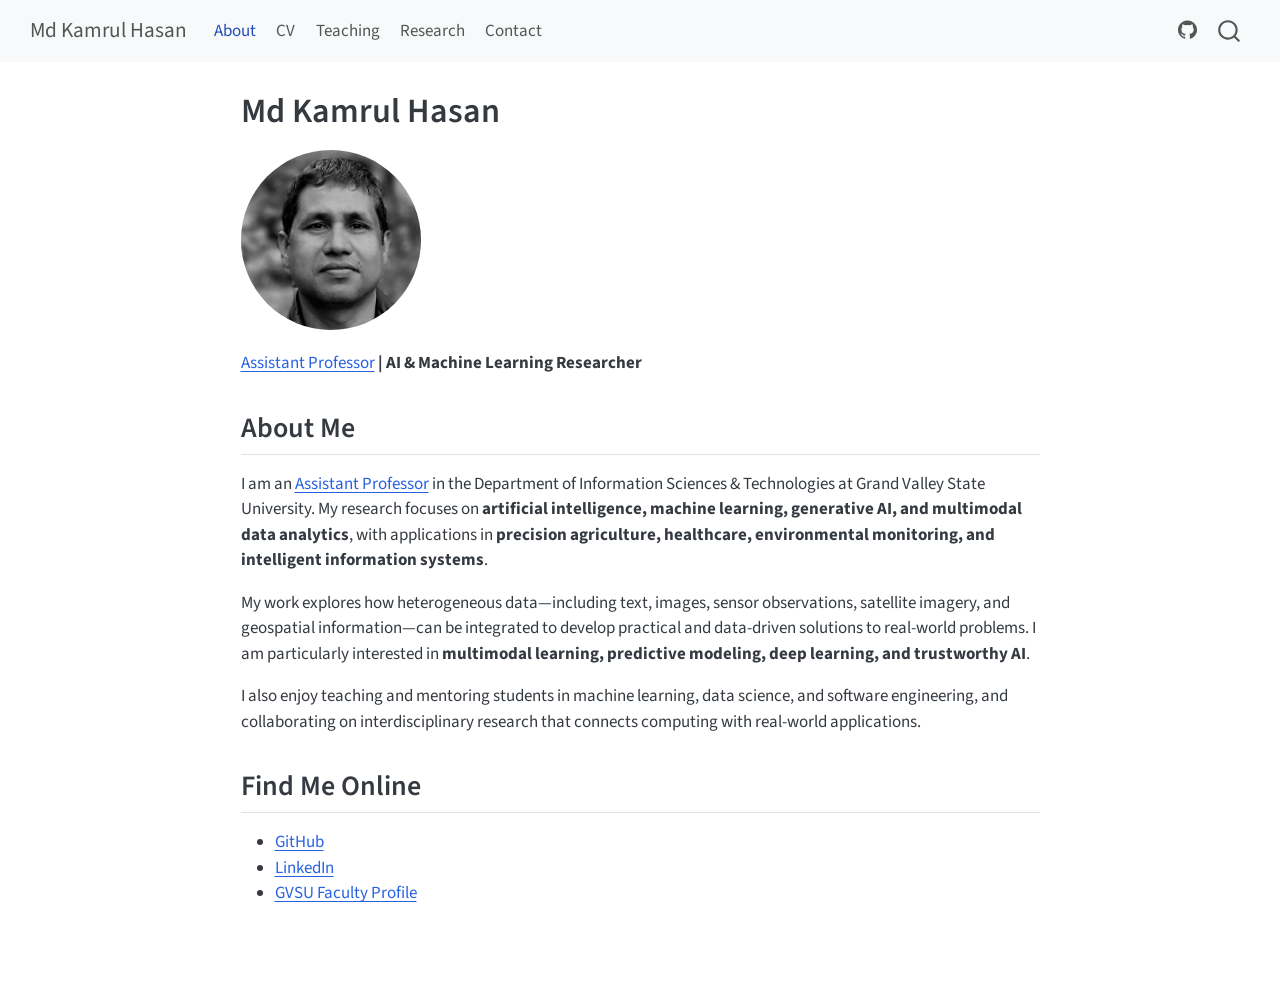
<file: index.html>
<!DOCTYPE html>
<html xmlns="http://www.w3.org/1999/xhtml" lang="en" xml:lang="en"><head>

<meta charset="utf-8">
<meta name="generator" content="quarto-1.11.9">

<meta name="viewport" content="width=device-width, initial-scale=1.0, user-scalable=yes">


<title>Md Kamrul Hasan</title>
<style>
/* Default styles provided by pandoc.
** See https://pandoc.org/MANUAL.html#variables-for-html for config info.
*/
span.smallcaps{font-variant: small-caps;}
div.columns{display: flex; gap: 1.5em;}
div.column{flex: auto;}
@media screen {
div.columns{gap: min(4vw, 1.5em);}
div.column{overflow-x: auto;}
}
div.hanging-indent{margin-left: 1.5em; text-indent: -1.5em;}
ul.task-list{list-style: none;}
ul.task-list li input[type="checkbox"] {
  width: 0.8em;
  margin: 0 0.8em 0.2em -1em; /* quarto-specific, see https://github.com/quarto-dev/quarto-cli/issues/4556 */ 
  vertical-align: middle;
}
</style>


<script src="site_libs/quarto-nav/quarto-nav.js"></script>
<script src="site_libs/quarto-nav/headroom.min.js"></script>
<script src="site_libs/clipboard/clipboard.min.js"></script>
<script src="site_libs/quarto-search/autocomplete.umd.js"></script>
<script src="site_libs/quarto-search/fuse.min.js"></script>
<script src="site_libs/quarto-search/quarto-search.js"></script>
<meta name="quarto:offset" content="./">
<script src="site_libs/quarto-html/quarto.js" type="module"></script>
<script src="site_libs/quarto-html/tabsets/tabsets.js" type="module"></script>
<script src="site_libs/quarto-html/scrollable-regions/scrollable-regions.js" type="module"></script>
<script src="site_libs/quarto-html/popper.min.js"></script>
<script src="site_libs/quarto-html/tippy.umd.min.js"></script>
<script src="site_libs/quarto-html/anchor.min.js"></script>
<link href="site_libs/quarto-html/tippy.css" rel="stylesheet">
<link href="site_libs/quarto-html/quarto-syntax-highlighting-63b5708e65d6cd79cd7618c58d0c21e7.css" rel="stylesheet" id="quarto-text-highlighting-styles">
<script src="site_libs/bootstrap/bootstrap.min.js"></script>
<link href="site_libs/bootstrap/bootstrap-icons.css" rel="stylesheet">
<link href="site_libs/bootstrap/bootstrap-cb61c712ca1a7fe70a83faed8e4da2d7.min.css" rel="stylesheet" append-hash="true" id="quarto-bootstrap" data-mode="light">
<script id="quarto-search-options" type="application/json">{
  "location": "navbar",
  "copy-button": false,
  "collapse-after": 3,
  "panel-placement": "end",
  "type": "overlay",
  "limit": 50,
  "keyboard-shortcut": [
    "f",
    "/",
    "s"
  ],
  "show-item-context": false,
  "language": {
    "search-no-results-text": "No results",
    "search-matching-documents-text": "matching documents",
    "search-copy-link-title": "Copy link to search",
    "search-hide-matches-text": "Hide additional matches",
    "search-more-match-text": "more match in this document",
    "search-more-matches-text": "more matches in this document",
    "search-clear-button-title": "Clear",
    "search-text-placeholder": "",
    "search-detached-cancel-button-title": "Cancel",
    "search-submit-button-title": "Submit",
    "search-label": "Search"
  }
}</script>


<link rel="stylesheet" href="styles.css">
</head>

<body class="nav-fixed fullcontent quarto-light"><a id="quarto-skip-link" class="visually-hidden-focusable" href="#quarto-document-content">Skip to main content</a>

<div id="quarto-search-results"></div>
  <header id="quarto-header" class="headroom fixed-top">
    <nav class="navbar navbar-expand-lg " data-bs-theme="dark" aria-label="Site">
      <div class="navbar-container container-fluid">
      <div class="navbar-brand-container mx-auto">
    <a class="navbar-brand" href="./index.html">
    <span class="navbar-title">Md Kamrul Hasan</span>
    </a>
  </div>
          <button class="navbar-toggler" type="button" data-bs-toggle="collapse" data-bs-target="#navbarCollapse" aria-controls="navbarCollapse" aria-expanded="false" aria-label="Toggle navigation" onclick="if (window.quartoToggleHeadroom) { window.quartoToggleHeadroom(); }">
  <span class="navbar-toggler-icon"></span>
</button>
          <div class="collapse navbar-collapse" id="navbarCollapse">
            <ul class="navbar-nav navbar-nav-scroll me-auto">
  <li class="nav-item">
    <a class="nav-link active" href="./index.html" aria-current="page"> 
<span class="menu-text">About</span></a>
  </li>  
  <li class="nav-item">
    <a class="nav-link" href="./cv.html"> 
<span class="menu-text">CV</span></a>
  </li>  
  <li class="nav-item">
    <a class="nav-link" href="./teaching.html"> 
<span class="menu-text">Teaching</span></a>
  </li>  
  <li class="nav-item">
    <a class="nav-link" href="./research/index.html"> 
<span class="menu-text">Research</span></a>
  </li>  
  <li class="nav-item">
    <a class="nav-link" href="./contact.html"> 
<span class="menu-text">Contact</span></a>
  </li>  
</ul>
            <ul class="navbar-nav navbar-nav-scroll ms-auto">
  <li class="nav-item compact">
    <a class="nav-link" href="https://github.com/mdkamrulhasan"> <i class="bi bi-github" role="img" aria-label="GitHub profile">
</i> 
<span class="menu-text"></span></a>
  </li>  
</ul>
          </div> <!-- /navcollapse -->
            <div class="quarto-navbar-tools">
</div>
            <div id="quarto-search" class="" title="Search"></div>
      </div> <!-- /container-fluid -->
    </nav>
</header>
<!-- content -->
<div id="quarto-content" class="quarto-container page-columns page-rows-contents page-layout-article page-navbar">
<!-- sidebar -->
<!-- margin-sidebar -->
    
<!-- main -->
<main class="content" id="quarto-document-content" tabindex="-1">

<header id="title-block-header" class="quarto-title-block default">
<div class="quarto-title">
<h1 class="title">Md Kamrul Hasan</h1>
</div>



<div class="quarto-title-meta">

    
  
    
  </div>
  


</header>


<p><img src="images/profile.jpg" class="profile-portrait" alt="Black-and-white portrait of Md Kamrul Hasan"></p>
<p><strong><a href="https://www.gvsu.edu/computing/hasan-kamrul-56">Assistant Professor</a> | AI &amp; Machine Learning Researcher</strong></p>
<section id="about-me" class="level2">
<h2 class="anchored" data-anchor-id="about-me">About Me</h2>
<p>I am an <a href="https://www.gvsu.edu/computing/hasan-kamrul-56">Assistant Professor</a> in the Department of Information Sciences &amp; Technologies at Grand Valley State University. My research focuses on <strong>artificial intelligence, machine learning, generative AI, and multimodal data analytics</strong>, with applications in <strong>precision agriculture, healthcare, environmental monitoring, and intelligent information systems</strong>.</p>
<p>My work explores how heterogeneous data—including text, images, sensor observations, satellite imagery, and geospatial information—can be integrated to develop practical and data-driven solutions to real-world problems. I am particularly interested in <strong>multimodal learning, predictive modeling, deep learning, and trustworthy AI</strong>.</p>
<p>I also enjoy teaching and mentoring students in machine learning, data science, and software engineering, and collaborating on interdisciplinary research that connects computing with real-world applications.</p>
</section>
<section id="find-me-online" class="level2">
<h2 class="anchored" data-anchor-id="find-me-online">Find Me Online</h2>
<ul>
<li><a href="https://github.com/mdkamrulhasan">GitHub</a></li>
<li><a href="https://www.linkedin.com/in/kamrul-hasan-ph-d-696b9365/">LinkedIn</a></li>
<li><a href="https://www.gvsu.edu/computing/hasan-kamrul-56">GVSU Faculty Profile</a></li>
</ul>


</section>

</main> <!-- /main -->
<script id="quarto-html-after-body" type="application/javascript">
  window.document.addEventListener("DOMContentLoaded", function (event) {
    const icon = "";
    const anchorJS = new window.AnchorJS();
    anchorJS.options = {
      placement: 'right',
      icon: icon
    };
    anchorJS.add('.anchored');
    const isCodeAnnotation = (el) => {
      for (const clz of el.classList) {
        if (clz.startsWith('code-annotation-')) {                     
          return true;
        }
      }
      return false;
    }
    const onCopySuccess = function(e) {
      // button target
      const button = e.trigger;
      // don't keep focus
      button.blur();
      // flash "checked"
      button.classList.add('code-copy-button-checked');
      var currentTitle = button.getAttribute("title");
      button.setAttribute("title", "Copied!");
      let tooltip;
      if (window.bootstrap) {
        button.setAttribute("data-bs-toggle", "tooltip");
        button.setAttribute("data-bs-placement", "left");
        button.setAttribute("data-bs-title", "Copied!");
        tooltip = new bootstrap.Tooltip(button, 
          { trigger: "manual", 
            customClass: "code-copy-button-tooltip",
            offset: [0, -8]});
        tooltip.show();    
      }
      setTimeout(function() {
        if (tooltip) {
          tooltip.hide();
          button.removeAttribute("data-bs-title");
          button.removeAttribute("data-bs-toggle");
          button.removeAttribute("data-bs-placement");
        }
        button.setAttribute("title", currentTitle);
        button.classList.remove('code-copy-button-checked');
      }, 1000);
      // clear code selection
      e.clearSelection();
    }
    const getTextToCopy = function(trigger) {
      const outerScaffold = trigger.parentElement.cloneNode(true);
      const codeEl = outerScaffold.querySelector('code');
      for (const childEl of codeEl.children) {
        if (isCodeAnnotation(childEl)) {
          childEl.remove();
        }
      }
      return codeEl.innerText;
    }
    const clipboard = new window.ClipboardJS('.code-copy-button:not([data-in-quarto-modal])', {
      text: getTextToCopy
    });
    clipboard.on('success', onCopySuccess);
    if (window.document.getElementById('quarto-embedded-source-code-modal')) {
      const clipboardModal = new window.ClipboardJS('.code-copy-button[data-in-quarto-modal]', {
        text: getTextToCopy,
        container: window.document.getElementById('quarto-embedded-source-code-modal')
      });
      clipboardModal.on('success', onCopySuccess);
    }
      var localhostRegex = new RegExp(/^(?:http|https):\/\/localhost\:?[0-9]*\//);
      var mailtoRegex = new RegExp(/^mailto:/);
        var filterRegex = new RegExp("https:\/\/mdkamrulhasan\.github\.io");
      var isInternal = (href) => {
          return filterRegex.test(href) || localhostRegex.test(href) || mailtoRegex.test(href);
      }
      // Inspect non-navigation links and adorn them if external
      window.quartoDecorateExternalLinks = function (root) {
     var links = (root || window.document).querySelectorAll('a[href]:not(.nav-link):not(.navbar-brand):not(.toc-action):not(.sidebar-link):not(.sidebar-item-toggle):not(.pagination-link):not(.no-external):not([aria-hidden]):not(.dropdown-item):not(.quarto-navigation-tool):not(.about-link)');
      for (var i=0; i<links.length; i++) {
        const link = links[i];
        if (!isInternal(link.href)) {
          // undo the damage that might have been done by quarto-nav.js in the case of
          // links that we want to consider external
          if (link.dataset.originalHref !== undefined) {
            link.href = link.dataset.originalHref;
          }
          if (!link.classList.contains('no-external-icon')) {
          }
        }
      }
      };
      window.quartoDecorateExternalLinks(window.document);
    // Esc closes the popup (WCAG 1.4.13) and focus leaving both trigger and
    // popup closes it (WCAG 2.4.11); tippy handles neither for interactive popups.
    const hideOnEscAndFocusOut = {
      name: 'hideOnEscAndFocusOut',
      defaultValue: true,
      fn(instance) {
        const dismiss = () => {
          // A show scheduled by the trigger delay would otherwise reopen it
          instance.clearDelayTimeouts();
          instance.hide();
        };
        const onKeyDown = (event) => {
          if (event.key !== 'Escape') {
            return;
          }
          // Keep Esc from also reaching page handlers (e.g. reveal.js overview),
          // except an open reveal.js slide menu, which Esc should close too.
          // The menu handles keys only when its keyboard option is on.
          const menuHandlesEsc = window.Reveal?.getPlugin?.('menu')?.isOpen() &&
            window.Reveal.getConfig().menu?.keyboard !== false;
          if (!menuHandlesEsc) {
            event.stopPropagation();
          }
          if (instance.popper.contains(window.document.activeElement)) {
            // Disabled while refocusing so the focus trigger does not reopen it
            instance.disable();
            instance.reference.focus();
            instance.enable();
          }
          dismiss();
        };
        const onFocusOut = (event) => {
          const target = event.relatedTarget;
          if (target && !instance.reference.contains(target) &&
              !instance.popper.contains(target)) {
            dismiss();
          }
        };
        // On the trigger too: a click trigger (code-annotations: select) has no
        // blur handling. Attached for the instance's lifetime so leaving the
        // trigger also cancels a show still pending on the trigger delay.
        instance.reference.addEventListener('focusout', onFocusOut);
        return {
          onShow() {
            window.document.addEventListener('keydown', onKeyDown, true);
            instance.popper.addEventListener('focusout', onFocusOut);
          },
          onHide() {
            window.document.removeEventListener('keydown', onKeyDown, true);
            instance.popper.removeEventListener('focusout', onFocusOut);
          },
          onDestroy() {
            instance.reference.removeEventListener('focusout', onFocusOut);
          },
        };
      },
    };
    function tippyHover(el, contentFn, onTriggerFn, onUntriggerFn) {
      const config = {
        allowHTML: true,
        maxWidth: 500,
        delay: 100,
        arrow: false,
        appendTo: function(el) {
            return el.parentElement;
        },
        interactive: true,
        interactiveBorder: 10,
        theme: 'quarto',
        placement: 'bottom-start',
        plugins: [hideOnEscAndFocusOut],
      };
      if (contentFn) {
        config.content = contentFn;
      }
      if (onTriggerFn) {
        config.onTrigger = onTriggerFn;
      }
      if (onUntriggerFn) {
        config.onUntrigger = onUntriggerFn;
      }
      window.tippy(el, config); 
    }
    const noterefs = window.document.querySelectorAll('a[role="doc-noteref"]');
    for (var i=0; i<noterefs.length; i++) {
      const ref = noterefs[i];
      tippyHover(ref, function() {
        // use id or data attribute instead here
        let href = ref.getAttribute('data-footnote-href') || ref.getAttribute('href');
        try { href = new URL(href).hash; } catch {}
        const id = href.replace(/^#\/?/, "");
        const note = window.document.getElementById(id);
        if (note) {
          return note.innerHTML;
        } else {
          return "";
        }
      });
    }
    const xrefs = window.document.querySelectorAll('a.quarto-xref');
    const processXRef = (id, note) => {
      // Strip column container classes
      const stripColumnClz = (el) => {
        el.classList.remove("page-full", "page-columns");
        if (el.children) {
          for (const child of el.children) {
            stripColumnClz(child);
          }
        }
      }
      stripColumnClz(note)
      if (id === null || id.startsWith('sec-')) {
        // Special case sections, only their first couple elements
        const container = document.createElement("div");
        if (note.children && note.children.length > 2) {
          container.appendChild(note.children[0].cloneNode(true));
          for (let i = 1; i < note.children.length; i++) {
            const child = note.children[i];
            if (child.tagName === "P" && child.innerText === "") {
              continue;
            } else {
              container.appendChild(child.cloneNode(true));
              break;
            }
          }
          if (window.Quarto?.typesetMath) {
            window.Quarto.typesetMath(container);
          }
          return container.innerHTML
        } else {
          if (window.Quarto?.typesetMath) {
            window.Quarto.typesetMath(note);
          }
          return note.innerHTML;
        }
      } else {
        // Remove any anchor links if they are present
        const anchorLink = note.querySelector('a.anchorjs-link');
        if (anchorLink) {
          anchorLink.remove();
        }
        if (window.Quarto?.typesetMath) {
          window.Quarto.typesetMath(note);
        }
        if (note.classList.contains("callout")) {
          return note.outerHTML;
        } else {
          return note.innerHTML;
        }
      }
    }
    for (var i=0; i<xrefs.length; i++) {
      const xref = xrefs[i];
      tippyHover(xref, undefined, function(instance) {
        instance.disable();
        let url = xref.getAttribute('href');
        let hash = undefined; 
        if (url.startsWith('#')) {
          hash = url;
        } else {
          try { hash = new URL(url).hash; } catch {}
        }
        if (hash) {
          const id = hash.replace(/^#\/?/, "");
          const note = window.document.getElementById(id);
          if (note !== null) {
            try {
              const html = processXRef(id, note.cloneNode(true));
              instance.setContent(html);
            } finally {
              instance.enable();
              instance.show();
            }
          } else {
            // See if we can fetch this
            fetch(url.split('#')[0])
            .then(res => res.text())
            .then(html => {
              const parser = new DOMParser();
              const htmlDoc = parser.parseFromString(html, "text/html");
              const note = htmlDoc.getElementById(id);
              if (note !== null) {
                const html = processXRef(id, note);
                instance.setContent(html);
              } 
            }).finally(() => {
              instance.enable();
              instance.show();
            });
          }
        } else {
          // See if we can fetch a full url (with no hash to target)
          // This is a special case and we should probably do some content thinning / targeting
          fetch(url)
          .then(res => res.text())
          .then(html => {
            const parser = new DOMParser();
            const htmlDoc = parser.parseFromString(html, "text/html");
            const note = htmlDoc.querySelector('main.content');
            if (note !== null) {
              // This should only happen for chapter cross references
              // (since there is no id in the URL)
              // remove the first header
              if (note.children.length > 0 && note.children[0].tagName === "HEADER") {
                note.children[0].remove();
              }
              const html = processXRef(null, note);
              instance.setContent(html);
            } 
          }).finally(() => {
            instance.enable();
            instance.show();
          });
        }
      }, function(instance) {
      });
    }
        let selectedAnnoteEl;
        const selectorForAnnotation = ( cell, annotation) => {
          let cellAttr = 'data-code-cell="' + cell + '"';
          let lineAttr = 'data-code-annotation="' +  annotation + '"';
          const selector = 'span[' + cellAttr + '][' + lineAttr + ']';
          return selector;
        }
        const selectCodeLines = (annoteEl) => {
          const doc = window.document;
          const targetCell = annoteEl.getAttribute("data-target-cell");
          const targetAnnotation = annoteEl.getAttribute("data-target-annotation");
          const annoteSpan = window.document.querySelector(selectorForAnnotation(targetCell, targetAnnotation));
          const lines = annoteSpan.getAttribute("data-code-lines").split(",");
          const lineIds = lines.map((line) => {
            return targetCell + "-" + line;
          })
          // Each band is positioned against its own containing block, which is
          // not the offsetParent of the lines, so place it from client rects.
          const placeBand = (band, firstEl, lastEl, codeBlock) => {
            const container = band.offsetParent;
            if (container === null) {
              return;
            }
            const containerRect = container.getBoundingClientRect();
            // Reveal.js scales slides with a transform, so convert client
            // pixels back to the CSS pixels of the container.
            const scale = containerRect.height / container.offsetHeight || 1;
            const firstRect = firstEl.getBoundingClientRect();
            const lastRect = lastEl.getBoundingClientRect();
            const top = (firstRect.top - containerRect.top) / scale - container.clientTop + container.scrollTop;
            const height = (lastRect.bottom - firstRect.top) / scale;
            band.style.top = top - 2 + "px";
            band.style.height = height + 4 + "px";
            if (codeBlock) {
              // Without the copy button wrapper, the containing block is wider
              // than the code block, so span the code block explicitly.
              const blockRect = codeBlock.getBoundingClientRect();
              band.style.left = (blockRect.left - containerRect.left) / scale - container.clientLeft + container.scrollLeft + "px";
              band.style.width = blockRect.width / scale + "px";
            }
          };
          if (lineIds.length > 0) {
            const el = window.document.getElementById(lineIds[0]);
            const lastEl = window.document.getElementById(lineIds[lineIds.length - 1]);
            const parent = el.parentElement.parentElement;
            // cook up a div (if necessary) and position it
            let div = window.document.getElementById("code-annotation-line-highlight");
            if (div === null) {
              div = window.document.createElement("div");
              div.setAttribute("id", "code-annotation-line-highlight");
              div.style.position = 'absolute';
              parent.appendChild(div);
            }
            placeBand(div, el, lastEl, parent.closest("div.sourceCode") || parent);
            let gutterDiv = window.document.getElementById("code-annotation-line-highlight-gutter");
            if (gutterDiv === null) {
              gutterDiv = window.document.createElement("div");
              gutterDiv.setAttribute("id", "code-annotation-line-highlight-gutter");
              gutterDiv.style.position = 'absolute';
              const codeCell = window.document.getElementById(targetCell);
              const gutter = codeCell.querySelector('.code-annotation-gutter');
              gutter.appendChild(gutterDiv);
            }
            placeBand(gutterDiv, el, lastEl);
            selectedAnnoteEl = annoteEl;
          }
        };
        const unselectCodeLines = () => {
          const elementsIds = ["code-annotation-line-highlight", "code-annotation-line-highlight-gutter"];
          elementsIds.forEach((elId) => {
            const div = window.document.getElementById(elId);
            if (div) {
              div.remove();
            }
          });
          selectedAnnoteEl = undefined;
        };
          // Handle positioning of the toggle
      window.addEventListener(
        "resize",
        throttle(() => {
          elRect = undefined;
          if (selectedAnnoteEl) {
            selectCodeLines(selectedAnnoteEl);
          }
        }, 10)
      );
      function throttle(fn, ms) {
      let throttle = false;
      let timer;
        return (...args) => {
          if(!throttle) { // first call gets through
              fn.apply(this, args);
              throttle = true;
          } else { // all the others get throttled
              if(timer) clearTimeout(timer); // cancel #2
              timer = setTimeout(() => {
                fn.apply(this, args);
                timer = throttle = false;
              }, ms);
          }
        };
      }
        // Attach click handler to the DT
        const annoteDls = window.document.querySelectorAll('dt[data-target-cell]');
        for (const annoteDlNode of annoteDls) {
          annoteDlNode.addEventListener('click', (event) => {
            const clickedEl = event.target;
            if (clickedEl !== selectedAnnoteEl) {
              unselectCodeLines();
              const activeEl = window.document.querySelector('dt[data-target-cell].code-annotation-active');
              if (activeEl) {
                activeEl.classList.remove('code-annotation-active');
              }
              selectCodeLines(clickedEl);
              clickedEl.classList.add('code-annotation-active');
            } else {
              // Unselect the line
              unselectCodeLines();
              clickedEl.classList.remove('code-annotation-active');
            }
          });
        }
    const findCites = (el) => {
      const parentEl = el.parentElement;
      if (parentEl) {
        const cites = parentEl.dataset.cites;
        if (cites) {
          return {
            el,
            cites: cites.split(' ')
          };
        } else {
          return findCites(el.parentElement)
        }
      } else {
        return undefined;
      }
    };
    var bibliorefs = window.document.querySelectorAll('a[role="doc-biblioref"]');
    for (var i=0; i<bibliorefs.length; i++) {
      const ref = bibliorefs[i];
      const citeInfo = findCites(ref);
      if (citeInfo) {
        tippyHover(citeInfo.el, function() {
          var popup = window.document.createElement('div');
          citeInfo.cites.forEach(function(cite) {
            var citeDiv = window.document.createElement('div');
            citeDiv.classList.add('hanging-indent');
            citeDiv.classList.add('csl-entry');
            var biblioDiv = window.document.getElementById('ref-' + cite);
            if (biblioDiv) {
              citeDiv.innerHTML = biblioDiv.innerHTML;
            }
            popup.appendChild(citeDiv);
          });
          return popup.innerHTML;
        });
      }
    }
  });
  </script>
  <script type="application/javascript">
  window.quartoScrollableRegionsLabels = {"code":"Scrollable code","output":"Scrollable output"};
  </script>
</div> <!-- /content -->




</body></html>
</file>
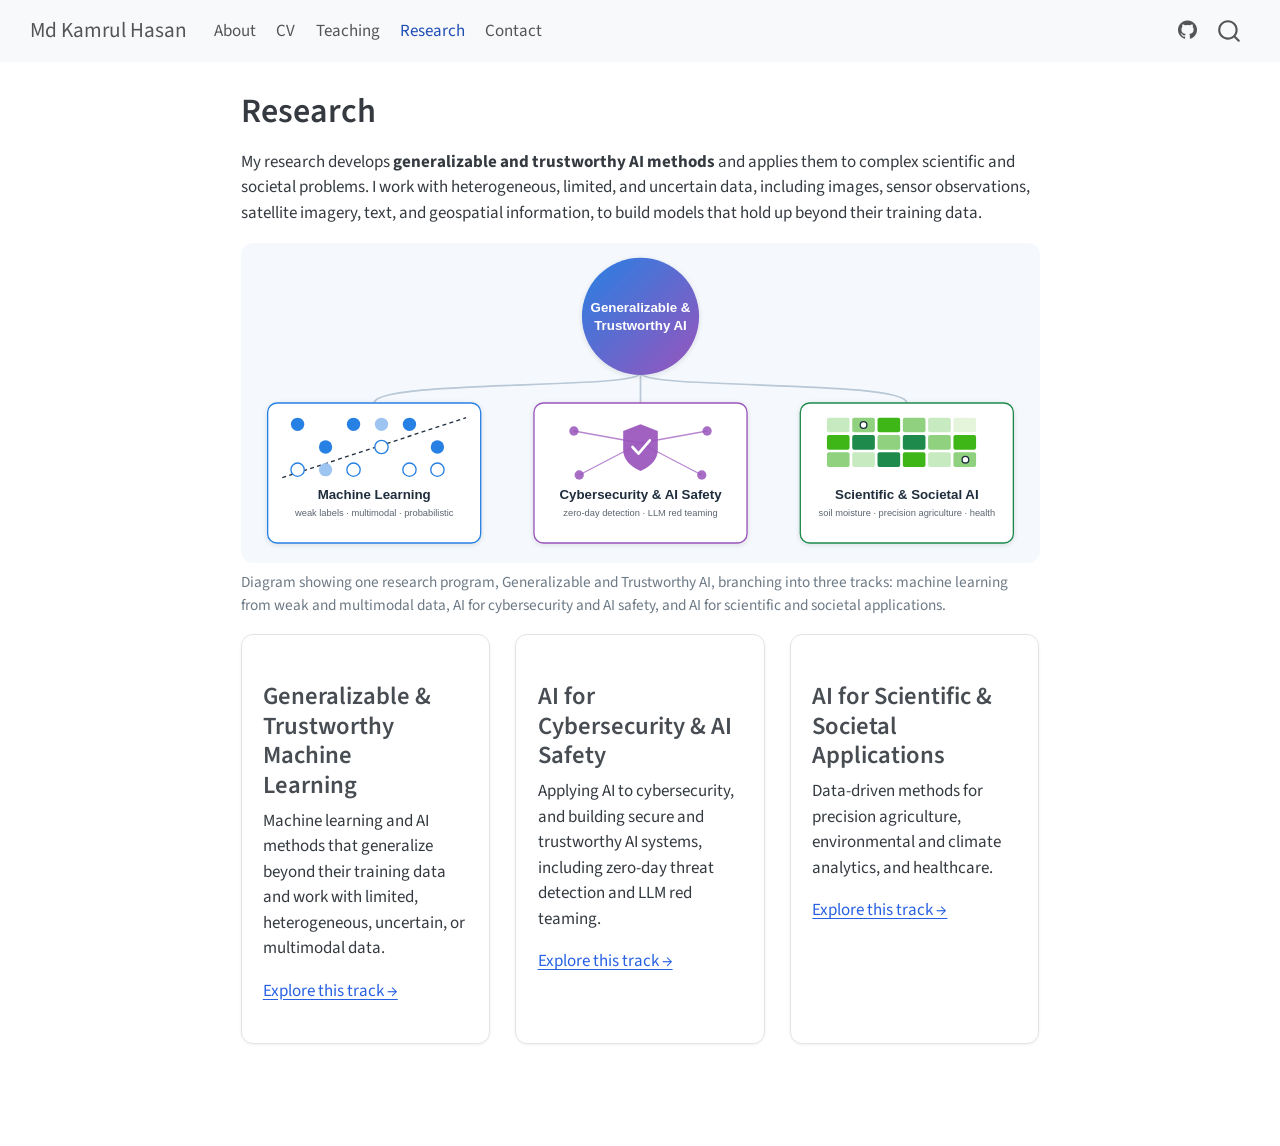
<file: research/index.html>
<!DOCTYPE html>
<html xmlns="http://www.w3.org/1999/xhtml" lang="en" xml:lang="en"><head>

<meta charset="utf-8">
<meta name="generator" content="quarto-1.11.9">

<meta name="viewport" content="width=device-width, initial-scale=1.0, user-scalable=yes">


<title>Research – Md Kamrul Hasan</title>
<style>
/* Default styles provided by pandoc.
** See https://pandoc.org/MANUAL.html#variables-for-html for config info.
*/
span.smallcaps{font-variant: small-caps;}
div.columns{display: flex; gap: 1.5em;}
div.column{flex: auto;}
@media screen {
div.columns{gap: min(4vw, 1.5em);}
div.column{overflow-x: auto;}
}
div.hanging-indent{margin-left: 1.5em; text-indent: -1.5em;}
ul.task-list{list-style: none;}
ul.task-list li input[type="checkbox"] {
  width: 0.8em;
  margin: 0 0.8em 0.2em -1em; /* quarto-specific, see https://github.com/quarto-dev/quarto-cli/issues/4556 */ 
  vertical-align: middle;
}
</style>


<script src="../site_libs/quarto-nav/quarto-nav.js"></script>
<script src="../site_libs/quarto-nav/headroom.min.js"></script>
<script src="../site_libs/clipboard/clipboard.min.js"></script>
<script src="../site_libs/quarto-search/autocomplete.umd.js"></script>
<script src="../site_libs/quarto-search/fuse.min.js"></script>
<script src="../site_libs/quarto-search/quarto-search.js"></script>
<meta name="quarto:offset" content="../">
<script src="../site_libs/quarto-html/quarto.js" type="module"></script>
<script src="../site_libs/quarto-html/tabsets/tabsets.js" type="module"></script>
<script src="../site_libs/quarto-html/scrollable-regions/scrollable-regions.js" type="module"></script>
<script src="../site_libs/quarto-html/popper.min.js"></script>
<script src="../site_libs/quarto-html/tippy.umd.min.js"></script>
<script src="../site_libs/quarto-html/anchor.min.js"></script>
<link href="../site_libs/quarto-html/tippy.css" rel="stylesheet">
<link href="../site_libs/quarto-html/quarto-syntax-highlighting-63b5708e65d6cd79cd7618c58d0c21e7.css" rel="stylesheet" id="quarto-text-highlighting-styles">
<script src="../site_libs/bootstrap/bootstrap.min.js"></script>
<link href="../site_libs/bootstrap/bootstrap-icons.css" rel="stylesheet">
<link href="../site_libs/bootstrap/bootstrap-cb61c712ca1a7fe70a83faed8e4da2d7.min.css" rel="stylesheet" append-hash="true" id="quarto-bootstrap" data-mode="light">
<script id="quarto-search-options" type="application/json">{
  "location": "navbar",
  "copy-button": false,
  "collapse-after": 3,
  "panel-placement": "end",
  "type": "overlay",
  "limit": 50,
  "keyboard-shortcut": [
    "f",
    "/",
    "s"
  ],
  "show-item-context": false,
  "language": {
    "search-no-results-text": "No results",
    "search-matching-documents-text": "matching documents",
    "search-copy-link-title": "Copy link to search",
    "search-hide-matches-text": "Hide additional matches",
    "search-more-match-text": "more match in this document",
    "search-more-matches-text": "more matches in this document",
    "search-clear-button-title": "Clear",
    "search-text-placeholder": "",
    "search-detached-cancel-button-title": "Cancel",
    "search-submit-button-title": "Submit",
    "search-label": "Search"
  }
}</script>


<link rel="stylesheet" href="../styles.css">
</head>

<body class="nav-fixed fullcontent quarto-light"><a id="quarto-skip-link" class="visually-hidden-focusable" href="#quarto-document-content">Skip to main content</a>

<div id="quarto-search-results"></div>
  <header id="quarto-header" class="headroom fixed-top">
    <nav class="navbar navbar-expand-lg " data-bs-theme="dark" aria-label="Site">
      <div class="navbar-container container-fluid">
      <div class="navbar-brand-container mx-auto">
    <a class="navbar-brand" href="../index.html">
    <span class="navbar-title">Md Kamrul Hasan</span>
    </a>
  </div>
          <button class="navbar-toggler" type="button" data-bs-toggle="collapse" data-bs-target="#navbarCollapse" aria-controls="navbarCollapse" aria-expanded="false" aria-label="Toggle navigation" onclick="if (window.quartoToggleHeadroom) { window.quartoToggleHeadroom(); }">
  <span class="navbar-toggler-icon"></span>
</button>
          <div class="collapse navbar-collapse" id="navbarCollapse">
            <ul class="navbar-nav navbar-nav-scroll me-auto">
  <li class="nav-item">
    <a class="nav-link" href="../index.html"> 
<span class="menu-text">About</span></a>
  </li>  
  <li class="nav-item">
    <a class="nav-link" href="../cv.html"> 
<span class="menu-text">CV</span></a>
  </li>  
  <li class="nav-item">
    <a class="nav-link" href="../teaching.html"> 
<span class="menu-text">Teaching</span></a>
  </li>  
  <li class="nav-item">
    <a class="nav-link active" href="../research/index.html" aria-current="page"> 
<span class="menu-text">Research</span></a>
  </li>  
  <li class="nav-item">
    <a class="nav-link" href="../contact.html"> 
<span class="menu-text">Contact</span></a>
  </li>  
</ul>
            <ul class="navbar-nav navbar-nav-scroll ms-auto">
  <li class="nav-item compact">
    <a class="nav-link" href="https://github.com/mdkamrulhasan"> <i class="bi bi-github" role="img" aria-label="GitHub profile">
</i> 
<span class="menu-text"></span></a>
  </li>  
</ul>
          </div> <!-- /navcollapse -->
            <div class="quarto-navbar-tools">
</div>
            <div id="quarto-search" class="" title="Search"></div>
      </div> <!-- /container-fluid -->
    </nav>
</header>
<!-- content -->
<div id="quarto-content" class="quarto-container page-columns page-rows-contents page-layout-article page-navbar">
<!-- sidebar -->
<!-- margin-sidebar -->
    
<!-- main -->
<main class="content" id="quarto-document-content" tabindex="-1">

<header id="title-block-header" class="quarto-title-block default">
<div class="quarto-title">
<h1 class="title">Research</h1>
</div>



<div class="quarto-title-meta">

    
  
    
  </div>
  


</header>


<p>My research develops <strong>generalizable and trustworthy AI methods</strong> and applies them to complex scientific and societal problems. I work with heterogeneous, limited, and uncertain data, including images, sensor observations, satellite imagery, text, and geospatial information, to build models that hold up beyond their training data.</p>
<div class="quarto-figure quarto-figure-center">
<figure class="figure">
<p><img src="../images/research/research-overview.svg" class="img-fluid figure-img" style="width:100.0%"></p>
<figcaption>Diagram showing one research program, Generalizable and Trustworthy AI, branching into three tracks: machine learning from weak and multimodal data, AI for cybersecurity and AI safety, and AI for scientific and societal applications.</figcaption>
</figure>
</div>
<div class="grid">
<section id="generalizable-trustworthy-machine-learning" class="level3 g-col-12 g-col-md-4 research-card">
<h3 class="anchored" data-anchor-id="generalizable-trustworthy-machine-learning">Generalizable &amp; Trustworthy Machine Learning</h3>
<p>Machine learning and AI methods that generalize beyond their training data and work with limited, heterogeneous, uncertain, or multimodal data.</p>
<p><a href="../research/ml.html">Explore this track →</a></p>
</section>
<section id="ai-for-cybersecurity-ai-safety" class="level3 g-col-12 g-col-md-4 research-card">
<h3 class="anchored" data-anchor-id="ai-for-cybersecurity-ai-safety">AI for Cybersecurity &amp; AI Safety</h3>
<p>Applying AI to cybersecurity, and building secure and trustworthy AI systems, including zero-day threat detection and LLM red teaming.</p>
<p><a href="../research/cybersecurity.html">Explore this track →</a></p>
</section>
<section id="ai-for-scientific-societal-applications" class="level3 g-col-12 g-col-md-4 research-card">
<h3 class="anchored" data-anchor-id="ai-for-scientific-societal-applications">AI for Scientific &amp; Societal Applications</h3>
<p>Data-driven methods for precision agriculture, environmental and climate analytics, and healthcare.</p>
<p><a href="../research/applications.html">Explore this track →</a></p>
</section>
</div>



</main> <!-- /main -->
<script id="quarto-html-after-body" type="application/javascript">
  window.document.addEventListener("DOMContentLoaded", function (event) {
    const icon = "";
    const anchorJS = new window.AnchorJS();
    anchorJS.options = {
      placement: 'right',
      icon: icon
    };
    anchorJS.add('.anchored');
    const isCodeAnnotation = (el) => {
      for (const clz of el.classList) {
        if (clz.startsWith('code-annotation-')) {                     
          return true;
        }
      }
      return false;
    }
    const onCopySuccess = function(e) {
      // button target
      const button = e.trigger;
      // don't keep focus
      button.blur();
      // flash "checked"
      button.classList.add('code-copy-button-checked');
      var currentTitle = button.getAttribute("title");
      button.setAttribute("title", "Copied!");
      let tooltip;
      if (window.bootstrap) {
        button.setAttribute("data-bs-toggle", "tooltip");
        button.setAttribute("data-bs-placement", "left");
        button.setAttribute("data-bs-title", "Copied!");
        tooltip = new bootstrap.Tooltip(button, 
          { trigger: "manual", 
            customClass: "code-copy-button-tooltip",
            offset: [0, -8]});
        tooltip.show();    
      }
      setTimeout(function() {
        if (tooltip) {
          tooltip.hide();
          button.removeAttribute("data-bs-title");
          button.removeAttribute("data-bs-toggle");
          button.removeAttribute("data-bs-placement");
        }
        button.setAttribute("title", currentTitle);
        button.classList.remove('code-copy-button-checked');
      }, 1000);
      // clear code selection
      e.clearSelection();
    }
    const getTextToCopy = function(trigger) {
      const outerScaffold = trigger.parentElement.cloneNode(true);
      const codeEl = outerScaffold.querySelector('code');
      for (const childEl of codeEl.children) {
        if (isCodeAnnotation(childEl)) {
          childEl.remove();
        }
      }
      return codeEl.innerText;
    }
    const clipboard = new window.ClipboardJS('.code-copy-button:not([data-in-quarto-modal])', {
      text: getTextToCopy
    });
    clipboard.on('success', onCopySuccess);
    if (window.document.getElementById('quarto-embedded-source-code-modal')) {
      const clipboardModal = new window.ClipboardJS('.code-copy-button[data-in-quarto-modal]', {
        text: getTextToCopy,
        container: window.document.getElementById('quarto-embedded-source-code-modal')
      });
      clipboardModal.on('success', onCopySuccess);
    }
      var localhostRegex = new RegExp(/^(?:http|https):\/\/localhost\:?[0-9]*\//);
      var mailtoRegex = new RegExp(/^mailto:/);
        var filterRegex = new RegExp("https:\/\/mdkamrulhasan\.github\.io");
      var isInternal = (href) => {
          return filterRegex.test(href) || localhostRegex.test(href) || mailtoRegex.test(href);
      }
      // Inspect non-navigation links and adorn them if external
      window.quartoDecorateExternalLinks = function (root) {
     var links = (root || window.document).querySelectorAll('a[href]:not(.nav-link):not(.navbar-brand):not(.toc-action):not(.sidebar-link):not(.sidebar-item-toggle):not(.pagination-link):not(.no-external):not([aria-hidden]):not(.dropdown-item):not(.quarto-navigation-tool):not(.about-link)');
      for (var i=0; i<links.length; i++) {
        const link = links[i];
        if (!isInternal(link.href)) {
          // undo the damage that might have been done by quarto-nav.js in the case of
          // links that we want to consider external
          if (link.dataset.originalHref !== undefined) {
            link.href = link.dataset.originalHref;
          }
          if (!link.classList.contains('no-external-icon')) {
          }
        }
      }
      };
      window.quartoDecorateExternalLinks(window.document);
    // Esc closes the popup (WCAG 1.4.13) and focus leaving both trigger and
    // popup closes it (WCAG 2.4.11); tippy handles neither for interactive popups.
    const hideOnEscAndFocusOut = {
      name: 'hideOnEscAndFocusOut',
      defaultValue: true,
      fn(instance) {
        const dismiss = () => {
          // A show scheduled by the trigger delay would otherwise reopen it
          instance.clearDelayTimeouts();
          instance.hide();
        };
        const onKeyDown = (event) => {
          if (event.key !== 'Escape') {
            return;
          }
          // Keep Esc from also reaching page handlers (e.g. reveal.js overview),
          // except an open reveal.js slide menu, which Esc should close too.
          // The menu handles keys only when its keyboard option is on.
          const menuHandlesEsc = window.Reveal?.getPlugin?.('menu')?.isOpen() &&
            window.Reveal.getConfig().menu?.keyboard !== false;
          if (!menuHandlesEsc) {
            event.stopPropagation();
          }
          if (instance.popper.contains(window.document.activeElement)) {
            // Disabled while refocusing so the focus trigger does not reopen it
            instance.disable();
            instance.reference.focus();
            instance.enable();
          }
          dismiss();
        };
        const onFocusOut = (event) => {
          const target = event.relatedTarget;
          if (target && !instance.reference.contains(target) &&
              !instance.popper.contains(target)) {
            dismiss();
          }
        };
        // On the trigger too: a click trigger (code-annotations: select) has no
        // blur handling. Attached for the instance's lifetime so leaving the
        // trigger also cancels a show still pending on the trigger delay.
        instance.reference.addEventListener('focusout', onFocusOut);
        return {
          onShow() {
            window.document.addEventListener('keydown', onKeyDown, true);
            instance.popper.addEventListener('focusout', onFocusOut);
          },
          onHide() {
            window.document.removeEventListener('keydown', onKeyDown, true);
            instance.popper.removeEventListener('focusout', onFocusOut);
          },
          onDestroy() {
            instance.reference.removeEventListener('focusout', onFocusOut);
          },
        };
      },
    };
    function tippyHover(el, contentFn, onTriggerFn, onUntriggerFn) {
      const config = {
        allowHTML: true,
        maxWidth: 500,
        delay: 100,
        arrow: false,
        appendTo: function(el) {
            return el.parentElement;
        },
        interactive: true,
        interactiveBorder: 10,
        theme: 'quarto',
        placement: 'bottom-start',
        plugins: [hideOnEscAndFocusOut],
      };
      if (contentFn) {
        config.content = contentFn;
      }
      if (onTriggerFn) {
        config.onTrigger = onTriggerFn;
      }
      if (onUntriggerFn) {
        config.onUntrigger = onUntriggerFn;
      }
      window.tippy(el, config); 
    }
    const noterefs = window.document.querySelectorAll('a[role="doc-noteref"]');
    for (var i=0; i<noterefs.length; i++) {
      const ref = noterefs[i];
      tippyHover(ref, function() {
        // use id or data attribute instead here
        let href = ref.getAttribute('data-footnote-href') || ref.getAttribute('href');
        try { href = new URL(href).hash; } catch {}
        const id = href.replace(/^#\/?/, "");
        const note = window.document.getElementById(id);
        if (note) {
          return note.innerHTML;
        } else {
          return "";
        }
      });
    }
    const xrefs = window.document.querySelectorAll('a.quarto-xref');
    const processXRef = (id, note) => {
      // Strip column container classes
      const stripColumnClz = (el) => {
        el.classList.remove("page-full", "page-columns");
        if (el.children) {
          for (const child of el.children) {
            stripColumnClz(child);
          }
        }
      }
      stripColumnClz(note)
      if (id === null || id.startsWith('sec-')) {
        // Special case sections, only their first couple elements
        const container = document.createElement("div");
        if (note.children && note.children.length > 2) {
          container.appendChild(note.children[0].cloneNode(true));
          for (let i = 1; i < note.children.length; i++) {
            const child = note.children[i];
            if (child.tagName === "P" && child.innerText === "") {
              continue;
            } else {
              container.appendChild(child.cloneNode(true));
              break;
            }
          }
          if (window.Quarto?.typesetMath) {
            window.Quarto.typesetMath(container);
          }
          return container.innerHTML
        } else {
          if (window.Quarto?.typesetMath) {
            window.Quarto.typesetMath(note);
          }
          return note.innerHTML;
        }
      } else {
        // Remove any anchor links if they are present
        const anchorLink = note.querySelector('a.anchorjs-link');
        if (anchorLink) {
          anchorLink.remove();
        }
        if (window.Quarto?.typesetMath) {
          window.Quarto.typesetMath(note);
        }
        if (note.classList.contains("callout")) {
          return note.outerHTML;
        } else {
          return note.innerHTML;
        }
      }
    }
    for (var i=0; i<xrefs.length; i++) {
      const xref = xrefs[i];
      tippyHover(xref, undefined, function(instance) {
        instance.disable();
        let url = xref.getAttribute('href');
        let hash = undefined; 
        if (url.startsWith('#')) {
          hash = url;
        } else {
          try { hash = new URL(url).hash; } catch {}
        }
        if (hash) {
          const id = hash.replace(/^#\/?/, "");
          const note = window.document.getElementById(id);
          if (note !== null) {
            try {
              const html = processXRef(id, note.cloneNode(true));
              instance.setContent(html);
            } finally {
              instance.enable();
              instance.show();
            }
          } else {
            // See if we can fetch this
            fetch(url.split('#')[0])
            .then(res => res.text())
            .then(html => {
              const parser = new DOMParser();
              const htmlDoc = parser.parseFromString(html, "text/html");
              const note = htmlDoc.getElementById(id);
              if (note !== null) {
                const html = processXRef(id, note);
                instance.setContent(html);
              } 
            }).finally(() => {
              instance.enable();
              instance.show();
            });
          }
        } else {
          // See if we can fetch a full url (with no hash to target)
          // This is a special case and we should probably do some content thinning / targeting
          fetch(url)
          .then(res => res.text())
          .then(html => {
            const parser = new DOMParser();
            const htmlDoc = parser.parseFromString(html, "text/html");
            const note = htmlDoc.querySelector('main.content');
            if (note !== null) {
              // This should only happen for chapter cross references
              // (since there is no id in the URL)
              // remove the first header
              if (note.children.length > 0 && note.children[0].tagName === "HEADER") {
                note.children[0].remove();
              }
              const html = processXRef(null, note);
              instance.setContent(html);
            } 
          }).finally(() => {
            instance.enable();
            instance.show();
          });
        }
      }, function(instance) {
      });
    }
        let selectedAnnoteEl;
        const selectorForAnnotation = ( cell, annotation) => {
          let cellAttr = 'data-code-cell="' + cell + '"';
          let lineAttr = 'data-code-annotation="' +  annotation + '"';
          const selector = 'span[' + cellAttr + '][' + lineAttr + ']';
          return selector;
        }
        const selectCodeLines = (annoteEl) => {
          const doc = window.document;
          const targetCell = annoteEl.getAttribute("data-target-cell");
          const targetAnnotation = annoteEl.getAttribute("data-target-annotation");
          const annoteSpan = window.document.querySelector(selectorForAnnotation(targetCell, targetAnnotation));
          const lines = annoteSpan.getAttribute("data-code-lines").split(",");
          const lineIds = lines.map((line) => {
            return targetCell + "-" + line;
          })
          // Each band is positioned against its own containing block, which is
          // not the offsetParent of the lines, so place it from client rects.
          const placeBand = (band, firstEl, lastEl, codeBlock) => {
            const container = band.offsetParent;
            if (container === null) {
              return;
            }
            const containerRect = container.getBoundingClientRect();
            // Reveal.js scales slides with a transform, so convert client
            // pixels back to the CSS pixels of the container.
            const scale = containerRect.height / container.offsetHeight || 1;
            const firstRect = firstEl.getBoundingClientRect();
            const lastRect = lastEl.getBoundingClientRect();
            const top = (firstRect.top - containerRect.top) / scale - container.clientTop + container.scrollTop;
            const height = (lastRect.bottom - firstRect.top) / scale;
            band.style.top = top - 2 + "px";
            band.style.height = height + 4 + "px";
            if (codeBlock) {
              // Without the copy button wrapper, the containing block is wider
              // than the code block, so span the code block explicitly.
              const blockRect = codeBlock.getBoundingClientRect();
              band.style.left = (blockRect.left - containerRect.left) / scale - container.clientLeft + container.scrollLeft + "px";
              band.style.width = blockRect.width / scale + "px";
            }
          };
          if (lineIds.length > 0) {
            const el = window.document.getElementById(lineIds[0]);
            const lastEl = window.document.getElementById(lineIds[lineIds.length - 1]);
            const parent = el.parentElement.parentElement;
            // cook up a div (if necessary) and position it
            let div = window.document.getElementById("code-annotation-line-highlight");
            if (div === null) {
              div = window.document.createElement("div");
              div.setAttribute("id", "code-annotation-line-highlight");
              div.style.position = 'absolute';
              parent.appendChild(div);
            }
            placeBand(div, el, lastEl, parent.closest("div.sourceCode") || parent);
            let gutterDiv = window.document.getElementById("code-annotation-line-highlight-gutter");
            if (gutterDiv === null) {
              gutterDiv = window.document.createElement("div");
              gutterDiv.setAttribute("id", "code-annotation-line-highlight-gutter");
              gutterDiv.style.position = 'absolute';
              const codeCell = window.document.getElementById(targetCell);
              const gutter = codeCell.querySelector('.code-annotation-gutter');
              gutter.appendChild(gutterDiv);
            }
            placeBand(gutterDiv, el, lastEl);
            selectedAnnoteEl = annoteEl;
          }
        };
        const unselectCodeLines = () => {
          const elementsIds = ["code-annotation-line-highlight", "code-annotation-line-highlight-gutter"];
          elementsIds.forEach((elId) => {
            const div = window.document.getElementById(elId);
            if (div) {
              div.remove();
            }
          });
          selectedAnnoteEl = undefined;
        };
          // Handle positioning of the toggle
      window.addEventListener(
        "resize",
        throttle(() => {
          elRect = undefined;
          if (selectedAnnoteEl) {
            selectCodeLines(selectedAnnoteEl);
          }
        }, 10)
      );
      function throttle(fn, ms) {
      let throttle = false;
      let timer;
        return (...args) => {
          if(!throttle) { // first call gets through
              fn.apply(this, args);
              throttle = true;
          } else { // all the others get throttled
              if(timer) clearTimeout(timer); // cancel #2
              timer = setTimeout(() => {
                fn.apply(this, args);
                timer = throttle = false;
              }, ms);
          }
        };
      }
        // Attach click handler to the DT
        const annoteDls = window.document.querySelectorAll('dt[data-target-cell]');
        for (const annoteDlNode of annoteDls) {
          annoteDlNode.addEventListener('click', (event) => {
            const clickedEl = event.target;
            if (clickedEl !== selectedAnnoteEl) {
              unselectCodeLines();
              const activeEl = window.document.querySelector('dt[data-target-cell].code-annotation-active');
              if (activeEl) {
                activeEl.classList.remove('code-annotation-active');
              }
              selectCodeLines(clickedEl);
              clickedEl.classList.add('code-annotation-active');
            } else {
              // Unselect the line
              unselectCodeLines();
              clickedEl.classList.remove('code-annotation-active');
            }
          });
        }
    const findCites = (el) => {
      const parentEl = el.parentElement;
      if (parentEl) {
        const cites = parentEl.dataset.cites;
        if (cites) {
          return {
            el,
            cites: cites.split(' ')
          };
        } else {
          return findCites(el.parentElement)
        }
      } else {
        return undefined;
      }
    };
    var bibliorefs = window.document.querySelectorAll('a[role="doc-biblioref"]');
    for (var i=0; i<bibliorefs.length; i++) {
      const ref = bibliorefs[i];
      const citeInfo = findCites(ref);
      if (citeInfo) {
        tippyHover(citeInfo.el, function() {
          var popup = window.document.createElement('div');
          citeInfo.cites.forEach(function(cite) {
            var citeDiv = window.document.createElement('div');
            citeDiv.classList.add('hanging-indent');
            citeDiv.classList.add('csl-entry');
            var biblioDiv = window.document.getElementById('ref-' + cite);
            if (biblioDiv) {
              citeDiv.innerHTML = biblioDiv.innerHTML;
            }
            popup.appendChild(citeDiv);
          });
          return popup.innerHTML;
        });
      }
    }
  });
  </script>
  <script type="application/javascript">
  window.quartoScrollableRegionsLabels = {"code":"Scrollable code","output":"Scrollable output"};
  </script>
</div> <!-- /content -->




</body></html>
</file>
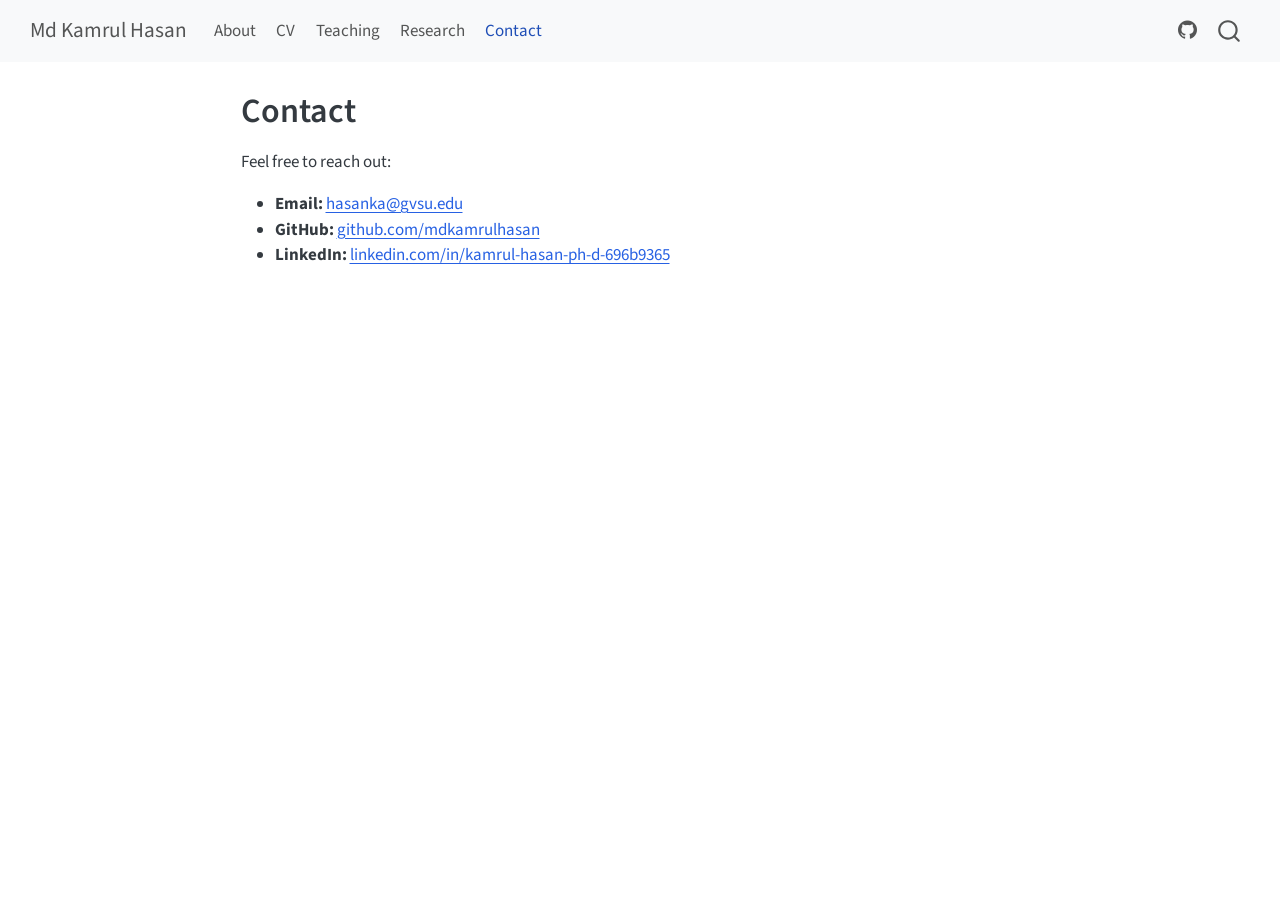
<file: contact.html>
<!DOCTYPE html>
<html xmlns="http://www.w3.org/1999/xhtml" lang="en" xml:lang="en"><head>

<meta charset="utf-8">
<meta name="generator" content="quarto-1.11.9">

<meta name="viewport" content="width=device-width, initial-scale=1.0, user-scalable=yes">


<title>Contact – Md Kamrul Hasan</title>
<style>
/* Default styles provided by pandoc.
** See https://pandoc.org/MANUAL.html#variables-for-html for config info.
*/
span.smallcaps{font-variant: small-caps;}
div.columns{display: flex; gap: 1.5em;}
div.column{flex: auto;}
@media screen {
div.columns{gap: min(4vw, 1.5em);}
div.column{overflow-x: auto;}
}
div.hanging-indent{margin-left: 1.5em; text-indent: -1.5em;}
ul.task-list{list-style: none;}
ul.task-list li input[type="checkbox"] {
  width: 0.8em;
  margin: 0 0.8em 0.2em -1em; /* quarto-specific, see https://github.com/quarto-dev/quarto-cli/issues/4556 */ 
  vertical-align: middle;
}
</style>


<script src="site_libs/quarto-nav/quarto-nav.js"></script>
<script src="site_libs/quarto-nav/headroom.min.js"></script>
<script src="site_libs/clipboard/clipboard.min.js"></script>
<script src="site_libs/quarto-search/autocomplete.umd.js"></script>
<script src="site_libs/quarto-search/fuse.min.js"></script>
<script src="site_libs/quarto-search/quarto-search.js"></script>
<meta name="quarto:offset" content="./">
<script src="site_libs/quarto-html/quarto.js" type="module"></script>
<script src="site_libs/quarto-html/tabsets/tabsets.js" type="module"></script>
<script src="site_libs/quarto-html/scrollable-regions/scrollable-regions.js" type="module"></script>
<script src="site_libs/quarto-html/popper.min.js"></script>
<script src="site_libs/quarto-html/tippy.umd.min.js"></script>
<script src="site_libs/quarto-html/anchor.min.js"></script>
<link href="site_libs/quarto-html/tippy.css" rel="stylesheet">
<link href="site_libs/quarto-html/quarto-syntax-highlighting-63b5708e65d6cd79cd7618c58d0c21e7.css" rel="stylesheet" id="quarto-text-highlighting-styles">
<script src="site_libs/bootstrap/bootstrap.min.js"></script>
<link href="site_libs/bootstrap/bootstrap-icons.css" rel="stylesheet">
<link href="site_libs/bootstrap/bootstrap-cb61c712ca1a7fe70a83faed8e4da2d7.min.css" rel="stylesheet" append-hash="true" id="quarto-bootstrap" data-mode="light">
<script id="quarto-search-options" type="application/json">{
  "location": "navbar",
  "copy-button": false,
  "collapse-after": 3,
  "panel-placement": "end",
  "type": "overlay",
  "limit": 50,
  "keyboard-shortcut": [
    "f",
    "/",
    "s"
  ],
  "show-item-context": false,
  "language": {
    "search-no-results-text": "No results",
    "search-matching-documents-text": "matching documents",
    "search-copy-link-title": "Copy link to search",
    "search-hide-matches-text": "Hide additional matches",
    "search-more-match-text": "more match in this document",
    "search-more-matches-text": "more matches in this document",
    "search-clear-button-title": "Clear",
    "search-text-placeholder": "",
    "search-detached-cancel-button-title": "Cancel",
    "search-submit-button-title": "Submit",
    "search-label": "Search"
  }
}</script>


<link rel="stylesheet" href="styles.css">
</head>

<body class="nav-fixed fullcontent quarto-light"><a id="quarto-skip-link" class="visually-hidden-focusable" href="#quarto-document-content">Skip to main content</a>

<div id="quarto-search-results"></div>
  <header id="quarto-header" class="headroom fixed-top">
    <nav class="navbar navbar-expand-lg " data-bs-theme="dark" aria-label="Site">
      <div class="navbar-container container-fluid">
      <div class="navbar-brand-container mx-auto">
    <a class="navbar-brand" href="./index.html">
    <span class="navbar-title">Md Kamrul Hasan</span>
    </a>
  </div>
          <button class="navbar-toggler" type="button" data-bs-toggle="collapse" data-bs-target="#navbarCollapse" aria-controls="navbarCollapse" aria-expanded="false" aria-label="Toggle navigation" onclick="if (window.quartoToggleHeadroom) { window.quartoToggleHeadroom(); }">
  <span class="navbar-toggler-icon"></span>
</button>
          <div class="collapse navbar-collapse" id="navbarCollapse">
            <ul class="navbar-nav navbar-nav-scroll me-auto">
  <li class="nav-item">
    <a class="nav-link" href="./index.html"> 
<span class="menu-text">About</span></a>
  </li>  
  <li class="nav-item">
    <a class="nav-link" href="./cv.html"> 
<span class="menu-text">CV</span></a>
  </li>  
  <li class="nav-item">
    <a class="nav-link" href="./teaching.html"> 
<span class="menu-text">Teaching</span></a>
  </li>  
  <li class="nav-item">
    <a class="nav-link" href="./research/index.html"> 
<span class="menu-text">Research</span></a>
  </li>  
  <li class="nav-item">
    <a class="nav-link active" href="./contact.html" aria-current="page"> 
<span class="menu-text">Contact</span></a>
  </li>  
</ul>
            <ul class="navbar-nav navbar-nav-scroll ms-auto">
  <li class="nav-item compact">
    <a class="nav-link" href="https://github.com/mdkamrulhasan"> <i class="bi bi-github" role="img" aria-label="GitHub profile">
</i> 
<span class="menu-text"></span></a>
  </li>  
</ul>
          </div> <!-- /navcollapse -->
            <div class="quarto-navbar-tools">
</div>
            <div id="quarto-search" class="" title="Search"></div>
      </div> <!-- /container-fluid -->
    </nav>
</header>
<!-- content -->
<div id="quarto-content" class="quarto-container page-columns page-rows-contents page-layout-article page-navbar">
<!-- sidebar -->
<!-- margin-sidebar -->
    
<!-- main -->
<main class="content" id="quarto-document-content" tabindex="-1">

<header id="title-block-header" class="quarto-title-block default">
<div class="quarto-title">
<h1 class="title">Contact</h1>
</div>



<div class="quarto-title-meta">

    
  
    
  </div>
  


</header>


<p>Feel free to reach out:</p>
<ul>
<li><strong>Email:</strong> <a href="mailto:hasanka@gvsu.edu">hasanka@gvsu.edu</a></li>
<li><strong>GitHub:</strong> <a href="https://github.com/mdkamrulhasan">github.com/mdkamrulhasan</a></li>
<li><strong>LinkedIn:</strong> <a href="https://www.linkedin.com/in/kamrul-hasan-ph-d-696b9365/">linkedin.com/in/kamrul-hasan-ph-d-696b9365</a></li>
</ul>



</main> <!-- /main -->
<script id="quarto-html-after-body" type="application/javascript">
  window.document.addEventListener("DOMContentLoaded", function (event) {
    const icon = "";
    const anchorJS = new window.AnchorJS();
    anchorJS.options = {
      placement: 'right',
      icon: icon
    };
    anchorJS.add('.anchored');
    const isCodeAnnotation = (el) => {
      for (const clz of el.classList) {
        if (clz.startsWith('code-annotation-')) {                     
          return true;
        }
      }
      return false;
    }
    const onCopySuccess = function(e) {
      // button target
      const button = e.trigger;
      // don't keep focus
      button.blur();
      // flash "checked"
      button.classList.add('code-copy-button-checked');
      var currentTitle = button.getAttribute("title");
      button.setAttribute("title", "Copied!");
      let tooltip;
      if (window.bootstrap) {
        button.setAttribute("data-bs-toggle", "tooltip");
        button.setAttribute("data-bs-placement", "left");
        button.setAttribute("data-bs-title", "Copied!");
        tooltip = new bootstrap.Tooltip(button, 
          { trigger: "manual", 
            customClass: "code-copy-button-tooltip",
            offset: [0, -8]});
        tooltip.show();    
      }
      setTimeout(function() {
        if (tooltip) {
          tooltip.hide();
          button.removeAttribute("data-bs-title");
          button.removeAttribute("data-bs-toggle");
          button.removeAttribute("data-bs-placement");
        }
        button.setAttribute("title", currentTitle);
        button.classList.remove('code-copy-button-checked');
      }, 1000);
      // clear code selection
      e.clearSelection();
    }
    const getTextToCopy = function(trigger) {
      const outerScaffold = trigger.parentElement.cloneNode(true);
      const codeEl = outerScaffold.querySelector('code');
      for (const childEl of codeEl.children) {
        if (isCodeAnnotation(childEl)) {
          childEl.remove();
        }
      }
      return codeEl.innerText;
    }
    const clipboard = new window.ClipboardJS('.code-copy-button:not([data-in-quarto-modal])', {
      text: getTextToCopy
    });
    clipboard.on('success', onCopySuccess);
    if (window.document.getElementById('quarto-embedded-source-code-modal')) {
      const clipboardModal = new window.ClipboardJS('.code-copy-button[data-in-quarto-modal]', {
        text: getTextToCopy,
        container: window.document.getElementById('quarto-embedded-source-code-modal')
      });
      clipboardModal.on('success', onCopySuccess);
    }
      var localhostRegex = new RegExp(/^(?:http|https):\/\/localhost\:?[0-9]*\//);
      var mailtoRegex = new RegExp(/^mailto:/);
        var filterRegex = new RegExp("https:\/\/mdkamrulhasan\.github\.io");
      var isInternal = (href) => {
          return filterRegex.test(href) || localhostRegex.test(href) || mailtoRegex.test(href);
      }
      // Inspect non-navigation links and adorn them if external
      window.quartoDecorateExternalLinks = function (root) {
     var links = (root || window.document).querySelectorAll('a[href]:not(.nav-link):not(.navbar-brand):not(.toc-action):not(.sidebar-link):not(.sidebar-item-toggle):not(.pagination-link):not(.no-external):not([aria-hidden]):not(.dropdown-item):not(.quarto-navigation-tool):not(.about-link)');
      for (var i=0; i<links.length; i++) {
        const link = links[i];
        if (!isInternal(link.href)) {
          // undo the damage that might have been done by quarto-nav.js in the case of
          // links that we want to consider external
          if (link.dataset.originalHref !== undefined) {
            link.href = link.dataset.originalHref;
          }
          if (!link.classList.contains('no-external-icon')) {
          }
        }
      }
      };
      window.quartoDecorateExternalLinks(window.document);
    // Esc closes the popup (WCAG 1.4.13) and focus leaving both trigger and
    // popup closes it (WCAG 2.4.11); tippy handles neither for interactive popups.
    const hideOnEscAndFocusOut = {
      name: 'hideOnEscAndFocusOut',
      defaultValue: true,
      fn(instance) {
        const dismiss = () => {
          // A show scheduled by the trigger delay would otherwise reopen it
          instance.clearDelayTimeouts();
          instance.hide();
        };
        const onKeyDown = (event) => {
          if (event.key !== 'Escape') {
            return;
          }
          // Keep Esc from also reaching page handlers (e.g. reveal.js overview),
          // except an open reveal.js slide menu, which Esc should close too.
          // The menu handles keys only when its keyboard option is on.
          const menuHandlesEsc = window.Reveal?.getPlugin?.('menu')?.isOpen() &&
            window.Reveal.getConfig().menu?.keyboard !== false;
          if (!menuHandlesEsc) {
            event.stopPropagation();
          }
          if (instance.popper.contains(window.document.activeElement)) {
            // Disabled while refocusing so the focus trigger does not reopen it
            instance.disable();
            instance.reference.focus();
            instance.enable();
          }
          dismiss();
        };
        const onFocusOut = (event) => {
          const target = event.relatedTarget;
          if (target && !instance.reference.contains(target) &&
              !instance.popper.contains(target)) {
            dismiss();
          }
        };
        // On the trigger too: a click trigger (code-annotations: select) has no
        // blur handling. Attached for the instance's lifetime so leaving the
        // trigger also cancels a show still pending on the trigger delay.
        instance.reference.addEventListener('focusout', onFocusOut);
        return {
          onShow() {
            window.document.addEventListener('keydown', onKeyDown, true);
            instance.popper.addEventListener('focusout', onFocusOut);
          },
          onHide() {
            window.document.removeEventListener('keydown', onKeyDown, true);
            instance.popper.removeEventListener('focusout', onFocusOut);
          },
          onDestroy() {
            instance.reference.removeEventListener('focusout', onFocusOut);
          },
        };
      },
    };
    function tippyHover(el, contentFn, onTriggerFn, onUntriggerFn) {
      const config = {
        allowHTML: true,
        maxWidth: 500,
        delay: 100,
        arrow: false,
        appendTo: function(el) {
            return el.parentElement;
        },
        interactive: true,
        interactiveBorder: 10,
        theme: 'quarto',
        placement: 'bottom-start',
        plugins: [hideOnEscAndFocusOut],
      };
      if (contentFn) {
        config.content = contentFn;
      }
      if (onTriggerFn) {
        config.onTrigger = onTriggerFn;
      }
      if (onUntriggerFn) {
        config.onUntrigger = onUntriggerFn;
      }
      window.tippy(el, config); 
    }
    const noterefs = window.document.querySelectorAll('a[role="doc-noteref"]');
    for (var i=0; i<noterefs.length; i++) {
      const ref = noterefs[i];
      tippyHover(ref, function() {
        // use id or data attribute instead here
        let href = ref.getAttribute('data-footnote-href') || ref.getAttribute('href');
        try { href = new URL(href).hash; } catch {}
        const id = href.replace(/^#\/?/, "");
        const note = window.document.getElementById(id);
        if (note) {
          return note.innerHTML;
        } else {
          return "";
        }
      });
    }
    const xrefs = window.document.querySelectorAll('a.quarto-xref');
    const processXRef = (id, note) => {
      // Strip column container classes
      const stripColumnClz = (el) => {
        el.classList.remove("page-full", "page-columns");
        if (el.children) {
          for (const child of el.children) {
            stripColumnClz(child);
          }
        }
      }
      stripColumnClz(note)
      if (id === null || id.startsWith('sec-')) {
        // Special case sections, only their first couple elements
        const container = document.createElement("div");
        if (note.children && note.children.length > 2) {
          container.appendChild(note.children[0].cloneNode(true));
          for (let i = 1; i < note.children.length; i++) {
            const child = note.children[i];
            if (child.tagName === "P" && child.innerText === "") {
              continue;
            } else {
              container.appendChild(child.cloneNode(true));
              break;
            }
          }
          if (window.Quarto?.typesetMath) {
            window.Quarto.typesetMath(container);
          }
          return container.innerHTML
        } else {
          if (window.Quarto?.typesetMath) {
            window.Quarto.typesetMath(note);
          }
          return note.innerHTML;
        }
      } else {
        // Remove any anchor links if they are present
        const anchorLink = note.querySelector('a.anchorjs-link');
        if (anchorLink) {
          anchorLink.remove();
        }
        if (window.Quarto?.typesetMath) {
          window.Quarto.typesetMath(note);
        }
        if (note.classList.contains("callout")) {
          return note.outerHTML;
        } else {
          return note.innerHTML;
        }
      }
    }
    for (var i=0; i<xrefs.length; i++) {
      const xref = xrefs[i];
      tippyHover(xref, undefined, function(instance) {
        instance.disable();
        let url = xref.getAttribute('href');
        let hash = undefined; 
        if (url.startsWith('#')) {
          hash = url;
        } else {
          try { hash = new URL(url).hash; } catch {}
        }
        if (hash) {
          const id = hash.replace(/^#\/?/, "");
          const note = window.document.getElementById(id);
          if (note !== null) {
            try {
              const html = processXRef(id, note.cloneNode(true));
              instance.setContent(html);
            } finally {
              instance.enable();
              instance.show();
            }
          } else {
            // See if we can fetch this
            fetch(url.split('#')[0])
            .then(res => res.text())
            .then(html => {
              const parser = new DOMParser();
              const htmlDoc = parser.parseFromString(html, "text/html");
              const note = htmlDoc.getElementById(id);
              if (note !== null) {
                const html = processXRef(id, note);
                instance.setContent(html);
              } 
            }).finally(() => {
              instance.enable();
              instance.show();
            });
          }
        } else {
          // See if we can fetch a full url (with no hash to target)
          // This is a special case and we should probably do some content thinning / targeting
          fetch(url)
          .then(res => res.text())
          .then(html => {
            const parser = new DOMParser();
            const htmlDoc = parser.parseFromString(html, "text/html");
            const note = htmlDoc.querySelector('main.content');
            if (note !== null) {
              // This should only happen for chapter cross references
              // (since there is no id in the URL)
              // remove the first header
              if (note.children.length > 0 && note.children[0].tagName === "HEADER") {
                note.children[0].remove();
              }
              const html = processXRef(null, note);
              instance.setContent(html);
            } 
          }).finally(() => {
            instance.enable();
            instance.show();
          });
        }
      }, function(instance) {
      });
    }
        let selectedAnnoteEl;
        const selectorForAnnotation = ( cell, annotation) => {
          let cellAttr = 'data-code-cell="' + cell + '"';
          let lineAttr = 'data-code-annotation="' +  annotation + '"';
          const selector = 'span[' + cellAttr + '][' + lineAttr + ']';
          return selector;
        }
        const selectCodeLines = (annoteEl) => {
          const doc = window.document;
          const targetCell = annoteEl.getAttribute("data-target-cell");
          const targetAnnotation = annoteEl.getAttribute("data-target-annotation");
          const annoteSpan = window.document.querySelector(selectorForAnnotation(targetCell, targetAnnotation));
          const lines = annoteSpan.getAttribute("data-code-lines").split(",");
          const lineIds = lines.map((line) => {
            return targetCell + "-" + line;
          })
          // Each band is positioned against its own containing block, which is
          // not the offsetParent of the lines, so place it from client rects.
          const placeBand = (band, firstEl, lastEl, codeBlock) => {
            const container = band.offsetParent;
            if (container === null) {
              return;
            }
            const containerRect = container.getBoundingClientRect();
            // Reveal.js scales slides with a transform, so convert client
            // pixels back to the CSS pixels of the container.
            const scale = containerRect.height / container.offsetHeight || 1;
            const firstRect = firstEl.getBoundingClientRect();
            const lastRect = lastEl.getBoundingClientRect();
            const top = (firstRect.top - containerRect.top) / scale - container.clientTop + container.scrollTop;
            const height = (lastRect.bottom - firstRect.top) / scale;
            band.style.top = top - 2 + "px";
            band.style.height = height + 4 + "px";
            if (codeBlock) {
              // Without the copy button wrapper, the containing block is wider
              // than the code block, so span the code block explicitly.
              const blockRect = codeBlock.getBoundingClientRect();
              band.style.left = (blockRect.left - containerRect.left) / scale - container.clientLeft + container.scrollLeft + "px";
              band.style.width = blockRect.width / scale + "px";
            }
          };
          if (lineIds.length > 0) {
            const el = window.document.getElementById(lineIds[0]);
            const lastEl = window.document.getElementById(lineIds[lineIds.length - 1]);
            const parent = el.parentElement.parentElement;
            // cook up a div (if necessary) and position it
            let div = window.document.getElementById("code-annotation-line-highlight");
            if (div === null) {
              div = window.document.createElement("div");
              div.setAttribute("id", "code-annotation-line-highlight");
              div.style.position = 'absolute';
              parent.appendChild(div);
            }
            placeBand(div, el, lastEl, parent.closest("div.sourceCode") || parent);
            let gutterDiv = window.document.getElementById("code-annotation-line-highlight-gutter");
            if (gutterDiv === null) {
              gutterDiv = window.document.createElement("div");
              gutterDiv.setAttribute("id", "code-annotation-line-highlight-gutter");
              gutterDiv.style.position = 'absolute';
              const codeCell = window.document.getElementById(targetCell);
              const gutter = codeCell.querySelector('.code-annotation-gutter');
              gutter.appendChild(gutterDiv);
            }
            placeBand(gutterDiv, el, lastEl);
            selectedAnnoteEl = annoteEl;
          }
        };
        const unselectCodeLines = () => {
          const elementsIds = ["code-annotation-line-highlight", "code-annotation-line-highlight-gutter"];
          elementsIds.forEach((elId) => {
            const div = window.document.getElementById(elId);
            if (div) {
              div.remove();
            }
          });
          selectedAnnoteEl = undefined;
        };
          // Handle positioning of the toggle
      window.addEventListener(
        "resize",
        throttle(() => {
          elRect = undefined;
          if (selectedAnnoteEl) {
            selectCodeLines(selectedAnnoteEl);
          }
        }, 10)
      );
      function throttle(fn, ms) {
      let throttle = false;
      let timer;
        return (...args) => {
          if(!throttle) { // first call gets through
              fn.apply(this, args);
              throttle = true;
          } else { // all the others get throttled
              if(timer) clearTimeout(timer); // cancel #2
              timer = setTimeout(() => {
                fn.apply(this, args);
                timer = throttle = false;
              }, ms);
          }
        };
      }
        // Attach click handler to the DT
        const annoteDls = window.document.querySelectorAll('dt[data-target-cell]');
        for (const annoteDlNode of annoteDls) {
          annoteDlNode.addEventListener('click', (event) => {
            const clickedEl = event.target;
            if (clickedEl !== selectedAnnoteEl) {
              unselectCodeLines();
              const activeEl = window.document.querySelector('dt[data-target-cell].code-annotation-active');
              if (activeEl) {
                activeEl.classList.remove('code-annotation-active');
              }
              selectCodeLines(clickedEl);
              clickedEl.classList.add('code-annotation-active');
            } else {
              // Unselect the line
              unselectCodeLines();
              clickedEl.classList.remove('code-annotation-active');
            }
          });
        }
    const findCites = (el) => {
      const parentEl = el.parentElement;
      if (parentEl) {
        const cites = parentEl.dataset.cites;
        if (cites) {
          return {
            el,
            cites: cites.split(' ')
          };
        } else {
          return findCites(el.parentElement)
        }
      } else {
        return undefined;
      }
    };
    var bibliorefs = window.document.querySelectorAll('a[role="doc-biblioref"]');
    for (var i=0; i<bibliorefs.length; i++) {
      const ref = bibliorefs[i];
      const citeInfo = findCites(ref);
      if (citeInfo) {
        tippyHover(citeInfo.el, function() {
          var popup = window.document.createElement('div');
          citeInfo.cites.forEach(function(cite) {
            var citeDiv = window.document.createElement('div');
            citeDiv.classList.add('hanging-indent');
            citeDiv.classList.add('csl-entry');
            var biblioDiv = window.document.getElementById('ref-' + cite);
            if (biblioDiv) {
              citeDiv.innerHTML = biblioDiv.innerHTML;
            }
            popup.appendChild(citeDiv);
          });
          return popup.innerHTML;
        });
      }
    }
  });
  </script>
  <script type="application/javascript">
  window.quartoScrollableRegionsLabels = {"code":"Scrollable code","output":"Scrollable output"};
  </script>
</div> <!-- /content -->




</body></html>
</file>
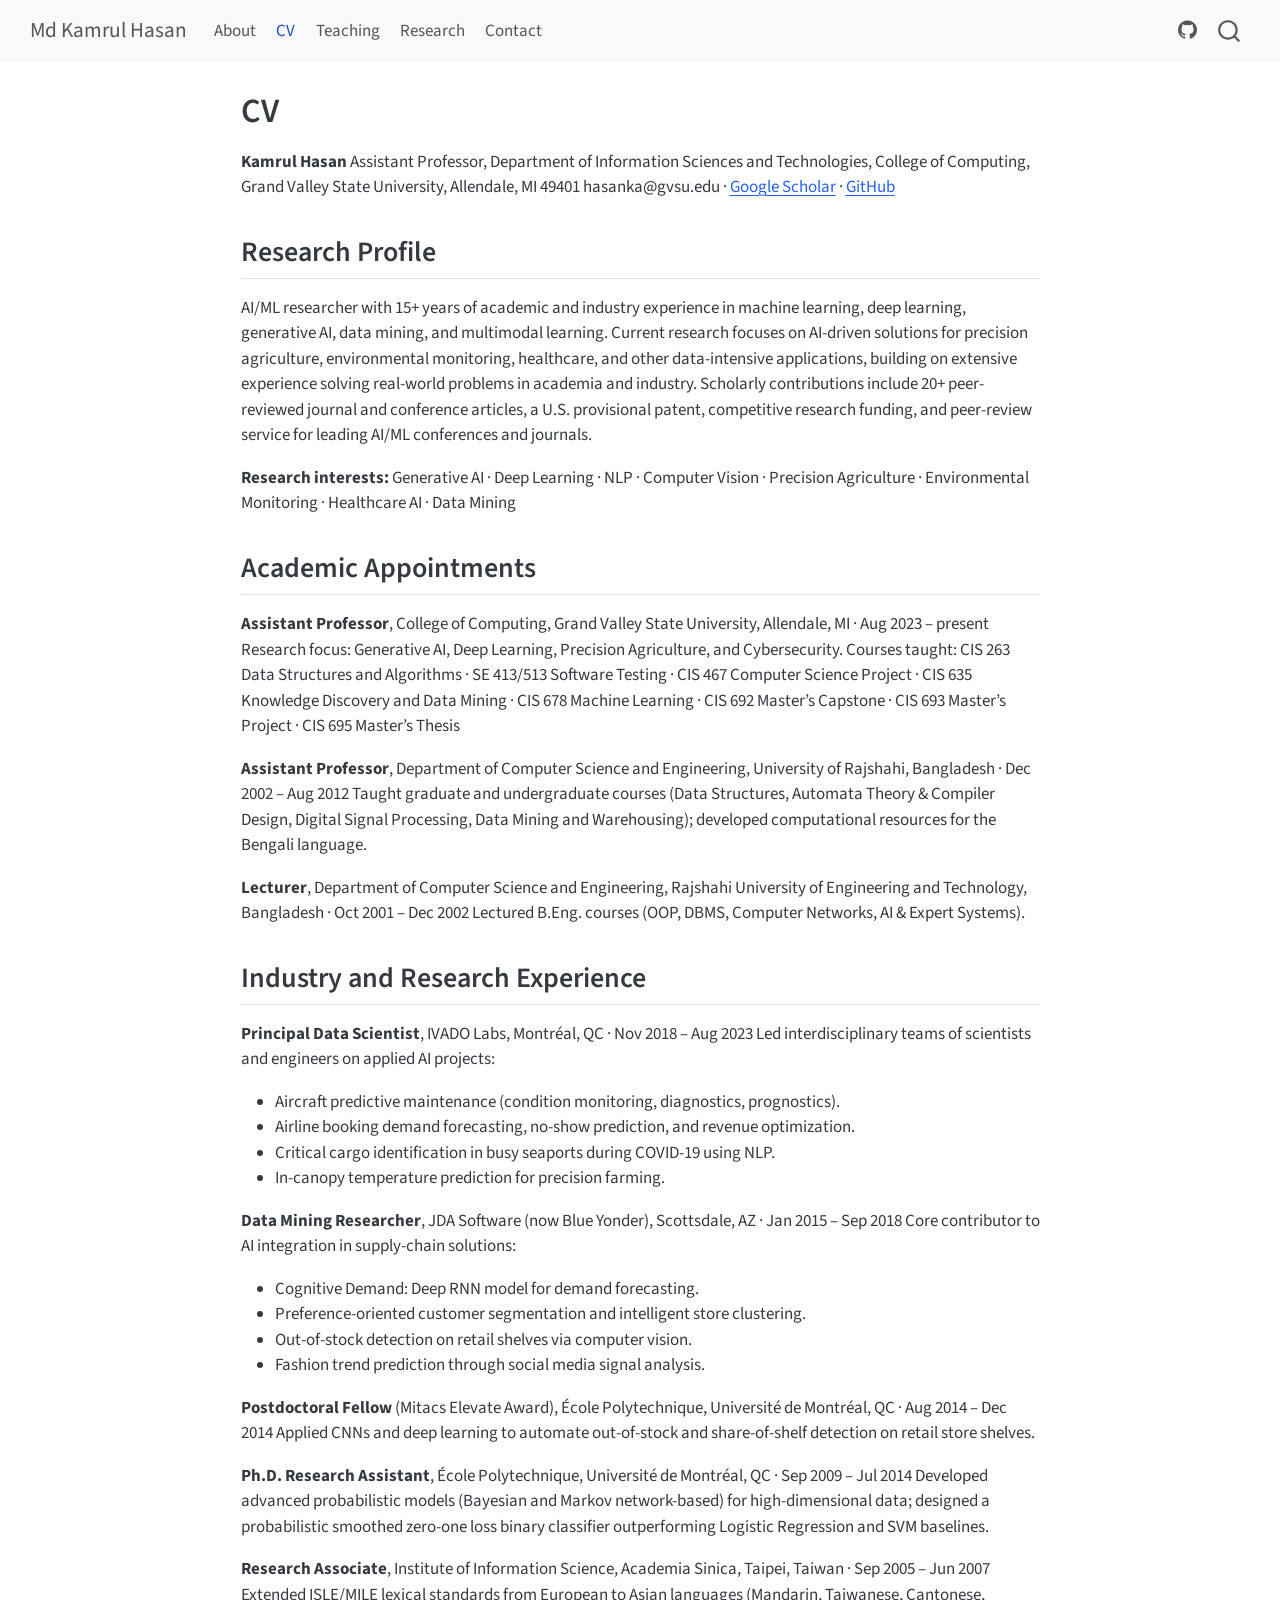
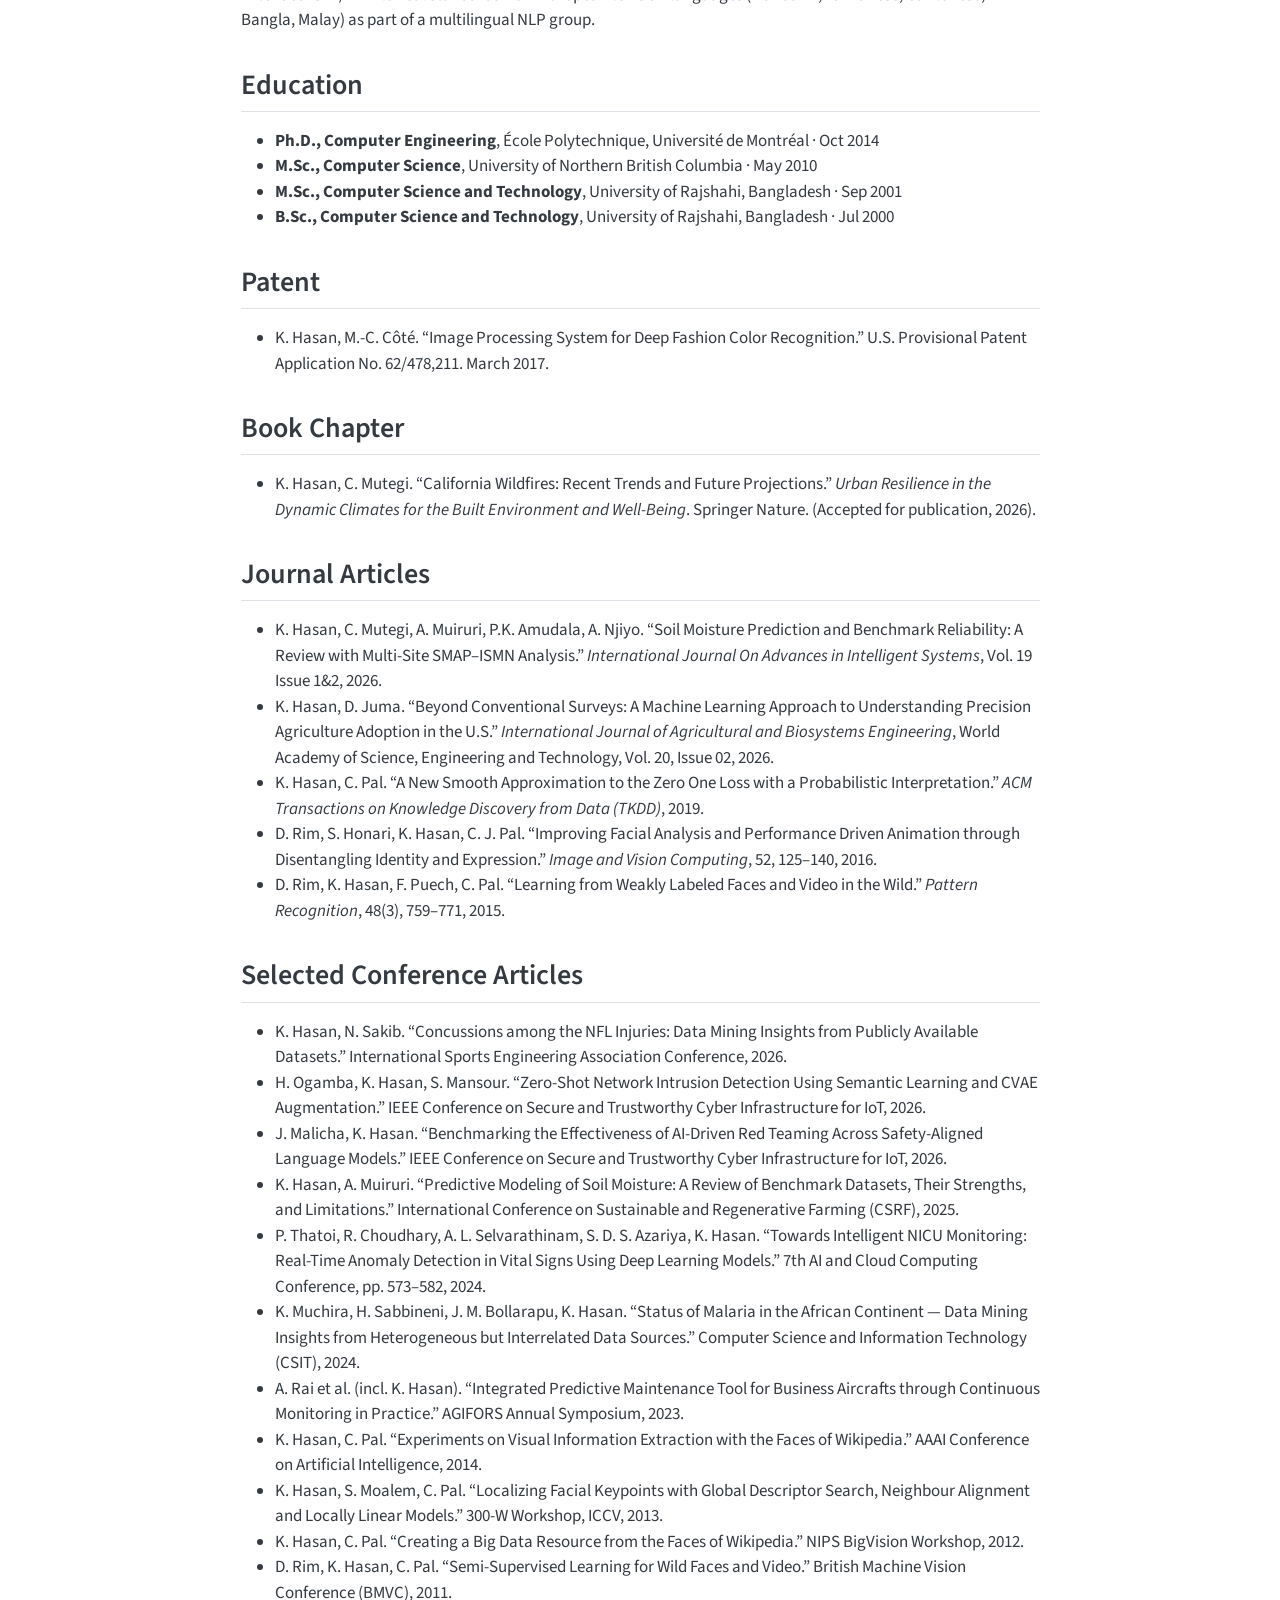
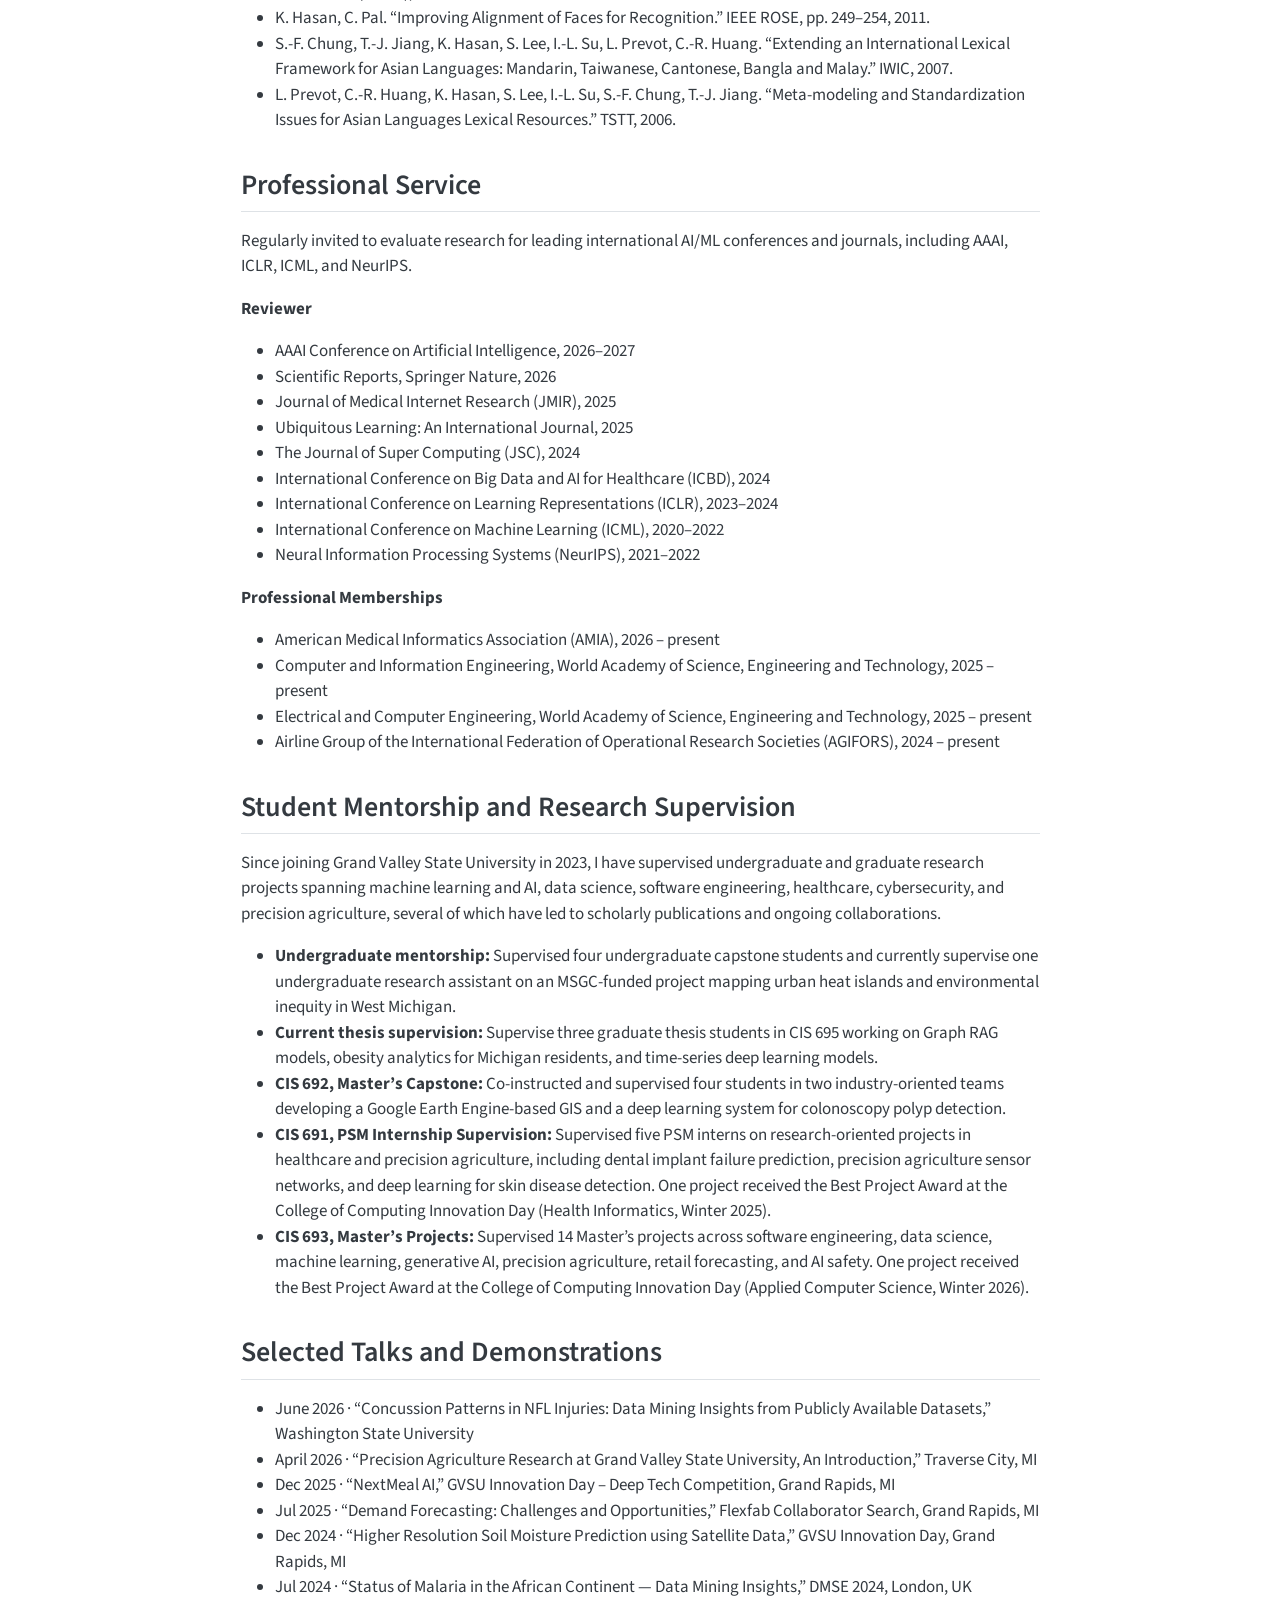
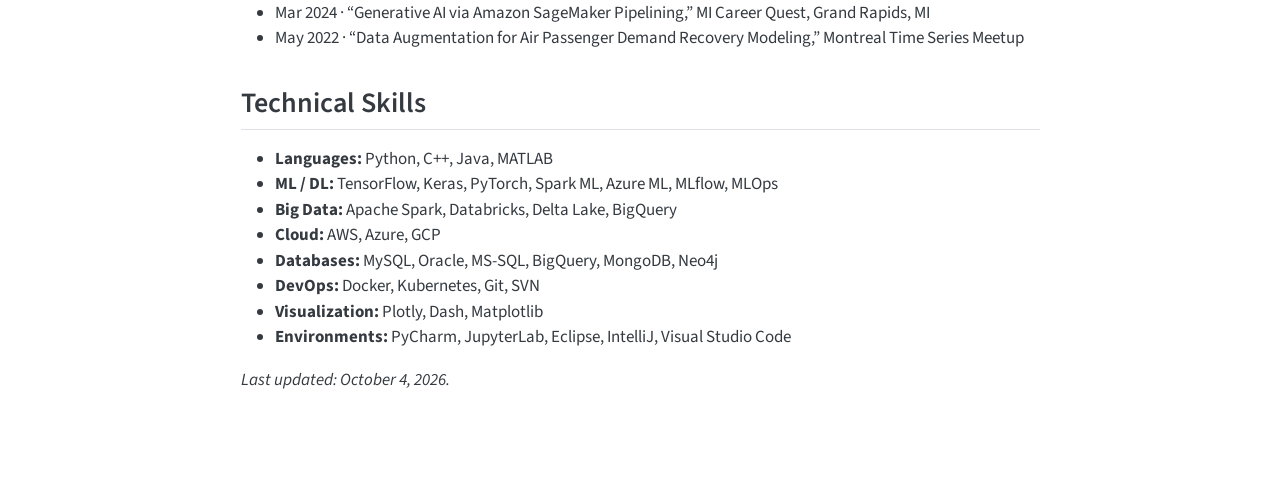
<file: cv.html>
<!DOCTYPE html>
<html xmlns="http://www.w3.org/1999/xhtml" lang="en" xml:lang="en"><head>

<meta charset="utf-8">
<meta name="generator" content="quarto-1.11.9">

<meta name="viewport" content="width=device-width, initial-scale=1.0, user-scalable=yes">


<title>CV – Md Kamrul Hasan</title>
<style>
/* Default styles provided by pandoc.
** See https://pandoc.org/MANUAL.html#variables-for-html for config info.
*/
span.smallcaps{font-variant: small-caps;}
div.columns{display: flex; gap: 1.5em;}
div.column{flex: auto;}
@media screen {
div.columns{gap: min(4vw, 1.5em);}
div.column{overflow-x: auto;}
}
div.hanging-indent{margin-left: 1.5em; text-indent: -1.5em;}
ul.task-list{list-style: none;}
ul.task-list li input[type="checkbox"] {
  width: 0.8em;
  margin: 0 0.8em 0.2em -1em; /* quarto-specific, see https://github.com/quarto-dev/quarto-cli/issues/4556 */ 
  vertical-align: middle;
}
</style>


<script src="site_libs/quarto-nav/quarto-nav.js"></script>
<script src="site_libs/quarto-nav/headroom.min.js"></script>
<script src="site_libs/clipboard/clipboard.min.js"></script>
<script src="site_libs/quarto-search/autocomplete.umd.js"></script>
<script src="site_libs/quarto-search/fuse.min.js"></script>
<script src="site_libs/quarto-search/quarto-search.js"></script>
<meta name="quarto:offset" content="./">
<script src="site_libs/quarto-html/quarto.js" type="module"></script>
<script src="site_libs/quarto-html/tabsets/tabsets.js" type="module"></script>
<script src="site_libs/quarto-html/scrollable-regions/scrollable-regions.js" type="module"></script>
<script src="site_libs/quarto-html/popper.min.js"></script>
<script src="site_libs/quarto-html/tippy.umd.min.js"></script>
<script src="site_libs/quarto-html/anchor.min.js"></script>
<link href="site_libs/quarto-html/tippy.css" rel="stylesheet">
<link href="site_libs/quarto-html/quarto-syntax-highlighting-63b5708e65d6cd79cd7618c58d0c21e7.css" rel="stylesheet" id="quarto-text-highlighting-styles">
<script src="site_libs/bootstrap/bootstrap.min.js"></script>
<link href="site_libs/bootstrap/bootstrap-icons.css" rel="stylesheet">
<link href="site_libs/bootstrap/bootstrap-cb61c712ca1a7fe70a83faed8e4da2d7.min.css" rel="stylesheet" append-hash="true" id="quarto-bootstrap" data-mode="light">
<script id="quarto-search-options" type="application/json">{
  "location": "navbar",
  "copy-button": false,
  "collapse-after": 3,
  "panel-placement": "end",
  "type": "overlay",
  "limit": 50,
  "keyboard-shortcut": [
    "f",
    "/",
    "s"
  ],
  "show-item-context": false,
  "language": {
    "search-no-results-text": "No results",
    "search-matching-documents-text": "matching documents",
    "search-copy-link-title": "Copy link to search",
    "search-hide-matches-text": "Hide additional matches",
    "search-more-match-text": "more match in this document",
    "search-more-matches-text": "more matches in this document",
    "search-clear-button-title": "Clear",
    "search-text-placeholder": "",
    "search-detached-cancel-button-title": "Cancel",
    "search-submit-button-title": "Submit",
    "search-label": "Search"
  }
}</script>


<link rel="stylesheet" href="styles.css">
</head>

<body class="nav-fixed fullcontent quarto-light"><a id="quarto-skip-link" class="visually-hidden-focusable" href="#quarto-document-content">Skip to main content</a>

<div id="quarto-search-results"></div>
  <header id="quarto-header" class="headroom fixed-top">
    <nav class="navbar navbar-expand-lg " data-bs-theme="dark" aria-label="Site">
      <div class="navbar-container container-fluid">
      <div class="navbar-brand-container mx-auto">
    <a class="navbar-brand" href="./index.html">
    <span class="navbar-title">Md Kamrul Hasan</span>
    </a>
  </div>
          <button class="navbar-toggler" type="button" data-bs-toggle="collapse" data-bs-target="#navbarCollapse" aria-controls="navbarCollapse" aria-expanded="false" aria-label="Toggle navigation" onclick="if (window.quartoToggleHeadroom) { window.quartoToggleHeadroom(); }">
  <span class="navbar-toggler-icon"></span>
</button>
          <div class="collapse navbar-collapse" id="navbarCollapse">
            <ul class="navbar-nav navbar-nav-scroll me-auto">
  <li class="nav-item">
    <a class="nav-link" href="./index.html"> 
<span class="menu-text">About</span></a>
  </li>  
  <li class="nav-item">
    <a class="nav-link active" href="./cv.html" aria-current="page"> 
<span class="menu-text">CV</span></a>
  </li>  
  <li class="nav-item">
    <a class="nav-link" href="./teaching.html"> 
<span class="menu-text">Teaching</span></a>
  </li>  
  <li class="nav-item">
    <a class="nav-link" href="./research/index.html"> 
<span class="menu-text">Research</span></a>
  </li>  
  <li class="nav-item">
    <a class="nav-link" href="./contact.html"> 
<span class="menu-text">Contact</span></a>
  </li>  
</ul>
            <ul class="navbar-nav navbar-nav-scroll ms-auto">
  <li class="nav-item compact">
    <a class="nav-link" href="https://github.com/mdkamrulhasan"> <i class="bi bi-github" role="img" aria-label="GitHub profile">
</i> 
<span class="menu-text"></span></a>
  </li>  
</ul>
          </div> <!-- /navcollapse -->
            <div class="quarto-navbar-tools">
</div>
            <div id="quarto-search" class="" title="Search"></div>
      </div> <!-- /container-fluid -->
    </nav>
</header>
<!-- content -->
<div id="quarto-content" class="quarto-container page-columns page-rows-contents page-layout-article page-navbar">
<!-- sidebar -->
<!-- margin-sidebar -->
    
<!-- main -->
<main class="content" id="quarto-document-content" tabindex="-1">

<header id="title-block-header" class="quarto-title-block default">
<div class="quarto-title">
<h1 class="title">CV</h1>
</div>



<div class="quarto-title-meta">

    
  
    
  </div>
  


</header>


<p><strong>Kamrul Hasan</strong> Assistant Professor, Department of Information Sciences and Technologies, College of Computing, Grand Valley State University, Allendale, MI 49401 hasanka@gvsu.edu · <a href="https://scholar.google.com/citations?user=uY57PPoAAAAJ&amp;hl=en">Google Scholar</a> · <a href="https://github.com/mdkamrulhasan">GitHub</a></p>
<section id="research-profile" class="level2">
<h2 class="anchored" data-anchor-id="research-profile">Research Profile</h2>
<p>AI/ML researcher with 15+ years of academic and industry experience in machine learning, deep learning, generative AI, data mining, and multimodal learning. Current research focuses on AI-driven solutions for precision agriculture, environmental monitoring, healthcare, and other data-intensive applications, building on extensive experience solving real-world problems in academia and industry. Scholarly contributions include 20+ peer-reviewed journal and conference articles, a U.S. provisional patent, competitive research funding, and peer-review service for leading AI/ML conferences and journals.</p>
<p><strong>Research interests:</strong> Generative AI · Deep Learning · NLP · Computer Vision · Precision Agriculture · Environmental Monitoring · Healthcare AI · Data Mining</p>
</section>
<section id="academic-appointments" class="level2">
<h2 class="anchored" data-anchor-id="academic-appointments">Academic Appointments</h2>
<p><strong>Assistant Professor</strong>, College of Computing, Grand Valley State University, Allendale, MI · Aug 2023 – present Research focus: Generative AI, Deep Learning, Precision Agriculture, and Cybersecurity. Courses taught: CIS 263 Data Structures and Algorithms · SE 413/513 Software Testing · CIS 467 Computer Science Project · CIS 635 Knowledge Discovery and Data Mining · CIS 678 Machine Learning · CIS 692 Master’s Capstone · CIS 693 Master’s Project · CIS 695 Master’s Thesis</p>
<p><strong>Assistant Professor</strong>, Department of Computer Science and Engineering, University of Rajshahi, Bangladesh · Dec 2002 – Aug 2012 Taught graduate and undergraduate courses (Data Structures, Automata Theory &amp; Compiler Design, Digital Signal Processing, Data Mining and Warehousing); developed computational resources for the Bengali language.</p>
<p><strong>Lecturer</strong>, Department of Computer Science and Engineering, Rajshahi University of Engineering and Technology, Bangladesh · Oct 2001 – Dec 2002 Lectured B.Eng. courses (OOP, DBMS, Computer Networks, AI &amp; Expert Systems).</p>
</section>
<section id="industry-and-research-experience" class="level2">
<h2 class="anchored" data-anchor-id="industry-and-research-experience">Industry and Research Experience</h2>
<p><strong>Principal Data Scientist</strong>, IVADO Labs, Montréal, QC · Nov 2018 – Aug 2023 Led interdisciplinary teams of scientists and engineers on applied AI projects:</p>
<ul>
<li>Aircraft predictive maintenance (condition monitoring, diagnostics, prognostics).</li>
<li>Airline booking demand forecasting, no-show prediction, and revenue optimization.</li>
<li>Critical cargo identification in busy seaports during COVID-19 using NLP.</li>
<li>In-canopy temperature prediction for precision farming.</li>
</ul>
<p><strong>Data Mining Researcher</strong>, JDA Software (now Blue Yonder), Scottsdale, AZ · Jan 2015 – Sep 2018 Core contributor to AI integration in supply-chain solutions:</p>
<ul>
<li>Cognitive Demand: Deep RNN model for demand forecasting.</li>
<li>Preference-oriented customer segmentation and intelligent store clustering.</li>
<li>Out-of-stock detection on retail shelves via computer vision.</li>
<li>Fashion trend prediction through social media signal analysis.</li>
</ul>
<p><strong>Postdoctoral Fellow</strong> (Mitacs Elevate Award), École Polytechnique, Université de Montréal, QC · Aug 2014 – Dec 2014 Applied CNNs and deep learning to automate out-of-stock and share-of-shelf detection on retail store shelves.</p>
<p><strong>Ph.D.&nbsp;Research Assistant</strong>, École Polytechnique, Université de Montréal, QC · Sep 2009 – Jul 2014 Developed advanced probabilistic models (Bayesian and Markov network-based) for high-dimensional data; designed a probabilistic smoothed zero-one loss binary classifier outperforming Logistic Regression and SVM baselines.</p>
<p><strong>Research Associate</strong>, Institute of Information Science, Academia Sinica, Taipei, Taiwan · Sep 2005 – Jun 2007 Extended ISLE/MILE lexical standards from European to Asian languages (Mandarin, Taiwanese, Cantonese, Bangla, Malay) as part of a multilingual NLP group.</p>
</section>
<section id="education" class="level2">
<h2 class="anchored" data-anchor-id="education">Education</h2>
<ul>
<li><strong>Ph.D., Computer Engineering</strong>, École Polytechnique, Université de Montréal · Oct 2014</li>
<li><strong>M.Sc., Computer Science</strong>, University of Northern British Columbia · May 2010</li>
<li><strong>M.Sc., Computer Science and Technology</strong>, University of Rajshahi, Bangladesh · Sep 2001</li>
<li><strong>B.Sc., Computer Science and Technology</strong>, University of Rajshahi, Bangladesh · Jul 2000</li>
</ul>
</section>
<section id="patent" class="level2">
<h2 class="anchored" data-anchor-id="patent">Patent</h2>
<ul>
<li>K. Hasan, M.-C. Côté. “Image Processing System for Deep Fashion Color Recognition.” U.S. Provisional Patent Application No.&nbsp;62/478,211. March 2017.</li>
</ul>
</section>
<section id="book-chapter" class="level2">
<h2 class="anchored" data-anchor-id="book-chapter">Book Chapter</h2>
<ul>
<li>K. Hasan, C. Mutegi. “California Wildfires: Recent Trends and Future Projections.” <em>Urban Resilience in the Dynamic Climates for the Built Environment and Well-Being</em>. Springer Nature. (Accepted for publication, 2026).</li>
</ul>
</section>
<section id="journal-articles" class="level2">
<h2 class="anchored" data-anchor-id="journal-articles">Journal Articles</h2>
<ul>
<li>K. Hasan, C. Mutegi, A. Muiruri, P.K. Amudala, A. Njiyo. “Soil Moisture Prediction and Benchmark Reliability: A Review with Multi-Site SMAP–ISMN Analysis.” <em>International Journal On Advances in Intelligent Systems</em>, Vol. 19 Issue 1&amp;2, 2026.</li>
<li>K. Hasan, D. Juma. “Beyond Conventional Surveys: A Machine Learning Approach to Understanding Precision Agriculture Adoption in the U.S.” <em>International Journal of Agricultural and Biosystems Engineering</em>, World Academy of Science, Engineering and Technology, Vol. 20, Issue 02, 2026.</li>
<li>K. Hasan, C. Pal. “A New Smooth Approximation to the Zero One Loss with a Probabilistic Interpretation.” <em>ACM Transactions on Knowledge Discovery from Data (TKDD)</em>, 2019.</li>
<li>D. Rim, S. Honari, K. Hasan, C. J. Pal. “Improving Facial Analysis and Performance Driven Animation through Disentangling Identity and Expression.” <em>Image and Vision Computing</em>, 52, 125–140, 2016.</li>
<li>D. Rim, K. Hasan, F. Puech, C. Pal. “Learning from Weakly Labeled Faces and Video in the Wild.” <em>Pattern Recognition</em>, 48(3), 759–771, 2015.</li>
</ul>
</section>
<section id="selected-conference-articles" class="level2">
<h2 class="anchored" data-anchor-id="selected-conference-articles">Selected Conference Articles</h2>
<ul>
<li>K. Hasan, N. Sakib. “Concussions among the NFL Injuries: Data Mining Insights from Publicly Available Datasets.” International Sports Engineering Association Conference, 2026.</li>
<li>H. Ogamba, K. Hasan, S. Mansour. “Zero-Shot Network Intrusion Detection Using Semantic Learning and CVAE Augmentation.” IEEE Conference on Secure and Trustworthy Cyber Infrastructure for IoT, 2026.</li>
<li>J. Malicha, K. Hasan. “Benchmarking the Effectiveness of AI-Driven Red Teaming Across Safety-Aligned Language Models.” IEEE Conference on Secure and Trustworthy Cyber Infrastructure for IoT, 2026.</li>
<li>K. Hasan, A. Muiruri. “Predictive Modeling of Soil Moisture: A Review of Benchmark Datasets, Their Strengths, and Limitations.” International Conference on Sustainable and Regenerative Farming (CSRF), 2025.</li>
<li>P. Thatoi, R. Choudhary, A. L. Selvarathinam, S. D. S. Azariya, K. Hasan. “Towards Intelligent NICU Monitoring: Real-Time Anomaly Detection in Vital Signs Using Deep Learning Models.” 7th AI and Cloud Computing Conference, pp.&nbsp;573–582, 2024.</li>
<li>K. Muchira, H. Sabbineni, J. M. Bollarapu, K. Hasan. “Status of Malaria in the African Continent — Data Mining Insights from Heterogeneous but Interrelated Data Sources.” Computer Science and Information Technology (CSIT), 2024.</li>
<li>A. Rai et al.&nbsp;(incl.&nbsp;K. Hasan). “Integrated Predictive Maintenance Tool for Business Aircrafts through Continuous Monitoring in Practice.” AGIFORS Annual Symposium, 2023.</li>
<li>K. Hasan, C. Pal. “Experiments on Visual Information Extraction with the Faces of Wikipedia.” AAAI Conference on Artificial Intelligence, 2014.</li>
<li>K. Hasan, S. Moalem, C. Pal. “Localizing Facial Keypoints with Global Descriptor Search, Neighbour Alignment and Locally Linear Models.” 300-W Workshop, ICCV, 2013.</li>
<li>K. Hasan, C. Pal. “Creating a Big Data Resource from the Faces of Wikipedia.” NIPS BigVision Workshop, 2012.</li>
<li>D. Rim, K. Hasan, C. Pal. “Semi-Supervised Learning for Wild Faces and Video.” British Machine Vision Conference (BMVC), 2011.</li>
<li>K. Hasan, C. Pal. “Improving Alignment of Faces for Recognition.” IEEE ROSE, pp.&nbsp;249–254, 2011.</li>
<li>S.-F. Chung, T.-J. Jiang, K. Hasan, S. Lee, I.-L. Su, L. Prevot, C.-R. Huang. “Extending an International Lexical Framework for Asian Languages: Mandarin, Taiwanese, Cantonese, Bangla and Malay.” IWIC, 2007.</li>
<li>L. Prevot, C.-R. Huang, K. Hasan, S. Lee, I.-L. Su, S.-F. Chung, T.-J. Jiang. “Meta-modeling and Standardization Issues for Asian Languages Lexical Resources.” TSTT, 2006.</li>
</ul>
</section>
<section id="professional-service" class="level2">
<h2 class="anchored" data-anchor-id="professional-service">Professional Service</h2>
<p>Regularly invited to evaluate research for leading international AI/ML conferences and journals, including AAAI, ICLR, ICML, and NeurIPS.</p>
<p><strong>Reviewer</strong></p>
<ul>
<li>AAAI Conference on Artificial Intelligence, 2026–2027</li>
<li>Scientific Reports, Springer Nature, 2026</li>
<li>Journal of Medical Internet Research (JMIR), 2025</li>
<li>Ubiquitous Learning: An International Journal, 2025</li>
<li>The Journal of Super Computing (JSC), 2024</li>
<li>International Conference on Big Data and AI for Healthcare (ICBD), 2024</li>
<li>International Conference on Learning Representations (ICLR), 2023–2024</li>
<li>International Conference on Machine Learning (ICML), 2020–2022</li>
<li>Neural Information Processing Systems (NeurIPS), 2021–2022</li>
</ul>
<p><strong>Professional Memberships</strong></p>
<ul>
<li>American Medical Informatics Association (AMIA), 2026 – present</li>
<li>Computer and Information Engineering, World Academy of Science, Engineering and Technology, 2025 – present</li>
<li>Electrical and Computer Engineering, World Academy of Science, Engineering and Technology, 2025 – present</li>
<li>Airline Group of the International Federation of Operational Research Societies (AGIFORS), 2024 – present</li>
</ul>
</section>
<section id="student-mentorship-and-research-supervision" class="level2">
<h2 class="anchored" data-anchor-id="student-mentorship-and-research-supervision">Student Mentorship and Research Supervision</h2>
<p>Since joining Grand Valley State University in 2023, I have supervised undergraduate and graduate research projects spanning machine learning and AI, data science, software engineering, healthcare, cybersecurity, and precision agriculture, several of which have led to scholarly publications and ongoing collaborations.</p>
<ul>
<li><strong>Undergraduate mentorship:</strong> Supervised four undergraduate capstone students and currently supervise one undergraduate research assistant on an MSGC-funded project mapping urban heat islands and environmental inequity in West Michigan.</li>
<li><strong>Current thesis supervision:</strong> Supervise three graduate thesis students in CIS 695 working on Graph RAG models, obesity analytics for Michigan residents, and time-series deep learning models.</li>
<li><strong>CIS 692, Master’s Capstone:</strong> Co-instructed and supervised four students in two industry-oriented teams developing a Google Earth Engine-based GIS and a deep learning system for colonoscopy polyp detection.</li>
<li><strong>CIS 691, PSM Internship Supervision:</strong> Supervised five PSM interns on research-oriented projects in healthcare and precision agriculture, including dental implant failure prediction, precision agriculture sensor networks, and deep learning for skin disease detection. One project received the Best Project Award at the College of Computing Innovation Day (Health Informatics, Winter 2025).</li>
<li><strong>CIS 693, Master’s Projects:</strong> Supervised 14 Master’s projects across software engineering, data science, machine learning, generative AI, precision agriculture, retail forecasting, and AI safety. One project received the Best Project Award at the College of Computing Innovation Day (Applied Computer Science, Winter 2026).</li>
</ul>
</section>
<section id="selected-talks-and-demonstrations" class="level2">
<h2 class="anchored" data-anchor-id="selected-talks-and-demonstrations">Selected Talks and Demonstrations</h2>
<ul>
<li>June 2026 · “Concussion Patterns in NFL Injuries: Data Mining Insights from Publicly Available Datasets,” Washington State University</li>
<li>April 2026 · “Precision Agriculture Research at Grand Valley State University, An Introduction,” Traverse City, MI</li>
<li>Dec 2025 · “NextMeal AI,” GVSU Innovation Day – Deep Tech Competition, Grand Rapids, MI</li>
<li>Jul 2025 · “Demand Forecasting: Challenges and Opportunities,” Flexfab Collaborator Search, Grand Rapids, MI</li>
<li>Dec 2024 · “Higher Resolution Soil Moisture Prediction using Satellite Data,” GVSU Innovation Day, Grand Rapids, MI</li>
<li>Jul 2024 · “Status of Malaria in the African Continent — Data Mining Insights,” DMSE 2024, London, UK</li>
<li>Mar 2024 · “Generative AI via Amazon SageMaker Pipelining,” MI Career Quest, Grand Rapids, MI</li>
<li>May 2022 · “Data Augmentation for Air Passenger Demand Recovery Modeling,” Montreal Time Series Meetup</li>
</ul>
</section>
<section id="technical-skills" class="level2">
<h2 class="anchored" data-anchor-id="technical-skills">Technical Skills</h2>
<ul>
<li><strong>Languages:</strong> Python, C++, Java, MATLAB</li>
<li><strong>ML / DL:</strong> TensorFlow, Keras, PyTorch, Spark ML, Azure ML, MLflow, MLOps</li>
<li><strong>Big Data:</strong> Apache Spark, Databricks, Delta Lake, BigQuery</li>
<li><strong>Cloud:</strong> AWS, Azure, GCP</li>
<li><strong>Databases:</strong> MySQL, Oracle, MS-SQL, BigQuery, MongoDB, Neo4j</li>
<li><strong>DevOps:</strong> Docker, Kubernetes, Git, SVN</li>
<li><strong>Visualization:</strong> Plotly, Dash, Matplotlib</li>
<li><strong>Environments:</strong> PyCharm, JupyterLab, Eclipse, IntelliJ, Visual Studio Code</li>
</ul>
<p><em>Last updated: October 4, 2026.</em></p>


</section>

</main> <!-- /main -->
<script id="quarto-html-after-body" type="application/javascript">
  window.document.addEventListener("DOMContentLoaded", function (event) {
    const icon = "";
    const anchorJS = new window.AnchorJS();
    anchorJS.options = {
      placement: 'right',
      icon: icon
    };
    anchorJS.add('.anchored');
    const isCodeAnnotation = (el) => {
      for (const clz of el.classList) {
        if (clz.startsWith('code-annotation-')) {                     
          return true;
        }
      }
      return false;
    }
    const onCopySuccess = function(e) {
      // button target
      const button = e.trigger;
      // don't keep focus
      button.blur();
      // flash "checked"
      button.classList.add('code-copy-button-checked');
      var currentTitle = button.getAttribute("title");
      button.setAttribute("title", "Copied!");
      let tooltip;
      if (window.bootstrap) {
        button.setAttribute("data-bs-toggle", "tooltip");
        button.setAttribute("data-bs-placement", "left");
        button.setAttribute("data-bs-title", "Copied!");
        tooltip = new bootstrap.Tooltip(button, 
          { trigger: "manual", 
            customClass: "code-copy-button-tooltip",
            offset: [0, -8]});
        tooltip.show();    
      }
      setTimeout(function() {
        if (tooltip) {
          tooltip.hide();
          button.removeAttribute("data-bs-title");
          button.removeAttribute("data-bs-toggle");
          button.removeAttribute("data-bs-placement");
        }
        button.setAttribute("title", currentTitle);
        button.classList.remove('code-copy-button-checked');
      }, 1000);
      // clear code selection
      e.clearSelection();
    }
    const getTextToCopy = function(trigger) {
      const outerScaffold = trigger.parentElement.cloneNode(true);
      const codeEl = outerScaffold.querySelector('code');
      for (const childEl of codeEl.children) {
        if (isCodeAnnotation(childEl)) {
          childEl.remove();
        }
      }
      return codeEl.innerText;
    }
    const clipboard = new window.ClipboardJS('.code-copy-button:not([data-in-quarto-modal])', {
      text: getTextToCopy
    });
    clipboard.on('success', onCopySuccess);
    if (window.document.getElementById('quarto-embedded-source-code-modal')) {
      const clipboardModal = new window.ClipboardJS('.code-copy-button[data-in-quarto-modal]', {
        text: getTextToCopy,
        container: window.document.getElementById('quarto-embedded-source-code-modal')
      });
      clipboardModal.on('success', onCopySuccess);
    }
      var localhostRegex = new RegExp(/^(?:http|https):\/\/localhost\:?[0-9]*\//);
      var mailtoRegex = new RegExp(/^mailto:/);
        var filterRegex = new RegExp("https:\/\/mdkamrulhasan\.github\.io");
      var isInternal = (href) => {
          return filterRegex.test(href) || localhostRegex.test(href) || mailtoRegex.test(href);
      }
      // Inspect non-navigation links and adorn them if external
      window.quartoDecorateExternalLinks = function (root) {
     var links = (root || window.document).querySelectorAll('a[href]:not(.nav-link):not(.navbar-brand):not(.toc-action):not(.sidebar-link):not(.sidebar-item-toggle):not(.pagination-link):not(.no-external):not([aria-hidden]):not(.dropdown-item):not(.quarto-navigation-tool):not(.about-link)');
      for (var i=0; i<links.length; i++) {
        const link = links[i];
        if (!isInternal(link.href)) {
          // undo the damage that might have been done by quarto-nav.js in the case of
          // links that we want to consider external
          if (link.dataset.originalHref !== undefined) {
            link.href = link.dataset.originalHref;
          }
          if (!link.classList.contains('no-external-icon')) {
          }
        }
      }
      };
      window.quartoDecorateExternalLinks(window.document);
    // Esc closes the popup (WCAG 1.4.13) and focus leaving both trigger and
    // popup closes it (WCAG 2.4.11); tippy handles neither for interactive popups.
    const hideOnEscAndFocusOut = {
      name: 'hideOnEscAndFocusOut',
      defaultValue: true,
      fn(instance) {
        const dismiss = () => {
          // A show scheduled by the trigger delay would otherwise reopen it
          instance.clearDelayTimeouts();
          instance.hide();
        };
        const onKeyDown = (event) => {
          if (event.key !== 'Escape') {
            return;
          }
          // Keep Esc from also reaching page handlers (e.g. reveal.js overview),
          // except an open reveal.js slide menu, which Esc should close too.
          // The menu handles keys only when its keyboard option is on.
          const menuHandlesEsc = window.Reveal?.getPlugin?.('menu')?.isOpen() &&
            window.Reveal.getConfig().menu?.keyboard !== false;
          if (!menuHandlesEsc) {
            event.stopPropagation();
          }
          if (instance.popper.contains(window.document.activeElement)) {
            // Disabled while refocusing so the focus trigger does not reopen it
            instance.disable();
            instance.reference.focus();
            instance.enable();
          }
          dismiss();
        };
        const onFocusOut = (event) => {
          const target = event.relatedTarget;
          if (target && !instance.reference.contains(target) &&
              !instance.popper.contains(target)) {
            dismiss();
          }
        };
        // On the trigger too: a click trigger (code-annotations: select) has no
        // blur handling. Attached for the instance's lifetime so leaving the
        // trigger also cancels a show still pending on the trigger delay.
        instance.reference.addEventListener('focusout', onFocusOut);
        return {
          onShow() {
            window.document.addEventListener('keydown', onKeyDown, true);
            instance.popper.addEventListener('focusout', onFocusOut);
          },
          onHide() {
            window.document.removeEventListener('keydown', onKeyDown, true);
            instance.popper.removeEventListener('focusout', onFocusOut);
          },
          onDestroy() {
            instance.reference.removeEventListener('focusout', onFocusOut);
          },
        };
      },
    };
    function tippyHover(el, contentFn, onTriggerFn, onUntriggerFn) {
      const config = {
        allowHTML: true,
        maxWidth: 500,
        delay: 100,
        arrow: false,
        appendTo: function(el) {
            return el.parentElement;
        },
        interactive: true,
        interactiveBorder: 10,
        theme: 'quarto',
        placement: 'bottom-start',
        plugins: [hideOnEscAndFocusOut],
      };
      if (contentFn) {
        config.content = contentFn;
      }
      if (onTriggerFn) {
        config.onTrigger = onTriggerFn;
      }
      if (onUntriggerFn) {
        config.onUntrigger = onUntriggerFn;
      }
      window.tippy(el, config); 
    }
    const noterefs = window.document.querySelectorAll('a[role="doc-noteref"]');
    for (var i=0; i<noterefs.length; i++) {
      const ref = noterefs[i];
      tippyHover(ref, function() {
        // use id or data attribute instead here
        let href = ref.getAttribute('data-footnote-href') || ref.getAttribute('href');
        try { href = new URL(href).hash; } catch {}
        const id = href.replace(/^#\/?/, "");
        const note = window.document.getElementById(id);
        if (note) {
          return note.innerHTML;
        } else {
          return "";
        }
      });
    }
    const xrefs = window.document.querySelectorAll('a.quarto-xref');
    const processXRef = (id, note) => {
      // Strip column container classes
      const stripColumnClz = (el) => {
        el.classList.remove("page-full", "page-columns");
        if (el.children) {
          for (const child of el.children) {
            stripColumnClz(child);
          }
        }
      }
      stripColumnClz(note)
      if (id === null || id.startsWith('sec-')) {
        // Special case sections, only their first couple elements
        const container = document.createElement("div");
        if (note.children && note.children.length > 2) {
          container.appendChild(note.children[0].cloneNode(true));
          for (let i = 1; i < note.children.length; i++) {
            const child = note.children[i];
            if (child.tagName === "P" && child.innerText === "") {
              continue;
            } else {
              container.appendChild(child.cloneNode(true));
              break;
            }
          }
          if (window.Quarto?.typesetMath) {
            window.Quarto.typesetMath(container);
          }
          return container.innerHTML
        } else {
          if (window.Quarto?.typesetMath) {
            window.Quarto.typesetMath(note);
          }
          return note.innerHTML;
        }
      } else {
        // Remove any anchor links if they are present
        const anchorLink = note.querySelector('a.anchorjs-link');
        if (anchorLink) {
          anchorLink.remove();
        }
        if (window.Quarto?.typesetMath) {
          window.Quarto.typesetMath(note);
        }
        if (note.classList.contains("callout")) {
          return note.outerHTML;
        } else {
          return note.innerHTML;
        }
      }
    }
    for (var i=0; i<xrefs.length; i++) {
      const xref = xrefs[i];
      tippyHover(xref, undefined, function(instance) {
        instance.disable();
        let url = xref.getAttribute('href');
        let hash = undefined; 
        if (url.startsWith('#')) {
          hash = url;
        } else {
          try { hash = new URL(url).hash; } catch {}
        }
        if (hash) {
          const id = hash.replace(/^#\/?/, "");
          const note = window.document.getElementById(id);
          if (note !== null) {
            try {
              const html = processXRef(id, note.cloneNode(true));
              instance.setContent(html);
            } finally {
              instance.enable();
              instance.show();
            }
          } else {
            // See if we can fetch this
            fetch(url.split('#')[0])
            .then(res => res.text())
            .then(html => {
              const parser = new DOMParser();
              const htmlDoc = parser.parseFromString(html, "text/html");
              const note = htmlDoc.getElementById(id);
              if (note !== null) {
                const html = processXRef(id, note);
                instance.setContent(html);
              } 
            }).finally(() => {
              instance.enable();
              instance.show();
            });
          }
        } else {
          // See if we can fetch a full url (with no hash to target)
          // This is a special case and we should probably do some content thinning / targeting
          fetch(url)
          .then(res => res.text())
          .then(html => {
            const parser = new DOMParser();
            const htmlDoc = parser.parseFromString(html, "text/html");
            const note = htmlDoc.querySelector('main.content');
            if (note !== null) {
              // This should only happen for chapter cross references
              // (since there is no id in the URL)
              // remove the first header
              if (note.children.length > 0 && note.children[0].tagName === "HEADER") {
                note.children[0].remove();
              }
              const html = processXRef(null, note);
              instance.setContent(html);
            } 
          }).finally(() => {
            instance.enable();
            instance.show();
          });
        }
      }, function(instance) {
      });
    }
        let selectedAnnoteEl;
        const selectorForAnnotation = ( cell, annotation) => {
          let cellAttr = 'data-code-cell="' + cell + '"';
          let lineAttr = 'data-code-annotation="' +  annotation + '"';
          const selector = 'span[' + cellAttr + '][' + lineAttr + ']';
          return selector;
        }
        const selectCodeLines = (annoteEl) => {
          const doc = window.document;
          const targetCell = annoteEl.getAttribute("data-target-cell");
          const targetAnnotation = annoteEl.getAttribute("data-target-annotation");
          const annoteSpan = window.document.querySelector(selectorForAnnotation(targetCell, targetAnnotation));
          const lines = annoteSpan.getAttribute("data-code-lines").split(",");
          const lineIds = lines.map((line) => {
            return targetCell + "-" + line;
          })
          // Each band is positioned against its own containing block, which is
          // not the offsetParent of the lines, so place it from client rects.
          const placeBand = (band, firstEl, lastEl, codeBlock) => {
            const container = band.offsetParent;
            if (container === null) {
              return;
            }
            const containerRect = container.getBoundingClientRect();
            // Reveal.js scales slides with a transform, so convert client
            // pixels back to the CSS pixels of the container.
            const scale = containerRect.height / container.offsetHeight || 1;
            const firstRect = firstEl.getBoundingClientRect();
            const lastRect = lastEl.getBoundingClientRect();
            const top = (firstRect.top - containerRect.top) / scale - container.clientTop + container.scrollTop;
            const height = (lastRect.bottom - firstRect.top) / scale;
            band.style.top = top - 2 + "px";
            band.style.height = height + 4 + "px";
            if (codeBlock) {
              // Without the copy button wrapper, the containing block is wider
              // than the code block, so span the code block explicitly.
              const blockRect = codeBlock.getBoundingClientRect();
              band.style.left = (blockRect.left - containerRect.left) / scale - container.clientLeft + container.scrollLeft + "px";
              band.style.width = blockRect.width / scale + "px";
            }
          };
          if (lineIds.length > 0) {
            const el = window.document.getElementById(lineIds[0]);
            const lastEl = window.document.getElementById(lineIds[lineIds.length - 1]);
            const parent = el.parentElement.parentElement;
            // cook up a div (if necessary) and position it
            let div = window.document.getElementById("code-annotation-line-highlight");
            if (div === null) {
              div = window.document.createElement("div");
              div.setAttribute("id", "code-annotation-line-highlight");
              div.style.position = 'absolute';
              parent.appendChild(div);
            }
            placeBand(div, el, lastEl, parent.closest("div.sourceCode") || parent);
            let gutterDiv = window.document.getElementById("code-annotation-line-highlight-gutter");
            if (gutterDiv === null) {
              gutterDiv = window.document.createElement("div");
              gutterDiv.setAttribute("id", "code-annotation-line-highlight-gutter");
              gutterDiv.style.position = 'absolute';
              const codeCell = window.document.getElementById(targetCell);
              const gutter = codeCell.querySelector('.code-annotation-gutter');
              gutter.appendChild(gutterDiv);
            }
            placeBand(gutterDiv, el, lastEl);
            selectedAnnoteEl = annoteEl;
          }
        };
        const unselectCodeLines = () => {
          const elementsIds = ["code-annotation-line-highlight", "code-annotation-line-highlight-gutter"];
          elementsIds.forEach((elId) => {
            const div = window.document.getElementById(elId);
            if (div) {
              div.remove();
            }
          });
          selectedAnnoteEl = undefined;
        };
          // Handle positioning of the toggle
      window.addEventListener(
        "resize",
        throttle(() => {
          elRect = undefined;
          if (selectedAnnoteEl) {
            selectCodeLines(selectedAnnoteEl);
          }
        }, 10)
      );
      function throttle(fn, ms) {
      let throttle = false;
      let timer;
        return (...args) => {
          if(!throttle) { // first call gets through
              fn.apply(this, args);
              throttle = true;
          } else { // all the others get throttled
              if(timer) clearTimeout(timer); // cancel #2
              timer = setTimeout(() => {
                fn.apply(this, args);
                timer = throttle = false;
              }, ms);
          }
        };
      }
        // Attach click handler to the DT
        const annoteDls = window.document.querySelectorAll('dt[data-target-cell]');
        for (const annoteDlNode of annoteDls) {
          annoteDlNode.addEventListener('click', (event) => {
            const clickedEl = event.target;
            if (clickedEl !== selectedAnnoteEl) {
              unselectCodeLines();
              const activeEl = window.document.querySelector('dt[data-target-cell].code-annotation-active');
              if (activeEl) {
                activeEl.classList.remove('code-annotation-active');
              }
              selectCodeLines(clickedEl);
              clickedEl.classList.add('code-annotation-active');
            } else {
              // Unselect the line
              unselectCodeLines();
              clickedEl.classList.remove('code-annotation-active');
            }
          });
        }
    const findCites = (el) => {
      const parentEl = el.parentElement;
      if (parentEl) {
        const cites = parentEl.dataset.cites;
        if (cites) {
          return {
            el,
            cites: cites.split(' ')
          };
        } else {
          return findCites(el.parentElement)
        }
      } else {
        return undefined;
      }
    };
    var bibliorefs = window.document.querySelectorAll('a[role="doc-biblioref"]');
    for (var i=0; i<bibliorefs.length; i++) {
      const ref = bibliorefs[i];
      const citeInfo = findCites(ref);
      if (citeInfo) {
        tippyHover(citeInfo.el, function() {
          var popup = window.document.createElement('div');
          citeInfo.cites.forEach(function(cite) {
            var citeDiv = window.document.createElement('div');
            citeDiv.classList.add('hanging-indent');
            citeDiv.classList.add('csl-entry');
            var biblioDiv = window.document.getElementById('ref-' + cite);
            if (biblioDiv) {
              citeDiv.innerHTML = biblioDiv.innerHTML;
            }
            popup.appendChild(citeDiv);
          });
          return popup.innerHTML;
        });
      }
    }
  });
  </script>
  <script type="application/javascript">
  window.quartoScrollableRegionsLabels = {"code":"Scrollable code","output":"Scrollable output"};
  </script>
</div> <!-- /content -->




</body></html>
</file>
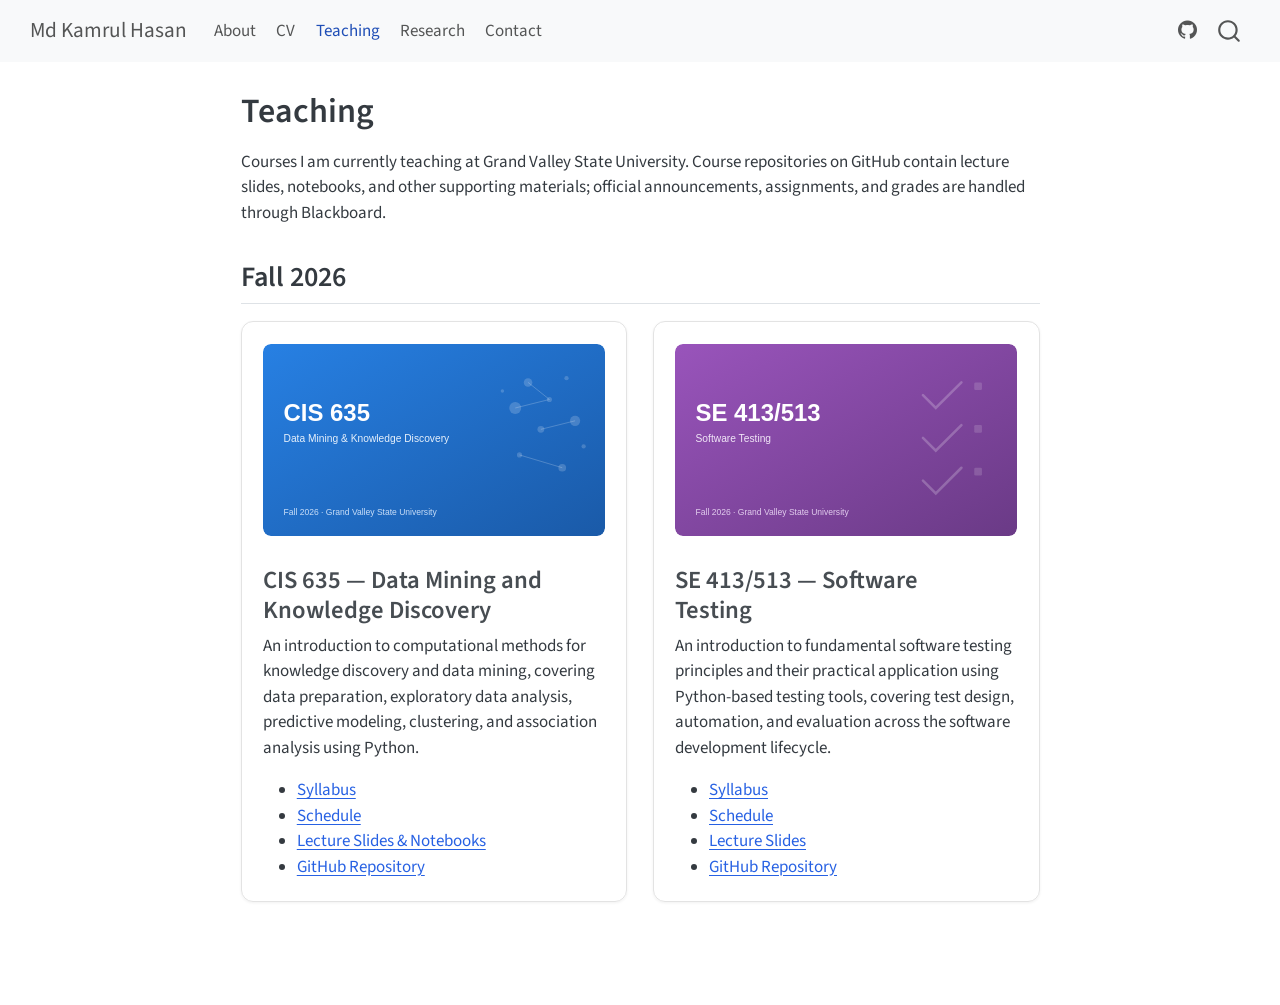
<file: teaching.html>
<!DOCTYPE html>
<html xmlns="http://www.w3.org/1999/xhtml" lang="en" xml:lang="en"><head>

<meta charset="utf-8">
<meta name="generator" content="quarto-1.11.9">

<meta name="viewport" content="width=device-width, initial-scale=1.0, user-scalable=yes">


<title>Teaching – Md Kamrul Hasan</title>
<style>
/* Default styles provided by pandoc.
** See https://pandoc.org/MANUAL.html#variables-for-html for config info.
*/
span.smallcaps{font-variant: small-caps;}
div.columns{display: flex; gap: 1.5em;}
div.column{flex: auto;}
@media screen {
div.columns{gap: min(4vw, 1.5em);}
div.column{overflow-x: auto;}
}
div.hanging-indent{margin-left: 1.5em; text-indent: -1.5em;}
ul.task-list{list-style: none;}
ul.task-list li input[type="checkbox"] {
  width: 0.8em;
  margin: 0 0.8em 0.2em -1em; /* quarto-specific, see https://github.com/quarto-dev/quarto-cli/issues/4556 */ 
  vertical-align: middle;
}
</style>


<script src="site_libs/quarto-nav/quarto-nav.js"></script>
<script src="site_libs/quarto-nav/headroom.min.js"></script>
<script src="site_libs/clipboard/clipboard.min.js"></script>
<script src="site_libs/quarto-search/autocomplete.umd.js"></script>
<script src="site_libs/quarto-search/fuse.min.js"></script>
<script src="site_libs/quarto-search/quarto-search.js"></script>
<meta name="quarto:offset" content="./">
<script src="site_libs/quarto-html/quarto.js" type="module"></script>
<script src="site_libs/quarto-html/tabsets/tabsets.js" type="module"></script>
<script src="site_libs/quarto-html/scrollable-regions/scrollable-regions.js" type="module"></script>
<script src="site_libs/quarto-html/popper.min.js"></script>
<script src="site_libs/quarto-html/tippy.umd.min.js"></script>
<script src="site_libs/quarto-html/anchor.min.js"></script>
<link href="site_libs/quarto-html/tippy.css" rel="stylesheet">
<link href="site_libs/quarto-html/quarto-syntax-highlighting-63b5708e65d6cd79cd7618c58d0c21e7.css" rel="stylesheet" id="quarto-text-highlighting-styles">
<script src="site_libs/bootstrap/bootstrap.min.js"></script>
<link href="site_libs/bootstrap/bootstrap-icons.css" rel="stylesheet">
<link href="site_libs/bootstrap/bootstrap-cb61c712ca1a7fe70a83faed8e4da2d7.min.css" rel="stylesheet" append-hash="true" id="quarto-bootstrap" data-mode="light">
<script id="quarto-search-options" type="application/json">{
  "location": "navbar",
  "copy-button": false,
  "collapse-after": 3,
  "panel-placement": "end",
  "type": "overlay",
  "limit": 50,
  "keyboard-shortcut": [
    "f",
    "/",
    "s"
  ],
  "show-item-context": false,
  "language": {
    "search-no-results-text": "No results",
    "search-matching-documents-text": "matching documents",
    "search-copy-link-title": "Copy link to search",
    "search-hide-matches-text": "Hide additional matches",
    "search-more-match-text": "more match in this document",
    "search-more-matches-text": "more matches in this document",
    "search-clear-button-title": "Clear",
    "search-text-placeholder": "",
    "search-detached-cancel-button-title": "Cancel",
    "search-submit-button-title": "Submit",
    "search-label": "Search"
  }
}</script>


<link rel="stylesheet" href="styles.css">
</head>

<body class="nav-fixed fullcontent quarto-light"><a id="quarto-skip-link" class="visually-hidden-focusable" href="#quarto-document-content">Skip to main content</a>

<div id="quarto-search-results"></div>
  <header id="quarto-header" class="headroom fixed-top">
    <nav class="navbar navbar-expand-lg " data-bs-theme="dark" aria-label="Site">
      <div class="navbar-container container-fluid">
      <div class="navbar-brand-container mx-auto">
    <a class="navbar-brand" href="./index.html">
    <span class="navbar-title">Md Kamrul Hasan</span>
    </a>
  </div>
          <button class="navbar-toggler" type="button" data-bs-toggle="collapse" data-bs-target="#navbarCollapse" aria-controls="navbarCollapse" aria-expanded="false" aria-label="Toggle navigation" onclick="if (window.quartoToggleHeadroom) { window.quartoToggleHeadroom(); }">
  <span class="navbar-toggler-icon"></span>
</button>
          <div class="collapse navbar-collapse" id="navbarCollapse">
            <ul class="navbar-nav navbar-nav-scroll me-auto">
  <li class="nav-item">
    <a class="nav-link" href="./index.html"> 
<span class="menu-text">About</span></a>
  </li>  
  <li class="nav-item">
    <a class="nav-link" href="./cv.html"> 
<span class="menu-text">CV</span></a>
  </li>  
  <li class="nav-item">
    <a class="nav-link active" href="./teaching.html" aria-current="page"> 
<span class="menu-text">Teaching</span></a>
  </li>  
  <li class="nav-item">
    <a class="nav-link" href="./research/index.html"> 
<span class="menu-text">Research</span></a>
  </li>  
  <li class="nav-item">
    <a class="nav-link" href="./contact.html"> 
<span class="menu-text">Contact</span></a>
  </li>  
</ul>
            <ul class="navbar-nav navbar-nav-scroll ms-auto">
  <li class="nav-item compact">
    <a class="nav-link" href="https://github.com/mdkamrulhasan"> <i class="bi bi-github" role="img" aria-label="GitHub profile">
</i> 
<span class="menu-text"></span></a>
  </li>  
</ul>
          </div> <!-- /navcollapse -->
            <div class="quarto-navbar-tools">
</div>
            <div id="quarto-search" class="" title="Search"></div>
      </div> <!-- /container-fluid -->
    </nav>
</header>
<!-- content -->
<div id="quarto-content" class="quarto-container page-columns page-rows-contents page-layout-article page-navbar">
<!-- sidebar -->
<!-- margin-sidebar -->
    
<!-- main -->
<main class="content" id="quarto-document-content" tabindex="-1">

<header id="title-block-header" class="quarto-title-block default">
<div class="quarto-title">
<h1 class="title">Teaching</h1>
</div>



<div class="quarto-title-meta">

    
  
    
  </div>
  


</header>


<p>Courses I am currently teaching at Grand Valley State University. Course repositories on GitHub contain lecture slides, notebooks, and other supporting materials; official announcements, assignments, and grades are handled through Blackboard.</p>
<section id="fall-2026" class="level2">
<h2 class="anchored" data-anchor-id="fall-2026">Fall 2026</h2>
<div class="grid">
<div class="g-col-12 g-col-md-6 course-card">
<p><img src="images/teaching/cis635.svg" class="course-thumb img-fluid"></p>
<section id="cis-635-data-mining-and-knowledge-discovery" class="level3">
<h3 class="anchored" data-anchor-id="cis-635-data-mining-and-knowledge-discovery">CIS 635 — Data Mining and Knowledge Discovery</h3>
<p>An introduction to computational methods for knowledge discovery and data mining, covering data preparation, exploratory data analysis, predictive modeling, clustering, and association analysis using Python.</p>
<ul>
<li><a href="https://github.com/mdkamrulhasan/data_mining_kdd/blob/main/doc/CIS-635_Syllabus-Fall-2026.pdf">Syllabus</a></li>
<li><a href="https://github.com/mdkamrulhasan/data_mining_kdd/blob/main/doc/CIS-635_Schedule-Fall-2026.pdf">Schedule</a></li>
<li><a href="https://github.com/mdkamrulhasan/data_mining_kdd/tree/main/presentation/F26">Lecture Slides &amp; Notebooks</a></li>
<li><a href="https://github.com/mdkamrulhasan/data_mining_kdd">GitHub Repository</a></li>
</ul>
</section>
</div>
<div class="g-col-12 g-col-md-6 course-card">
<p><img src="images/teaching/se413-513.svg" class="course-thumb img-fluid"></p>
<section id="se-413513-software-testing" class="level3">
<h3 class="anchored" data-anchor-id="se-413513-software-testing">SE 413/513 — Software Testing</h3>
<p>An introduction to fundamental software testing principles and their practical application using Python-based testing tools, covering test design, automation, and evaluation across the software development lifecycle.</p>
<ul>
<li><a href="https://github.com/mdkamrulhasan/software-testing/blob/main/docs/SE-413-513_Syllabus-Fall-2026.pdf">Syllabus</a></li>
<li><a href="https://github.com/mdkamrulhasan/software-testing/blob/main/docs/SE-413-513_Schedule-Fall-2026.pdf">Schedule</a></li>
<li><a href="https://github.com/mdkamrulhasan/software-testing/tree/main/lectures/F26">Lecture Slides</a></li>
<li><a href="https://github.com/mdkamrulhasan/software-testing">GitHub Repository</a></li>
</ul>
</section>
</div>
</div>


</section>

</main> <!-- /main -->
<script id="quarto-html-after-body" type="application/javascript">
  window.document.addEventListener("DOMContentLoaded", function (event) {
    const icon = "";
    const anchorJS = new window.AnchorJS();
    anchorJS.options = {
      placement: 'right',
      icon: icon
    };
    anchorJS.add('.anchored');
    const isCodeAnnotation = (el) => {
      for (const clz of el.classList) {
        if (clz.startsWith('code-annotation-')) {                     
          return true;
        }
      }
      return false;
    }
    const onCopySuccess = function(e) {
      // button target
      const button = e.trigger;
      // don't keep focus
      button.blur();
      // flash "checked"
      button.classList.add('code-copy-button-checked');
      var currentTitle = button.getAttribute("title");
      button.setAttribute("title", "Copied!");
      let tooltip;
      if (window.bootstrap) {
        button.setAttribute("data-bs-toggle", "tooltip");
        button.setAttribute("data-bs-placement", "left");
        button.setAttribute("data-bs-title", "Copied!");
        tooltip = new bootstrap.Tooltip(button, 
          { trigger: "manual", 
            customClass: "code-copy-button-tooltip",
            offset: [0, -8]});
        tooltip.show();    
      }
      setTimeout(function() {
        if (tooltip) {
          tooltip.hide();
          button.removeAttribute("data-bs-title");
          button.removeAttribute("data-bs-toggle");
          button.removeAttribute("data-bs-placement");
        }
        button.setAttribute("title", currentTitle);
        button.classList.remove('code-copy-button-checked');
      }, 1000);
      // clear code selection
      e.clearSelection();
    }
    const getTextToCopy = function(trigger) {
      const outerScaffold = trigger.parentElement.cloneNode(true);
      const codeEl = outerScaffold.querySelector('code');
      for (const childEl of codeEl.children) {
        if (isCodeAnnotation(childEl)) {
          childEl.remove();
        }
      }
      return codeEl.innerText;
    }
    const clipboard = new window.ClipboardJS('.code-copy-button:not([data-in-quarto-modal])', {
      text: getTextToCopy
    });
    clipboard.on('success', onCopySuccess);
    if (window.document.getElementById('quarto-embedded-source-code-modal')) {
      const clipboardModal = new window.ClipboardJS('.code-copy-button[data-in-quarto-modal]', {
        text: getTextToCopy,
        container: window.document.getElementById('quarto-embedded-source-code-modal')
      });
      clipboardModal.on('success', onCopySuccess);
    }
      var localhostRegex = new RegExp(/^(?:http|https):\/\/localhost\:?[0-9]*\//);
      var mailtoRegex = new RegExp(/^mailto:/);
        var filterRegex = new RegExp("https:\/\/mdkamrulhasan\.github\.io");
      var isInternal = (href) => {
          return filterRegex.test(href) || localhostRegex.test(href) || mailtoRegex.test(href);
      }
      // Inspect non-navigation links and adorn them if external
      window.quartoDecorateExternalLinks = function (root) {
     var links = (root || window.document).querySelectorAll('a[href]:not(.nav-link):not(.navbar-brand):not(.toc-action):not(.sidebar-link):not(.sidebar-item-toggle):not(.pagination-link):not(.no-external):not([aria-hidden]):not(.dropdown-item):not(.quarto-navigation-tool):not(.about-link)');
      for (var i=0; i<links.length; i++) {
        const link = links[i];
        if (!isInternal(link.href)) {
          // undo the damage that might have been done by quarto-nav.js in the case of
          // links that we want to consider external
          if (link.dataset.originalHref !== undefined) {
            link.href = link.dataset.originalHref;
          }
          if (!link.classList.contains('no-external-icon')) {
          }
        }
      }
      };
      window.quartoDecorateExternalLinks(window.document);
    // Esc closes the popup (WCAG 1.4.13) and focus leaving both trigger and
    // popup closes it (WCAG 2.4.11); tippy handles neither for interactive popups.
    const hideOnEscAndFocusOut = {
      name: 'hideOnEscAndFocusOut',
      defaultValue: true,
      fn(instance) {
        const dismiss = () => {
          // A show scheduled by the trigger delay would otherwise reopen it
          instance.clearDelayTimeouts();
          instance.hide();
        };
        const onKeyDown = (event) => {
          if (event.key !== 'Escape') {
            return;
          }
          // Keep Esc from also reaching page handlers (e.g. reveal.js overview),
          // except an open reveal.js slide menu, which Esc should close too.
          // The menu handles keys only when its keyboard option is on.
          const menuHandlesEsc = window.Reveal?.getPlugin?.('menu')?.isOpen() &&
            window.Reveal.getConfig().menu?.keyboard !== false;
          if (!menuHandlesEsc) {
            event.stopPropagation();
          }
          if (instance.popper.contains(window.document.activeElement)) {
            // Disabled while refocusing so the focus trigger does not reopen it
            instance.disable();
            instance.reference.focus();
            instance.enable();
          }
          dismiss();
        };
        const onFocusOut = (event) => {
          const target = event.relatedTarget;
          if (target && !instance.reference.contains(target) &&
              !instance.popper.contains(target)) {
            dismiss();
          }
        };
        // On the trigger too: a click trigger (code-annotations: select) has no
        // blur handling. Attached for the instance's lifetime so leaving the
        // trigger also cancels a show still pending on the trigger delay.
        instance.reference.addEventListener('focusout', onFocusOut);
        return {
          onShow() {
            window.document.addEventListener('keydown', onKeyDown, true);
            instance.popper.addEventListener('focusout', onFocusOut);
          },
          onHide() {
            window.document.removeEventListener('keydown', onKeyDown, true);
            instance.popper.removeEventListener('focusout', onFocusOut);
          },
          onDestroy() {
            instance.reference.removeEventListener('focusout', onFocusOut);
          },
        };
      },
    };
    function tippyHover(el, contentFn, onTriggerFn, onUntriggerFn) {
      const config = {
        allowHTML: true,
        maxWidth: 500,
        delay: 100,
        arrow: false,
        appendTo: function(el) {
            return el.parentElement;
        },
        interactive: true,
        interactiveBorder: 10,
        theme: 'quarto',
        placement: 'bottom-start',
        plugins: [hideOnEscAndFocusOut],
      };
      if (contentFn) {
        config.content = contentFn;
      }
      if (onTriggerFn) {
        config.onTrigger = onTriggerFn;
      }
      if (onUntriggerFn) {
        config.onUntrigger = onUntriggerFn;
      }
      window.tippy(el, config); 
    }
    const noterefs = window.document.querySelectorAll('a[role="doc-noteref"]');
    for (var i=0; i<noterefs.length; i++) {
      const ref = noterefs[i];
      tippyHover(ref, function() {
        // use id or data attribute instead here
        let href = ref.getAttribute('data-footnote-href') || ref.getAttribute('href');
        try { href = new URL(href).hash; } catch {}
        const id = href.replace(/^#\/?/, "");
        const note = window.document.getElementById(id);
        if (note) {
          return note.innerHTML;
        } else {
          return "";
        }
      });
    }
    const xrefs = window.document.querySelectorAll('a.quarto-xref');
    const processXRef = (id, note) => {
      // Strip column container classes
      const stripColumnClz = (el) => {
        el.classList.remove("page-full", "page-columns");
        if (el.children) {
          for (const child of el.children) {
            stripColumnClz(child);
          }
        }
      }
      stripColumnClz(note)
      if (id === null || id.startsWith('sec-')) {
        // Special case sections, only their first couple elements
        const container = document.createElement("div");
        if (note.children && note.children.length > 2) {
          container.appendChild(note.children[0].cloneNode(true));
          for (let i = 1; i < note.children.length; i++) {
            const child = note.children[i];
            if (child.tagName === "P" && child.innerText === "") {
              continue;
            } else {
              container.appendChild(child.cloneNode(true));
              break;
            }
          }
          if (window.Quarto?.typesetMath) {
            window.Quarto.typesetMath(container);
          }
          return container.innerHTML
        } else {
          if (window.Quarto?.typesetMath) {
            window.Quarto.typesetMath(note);
          }
          return note.innerHTML;
        }
      } else {
        // Remove any anchor links if they are present
        const anchorLink = note.querySelector('a.anchorjs-link');
        if (anchorLink) {
          anchorLink.remove();
        }
        if (window.Quarto?.typesetMath) {
          window.Quarto.typesetMath(note);
        }
        if (note.classList.contains("callout")) {
          return note.outerHTML;
        } else {
          return note.innerHTML;
        }
      }
    }
    for (var i=0; i<xrefs.length; i++) {
      const xref = xrefs[i];
      tippyHover(xref, undefined, function(instance) {
        instance.disable();
        let url = xref.getAttribute('href');
        let hash = undefined; 
        if (url.startsWith('#')) {
          hash = url;
        } else {
          try { hash = new URL(url).hash; } catch {}
        }
        if (hash) {
          const id = hash.replace(/^#\/?/, "");
          const note = window.document.getElementById(id);
          if (note !== null) {
            try {
              const html = processXRef(id, note.cloneNode(true));
              instance.setContent(html);
            } finally {
              instance.enable();
              instance.show();
            }
          } else {
            // See if we can fetch this
            fetch(url.split('#')[0])
            .then(res => res.text())
            .then(html => {
              const parser = new DOMParser();
              const htmlDoc = parser.parseFromString(html, "text/html");
              const note = htmlDoc.getElementById(id);
              if (note !== null) {
                const html = processXRef(id, note);
                instance.setContent(html);
              } 
            }).finally(() => {
              instance.enable();
              instance.show();
            });
          }
        } else {
          // See if we can fetch a full url (with no hash to target)
          // This is a special case and we should probably do some content thinning / targeting
          fetch(url)
          .then(res => res.text())
          .then(html => {
            const parser = new DOMParser();
            const htmlDoc = parser.parseFromString(html, "text/html");
            const note = htmlDoc.querySelector('main.content');
            if (note !== null) {
              // This should only happen for chapter cross references
              // (since there is no id in the URL)
              // remove the first header
              if (note.children.length > 0 && note.children[0].tagName === "HEADER") {
                note.children[0].remove();
              }
              const html = processXRef(null, note);
              instance.setContent(html);
            } 
          }).finally(() => {
            instance.enable();
            instance.show();
          });
        }
      }, function(instance) {
      });
    }
        let selectedAnnoteEl;
        const selectorForAnnotation = ( cell, annotation) => {
          let cellAttr = 'data-code-cell="' + cell + '"';
          let lineAttr = 'data-code-annotation="' +  annotation + '"';
          const selector = 'span[' + cellAttr + '][' + lineAttr + ']';
          return selector;
        }
        const selectCodeLines = (annoteEl) => {
          const doc = window.document;
          const targetCell = annoteEl.getAttribute("data-target-cell");
          const targetAnnotation = annoteEl.getAttribute("data-target-annotation");
          const annoteSpan = window.document.querySelector(selectorForAnnotation(targetCell, targetAnnotation));
          const lines = annoteSpan.getAttribute("data-code-lines").split(",");
          const lineIds = lines.map((line) => {
            return targetCell + "-" + line;
          })
          // Each band is positioned against its own containing block, which is
          // not the offsetParent of the lines, so place it from client rects.
          const placeBand = (band, firstEl, lastEl, codeBlock) => {
            const container = band.offsetParent;
            if (container === null) {
              return;
            }
            const containerRect = container.getBoundingClientRect();
            // Reveal.js scales slides with a transform, so convert client
            // pixels back to the CSS pixels of the container.
            const scale = containerRect.height / container.offsetHeight || 1;
            const firstRect = firstEl.getBoundingClientRect();
            const lastRect = lastEl.getBoundingClientRect();
            const top = (firstRect.top - containerRect.top) / scale - container.clientTop + container.scrollTop;
            const height = (lastRect.bottom - firstRect.top) / scale;
            band.style.top = top - 2 + "px";
            band.style.height = height + 4 + "px";
            if (codeBlock) {
              // Without the copy button wrapper, the containing block is wider
              // than the code block, so span the code block explicitly.
              const blockRect = codeBlock.getBoundingClientRect();
              band.style.left = (blockRect.left - containerRect.left) / scale - container.clientLeft + container.scrollLeft + "px";
              band.style.width = blockRect.width / scale + "px";
            }
          };
          if (lineIds.length > 0) {
            const el = window.document.getElementById(lineIds[0]);
            const lastEl = window.document.getElementById(lineIds[lineIds.length - 1]);
            const parent = el.parentElement.parentElement;
            // cook up a div (if necessary) and position it
            let div = window.document.getElementById("code-annotation-line-highlight");
            if (div === null) {
              div = window.document.createElement("div");
              div.setAttribute("id", "code-annotation-line-highlight");
              div.style.position = 'absolute';
              parent.appendChild(div);
            }
            placeBand(div, el, lastEl, parent.closest("div.sourceCode") || parent);
            let gutterDiv = window.document.getElementById("code-annotation-line-highlight-gutter");
            if (gutterDiv === null) {
              gutterDiv = window.document.createElement("div");
              gutterDiv.setAttribute("id", "code-annotation-line-highlight-gutter");
              gutterDiv.style.position = 'absolute';
              const codeCell = window.document.getElementById(targetCell);
              const gutter = codeCell.querySelector('.code-annotation-gutter');
              gutter.appendChild(gutterDiv);
            }
            placeBand(gutterDiv, el, lastEl);
            selectedAnnoteEl = annoteEl;
          }
        };
        const unselectCodeLines = () => {
          const elementsIds = ["code-annotation-line-highlight", "code-annotation-line-highlight-gutter"];
          elementsIds.forEach((elId) => {
            const div = window.document.getElementById(elId);
            if (div) {
              div.remove();
            }
          });
          selectedAnnoteEl = undefined;
        };
          // Handle positioning of the toggle
      window.addEventListener(
        "resize",
        throttle(() => {
          elRect = undefined;
          if (selectedAnnoteEl) {
            selectCodeLines(selectedAnnoteEl);
          }
        }, 10)
      );
      function throttle(fn, ms) {
      let throttle = false;
      let timer;
        return (...args) => {
          if(!throttle) { // first call gets through
              fn.apply(this, args);
              throttle = true;
          } else { // all the others get throttled
              if(timer) clearTimeout(timer); // cancel #2
              timer = setTimeout(() => {
                fn.apply(this, args);
                timer = throttle = false;
              }, ms);
          }
        };
      }
        // Attach click handler to the DT
        const annoteDls = window.document.querySelectorAll('dt[data-target-cell]');
        for (const annoteDlNode of annoteDls) {
          annoteDlNode.addEventListener('click', (event) => {
            const clickedEl = event.target;
            if (clickedEl !== selectedAnnoteEl) {
              unselectCodeLines();
              const activeEl = window.document.querySelector('dt[data-target-cell].code-annotation-active');
              if (activeEl) {
                activeEl.classList.remove('code-annotation-active');
              }
              selectCodeLines(clickedEl);
              clickedEl.classList.add('code-annotation-active');
            } else {
              // Unselect the line
              unselectCodeLines();
              clickedEl.classList.remove('code-annotation-active');
            }
          });
        }
    const findCites = (el) => {
      const parentEl = el.parentElement;
      if (parentEl) {
        const cites = parentEl.dataset.cites;
        if (cites) {
          return {
            el,
            cites: cites.split(' ')
          };
        } else {
          return findCites(el.parentElement)
        }
      } else {
        return undefined;
      }
    };
    var bibliorefs = window.document.querySelectorAll('a[role="doc-biblioref"]');
    for (var i=0; i<bibliorefs.length; i++) {
      const ref = bibliorefs[i];
      const citeInfo = findCites(ref);
      if (citeInfo) {
        tippyHover(citeInfo.el, function() {
          var popup = window.document.createElement('div');
          citeInfo.cites.forEach(function(cite) {
            var citeDiv = window.document.createElement('div');
            citeDiv.classList.add('hanging-indent');
            citeDiv.classList.add('csl-entry');
            var biblioDiv = window.document.getElementById('ref-' + cite);
            if (biblioDiv) {
              citeDiv.innerHTML = biblioDiv.innerHTML;
            }
            popup.appendChild(citeDiv);
          });
          return popup.innerHTML;
        });
      }
    }
  });
  </script>
  <script type="application/javascript">
  window.quartoScrollableRegionsLabels = {"code":"Scrollable code","output":"Scrollable output"};
  </script>
</div> <!-- /content -->




</body></html>
</file>
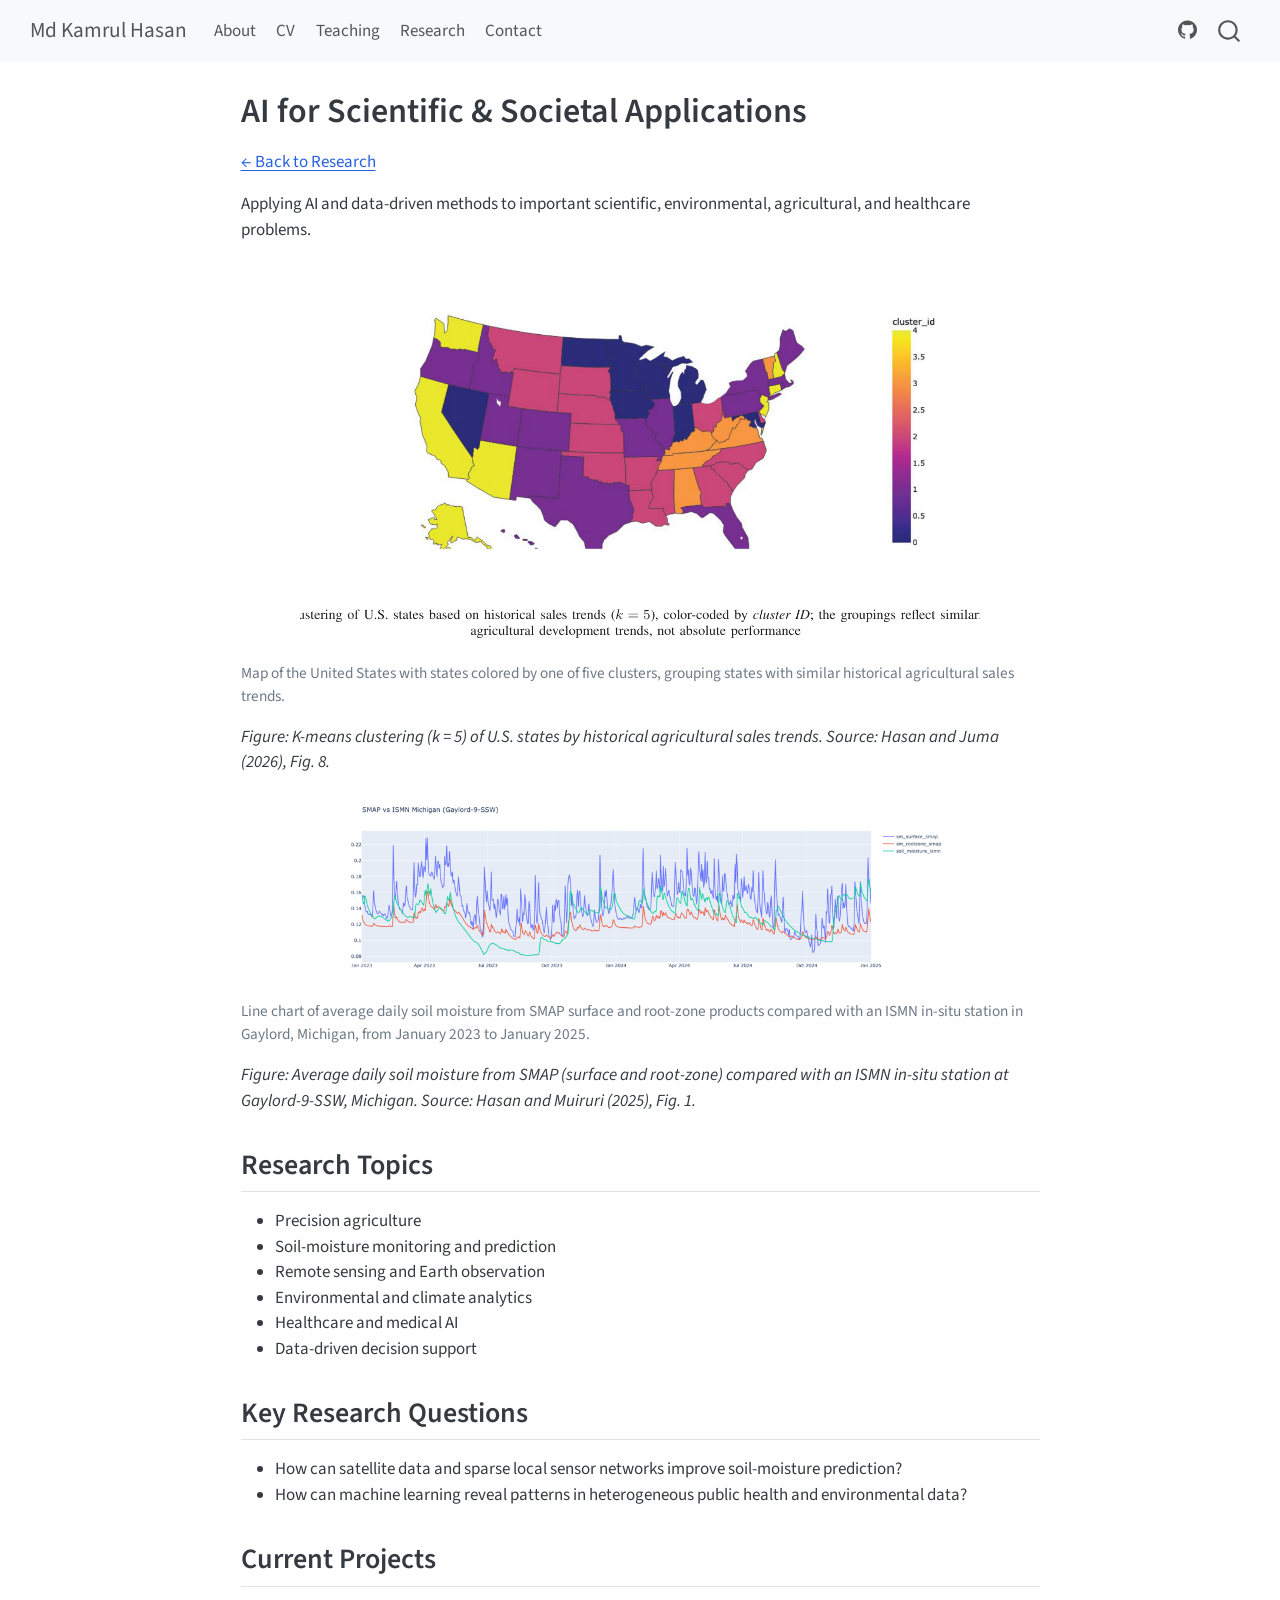
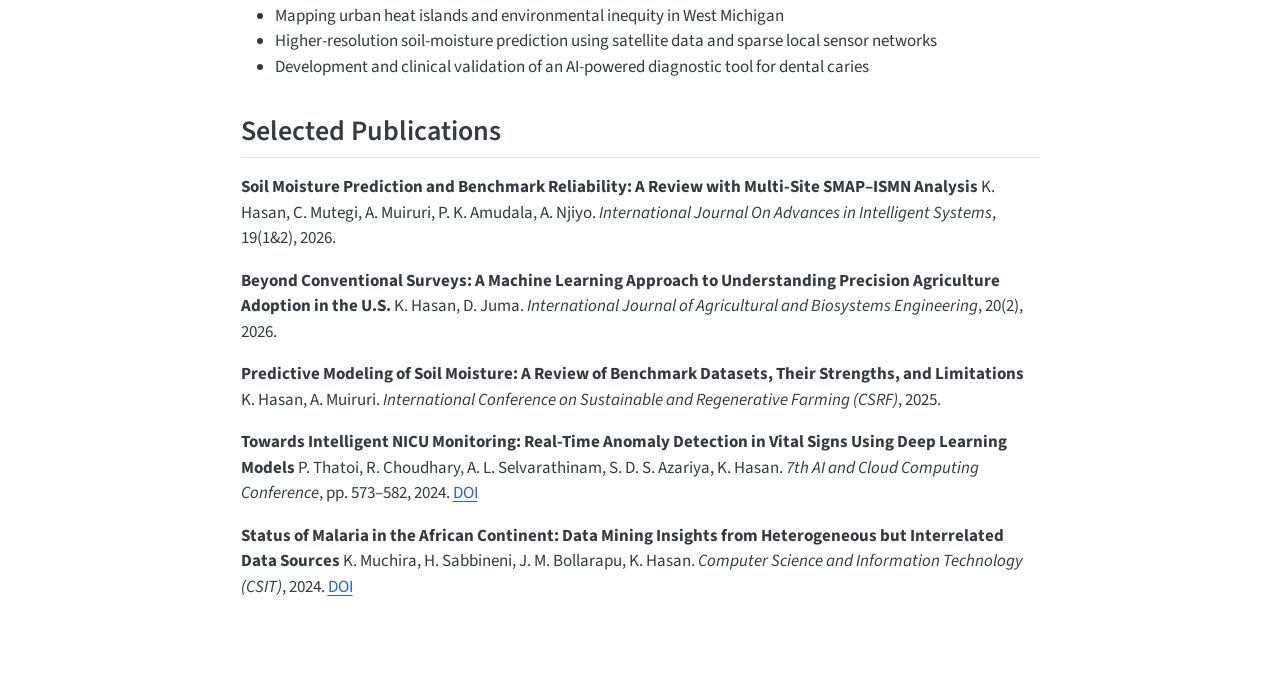
<file: research/applications.html>
<!DOCTYPE html>
<html xmlns="http://www.w3.org/1999/xhtml" lang="en" xml:lang="en"><head>

<meta charset="utf-8">
<meta name="generator" content="quarto-1.11.9">

<meta name="viewport" content="width=device-width, initial-scale=1.0, user-scalable=yes">


<title>AI for Scientific &amp; Societal Applications – Md Kamrul Hasan</title>
<style>
/* Default styles provided by pandoc.
** See https://pandoc.org/MANUAL.html#variables-for-html for config info.
*/
span.smallcaps{font-variant: small-caps;}
div.columns{display: flex; gap: 1.5em;}
div.column{flex: auto;}
@media screen {
div.columns{gap: min(4vw, 1.5em);}
div.column{overflow-x: auto;}
}
div.hanging-indent{margin-left: 1.5em; text-indent: -1.5em;}
ul.task-list{list-style: none;}
ul.task-list li input[type="checkbox"] {
  width: 0.8em;
  margin: 0 0.8em 0.2em -1em; /* quarto-specific, see https://github.com/quarto-dev/quarto-cli/issues/4556 */ 
  vertical-align: middle;
}
</style>


<script src="../site_libs/quarto-nav/quarto-nav.js"></script>
<script src="../site_libs/quarto-nav/headroom.min.js"></script>
<script src="../site_libs/clipboard/clipboard.min.js"></script>
<script src="../site_libs/quarto-search/autocomplete.umd.js"></script>
<script src="../site_libs/quarto-search/fuse.min.js"></script>
<script src="../site_libs/quarto-search/quarto-search.js"></script>
<meta name="quarto:offset" content="../">
<script src="../site_libs/quarto-html/quarto.js" type="module"></script>
<script src="../site_libs/quarto-html/tabsets/tabsets.js" type="module"></script>
<script src="../site_libs/quarto-html/scrollable-regions/scrollable-regions.js" type="module"></script>
<script src="../site_libs/quarto-html/popper.min.js"></script>
<script src="../site_libs/quarto-html/tippy.umd.min.js"></script>
<script src="../site_libs/quarto-html/anchor.min.js"></script>
<link href="../site_libs/quarto-html/tippy.css" rel="stylesheet">
<link href="../site_libs/quarto-html/quarto-syntax-highlighting-63b5708e65d6cd79cd7618c58d0c21e7.css" rel="stylesheet" id="quarto-text-highlighting-styles">
<script src="../site_libs/bootstrap/bootstrap.min.js"></script>
<link href="../site_libs/bootstrap/bootstrap-icons.css" rel="stylesheet">
<link href="../site_libs/bootstrap/bootstrap-cb61c712ca1a7fe70a83faed8e4da2d7.min.css" rel="stylesheet" append-hash="true" id="quarto-bootstrap" data-mode="light">
<script id="quarto-search-options" type="application/json">{
  "location": "navbar",
  "copy-button": false,
  "collapse-after": 3,
  "panel-placement": "end",
  "type": "overlay",
  "limit": 50,
  "keyboard-shortcut": [
    "f",
    "/",
    "s"
  ],
  "show-item-context": false,
  "language": {
    "search-no-results-text": "No results",
    "search-matching-documents-text": "matching documents",
    "search-copy-link-title": "Copy link to search",
    "search-hide-matches-text": "Hide additional matches",
    "search-more-match-text": "more match in this document",
    "search-more-matches-text": "more matches in this document",
    "search-clear-button-title": "Clear",
    "search-text-placeholder": "",
    "search-detached-cancel-button-title": "Cancel",
    "search-submit-button-title": "Submit",
    "search-label": "Search"
  }
}</script>


<link rel="stylesheet" href="../styles.css">
</head>

<body class="nav-fixed fullcontent quarto-light"><a id="quarto-skip-link" class="visually-hidden-focusable" href="#quarto-document-content">Skip to main content</a>

<div id="quarto-search-results"></div>
  <header id="quarto-header" class="headroom fixed-top">
    <nav class="navbar navbar-expand-lg " data-bs-theme="dark" aria-label="Site">
      <div class="navbar-container container-fluid">
      <div class="navbar-brand-container mx-auto">
    <a class="navbar-brand" href="../index.html">
    <span class="navbar-title">Md Kamrul Hasan</span>
    </a>
  </div>
          <button class="navbar-toggler" type="button" data-bs-toggle="collapse" data-bs-target="#navbarCollapse" aria-controls="navbarCollapse" aria-expanded="false" aria-label="Toggle navigation" onclick="if (window.quartoToggleHeadroom) { window.quartoToggleHeadroom(); }">
  <span class="navbar-toggler-icon"></span>
</button>
          <div class="collapse navbar-collapse" id="navbarCollapse">
            <ul class="navbar-nav navbar-nav-scroll me-auto">
  <li class="nav-item">
    <a class="nav-link" href="../index.html"> 
<span class="menu-text">About</span></a>
  </li>  
  <li class="nav-item">
    <a class="nav-link" href="../cv.html"> 
<span class="menu-text">CV</span></a>
  </li>  
  <li class="nav-item">
    <a class="nav-link" href="../teaching.html"> 
<span class="menu-text">Teaching</span></a>
  </li>  
  <li class="nav-item">
    <a class="nav-link" href="../research/index.html"> 
<span class="menu-text">Research</span></a>
  </li>  
  <li class="nav-item">
    <a class="nav-link" href="../contact.html"> 
<span class="menu-text">Contact</span></a>
  </li>  
</ul>
            <ul class="navbar-nav navbar-nav-scroll ms-auto">
  <li class="nav-item compact">
    <a class="nav-link" href="https://github.com/mdkamrulhasan"> <i class="bi bi-github" role="img" aria-label="GitHub profile">
</i> 
<span class="menu-text"></span></a>
  </li>  
</ul>
          </div> <!-- /navcollapse -->
            <div class="quarto-navbar-tools">
</div>
            <div id="quarto-search" class="" title="Search"></div>
      </div> <!-- /container-fluid -->
    </nav>
</header>
<!-- content -->
<div id="quarto-content" class="quarto-container page-columns page-rows-contents page-layout-article page-navbar">
<!-- sidebar -->
<!-- margin-sidebar -->
    
<!-- main -->
<main class="content" id="quarto-document-content" tabindex="-1">

<header id="title-block-header" class="quarto-title-block default">
<div class="quarto-title">
<h1 class="title">AI for Scientific &amp; Societal Applications</h1>
</div>



<div class="quarto-title-meta">

    
  
    
  </div>
  


</header>


<p><a href="../research/index.html">← Back to Research</a></p>
<p>Applying AI and data-driven methods to important scientific, environmental, agricultural, and healthcare problems.</p>
<div class="quarto-figure quarto-figure-center">
<figure class="figure">
<p><img src="../images/research/precision-ag-kmeans-clusters.png" class="img-fluid figure-img" style="width:85.0%"></p>
<figcaption>Map of the United States with states colored by one of five clusters, grouping states with similar historical agricultural sales trends.</figcaption>
</figure>
</div>
<p><em>Figure: K-means clustering (k = 5) of U.S. states by historical agricultural sales trends. Source: Hasan and Juma (2026), Fig. 8.</em></p>
<div class="quarto-figure quarto-figure-center">
<figure class="figure">
<p><img src="../images/research/soil-moisture-smap-vs-ismn.png" class="img-fluid figure-img" style="width:77.0%"></p>
<figcaption>Line chart of average daily soil moisture from SMAP surface and root-zone products compared with an ISMN in-situ station in Gaylord, Michigan, from January 2023 to January 2025.</figcaption>
</figure>
</div>
<p><em>Figure: Average daily soil moisture from SMAP (surface and root-zone) compared with an ISMN in-situ station at Gaylord-9-SSW, Michigan. Source: Hasan and Muiruri (2025), Fig. 1.</em></p>
<section id="research-topics" class="level2">
<h2 class="anchored" data-anchor-id="research-topics">Research Topics</h2>
<ul>
<li>Precision agriculture</li>
<li>Soil-moisture monitoring and prediction</li>
<li>Remote sensing and Earth observation</li>
<li>Environmental and climate analytics</li>
<li>Healthcare and medical AI</li>
<li>Data-driven decision support</li>
</ul>
</section>
<section id="key-research-questions" class="level2">
<h2 class="anchored" data-anchor-id="key-research-questions">Key Research Questions</h2>
<ul>
<li>How can satellite data and sparse local sensor networks improve soil-moisture prediction?</li>
<li>How can machine learning reveal patterns in heterogeneous public health and environmental data?</li>
</ul>
</section>
<section id="current-projects" class="level2">
<h2 class="anchored" data-anchor-id="current-projects">Current Projects</h2>
<ul>
<li>Mapping urban heat islands and environmental inequity in West Michigan</li>
<li>Higher-resolution soil-moisture prediction using satellite data and sparse local sensor networks</li>
<li>Development and clinical validation of an AI-powered diagnostic tool for dental caries</li>
</ul>
</section>
<section id="selected-publications" class="level2">
<h2 class="anchored" data-anchor-id="selected-publications">Selected Publications</h2>
<p><strong>Soil Moisture Prediction and Benchmark Reliability: A Review with Multi-Site SMAP–ISMN Analysis</strong> K. Hasan, C. Mutegi, A. Muiruri, P. K. Amudala, A. Njiyo. <em>International Journal On Advances in Intelligent Systems</em>, 19(1&amp;2), 2026.</p>
<p><strong>Beyond Conventional Surveys: A Machine Learning Approach to Understanding Precision Agriculture Adoption in the U.S.</strong> K. Hasan, D. Juma. <em>International Journal of Agricultural and Biosystems Engineering</em>, 20(2), 2026.</p>
<p><strong>Predictive Modeling of Soil Moisture: A Review of Benchmark Datasets, Their Strengths, and Limitations</strong> K. Hasan, A. Muiruri. <em>International Conference on Sustainable and Regenerative Farming (CSRF)</em>, 2025.</p>
<p><strong>Towards Intelligent NICU Monitoring: Real-Time Anomaly Detection in Vital Signs Using Deep Learning Models</strong> P. Thatoi, R. Choudhary, A. L. Selvarathinam, S. D. S. Azariya, K. Hasan. <em>7th AI and Cloud Computing Conference</em>, pp.&nbsp;573–582, 2024. <a href="https://doi.org/10.1145/3719384.3719467">DOI</a></p>
<p><strong>Status of Malaria in the African Continent: Data Mining Insights from Heterogeneous but Interrelated Data Sources</strong> K. Muchira, H. Sabbineni, J. M. Bollarapu, K. Hasan. <em>Computer Science and Information Technology (CSIT)</em>, 2024. <a href="https://doi.org/10.5121/csit.2024.141401">DOI</a></p>


</section>

</main> <!-- /main -->
<script id="quarto-html-after-body" type="application/javascript">
  window.document.addEventListener("DOMContentLoaded", function (event) {
    const icon = "";
    const anchorJS = new window.AnchorJS();
    anchorJS.options = {
      placement: 'right',
      icon: icon
    };
    anchorJS.add('.anchored');
    const isCodeAnnotation = (el) => {
      for (const clz of el.classList) {
        if (clz.startsWith('code-annotation-')) {                     
          return true;
        }
      }
      return false;
    }
    const onCopySuccess = function(e) {
      // button target
      const button = e.trigger;
      // don't keep focus
      button.blur();
      // flash "checked"
      button.classList.add('code-copy-button-checked');
      var currentTitle = button.getAttribute("title");
      button.setAttribute("title", "Copied!");
      let tooltip;
      if (window.bootstrap) {
        button.setAttribute("data-bs-toggle", "tooltip");
        button.setAttribute("data-bs-placement", "left");
        button.setAttribute("data-bs-title", "Copied!");
        tooltip = new bootstrap.Tooltip(button, 
          { trigger: "manual", 
            customClass: "code-copy-button-tooltip",
            offset: [0, -8]});
        tooltip.show();    
      }
      setTimeout(function() {
        if (tooltip) {
          tooltip.hide();
          button.removeAttribute("data-bs-title");
          button.removeAttribute("data-bs-toggle");
          button.removeAttribute("data-bs-placement");
        }
        button.setAttribute("title", currentTitle);
        button.classList.remove('code-copy-button-checked');
      }, 1000);
      // clear code selection
      e.clearSelection();
    }
    const getTextToCopy = function(trigger) {
      const outerScaffold = trigger.parentElement.cloneNode(true);
      const codeEl = outerScaffold.querySelector('code');
      for (const childEl of codeEl.children) {
        if (isCodeAnnotation(childEl)) {
          childEl.remove();
        }
      }
      return codeEl.innerText;
    }
    const clipboard = new window.ClipboardJS('.code-copy-button:not([data-in-quarto-modal])', {
      text: getTextToCopy
    });
    clipboard.on('success', onCopySuccess);
    if (window.document.getElementById('quarto-embedded-source-code-modal')) {
      const clipboardModal = new window.ClipboardJS('.code-copy-button[data-in-quarto-modal]', {
        text: getTextToCopy,
        container: window.document.getElementById('quarto-embedded-source-code-modal')
      });
      clipboardModal.on('success', onCopySuccess);
    }
      var localhostRegex = new RegExp(/^(?:http|https):\/\/localhost\:?[0-9]*\//);
      var mailtoRegex = new RegExp(/^mailto:/);
        var filterRegex = new RegExp("https:\/\/mdkamrulhasan\.github\.io");
      var isInternal = (href) => {
          return filterRegex.test(href) || localhostRegex.test(href) || mailtoRegex.test(href);
      }
      // Inspect non-navigation links and adorn them if external
      window.quartoDecorateExternalLinks = function (root) {
     var links = (root || window.document).querySelectorAll('a[href]:not(.nav-link):not(.navbar-brand):not(.toc-action):not(.sidebar-link):not(.sidebar-item-toggle):not(.pagination-link):not(.no-external):not([aria-hidden]):not(.dropdown-item):not(.quarto-navigation-tool):not(.about-link)');
      for (var i=0; i<links.length; i++) {
        const link = links[i];
        if (!isInternal(link.href)) {
          // undo the damage that might have been done by quarto-nav.js in the case of
          // links that we want to consider external
          if (link.dataset.originalHref !== undefined) {
            link.href = link.dataset.originalHref;
          }
          if (!link.classList.contains('no-external-icon')) {
          }
        }
      }
      };
      window.quartoDecorateExternalLinks(window.document);
    // Esc closes the popup (WCAG 1.4.13) and focus leaving both trigger and
    // popup closes it (WCAG 2.4.11); tippy handles neither for interactive popups.
    const hideOnEscAndFocusOut = {
      name: 'hideOnEscAndFocusOut',
      defaultValue: true,
      fn(instance) {
        const dismiss = () => {
          // A show scheduled by the trigger delay would otherwise reopen it
          instance.clearDelayTimeouts();
          instance.hide();
        };
        const onKeyDown = (event) => {
          if (event.key !== 'Escape') {
            return;
          }
          // Keep Esc from also reaching page handlers (e.g. reveal.js overview),
          // except an open reveal.js slide menu, which Esc should close too.
          // The menu handles keys only when its keyboard option is on.
          const menuHandlesEsc = window.Reveal?.getPlugin?.('menu')?.isOpen() &&
            window.Reveal.getConfig().menu?.keyboard !== false;
          if (!menuHandlesEsc) {
            event.stopPropagation();
          }
          if (instance.popper.contains(window.document.activeElement)) {
            // Disabled while refocusing so the focus trigger does not reopen it
            instance.disable();
            instance.reference.focus();
            instance.enable();
          }
          dismiss();
        };
        const onFocusOut = (event) => {
          const target = event.relatedTarget;
          if (target && !instance.reference.contains(target) &&
              !instance.popper.contains(target)) {
            dismiss();
          }
        };
        // On the trigger too: a click trigger (code-annotations: select) has no
        // blur handling. Attached for the instance's lifetime so leaving the
        // trigger also cancels a show still pending on the trigger delay.
        instance.reference.addEventListener('focusout', onFocusOut);
        return {
          onShow() {
            window.document.addEventListener('keydown', onKeyDown, true);
            instance.popper.addEventListener('focusout', onFocusOut);
          },
          onHide() {
            window.document.removeEventListener('keydown', onKeyDown, true);
            instance.popper.removeEventListener('focusout', onFocusOut);
          },
          onDestroy() {
            instance.reference.removeEventListener('focusout', onFocusOut);
          },
        };
      },
    };
    function tippyHover(el, contentFn, onTriggerFn, onUntriggerFn) {
      const config = {
        allowHTML: true,
        maxWidth: 500,
        delay: 100,
        arrow: false,
        appendTo: function(el) {
            return el.parentElement;
        },
        interactive: true,
        interactiveBorder: 10,
        theme: 'quarto',
        placement: 'bottom-start',
        plugins: [hideOnEscAndFocusOut],
      };
      if (contentFn) {
        config.content = contentFn;
      }
      if (onTriggerFn) {
        config.onTrigger = onTriggerFn;
      }
      if (onUntriggerFn) {
        config.onUntrigger = onUntriggerFn;
      }
      window.tippy(el, config); 
    }
    const noterefs = window.document.querySelectorAll('a[role="doc-noteref"]');
    for (var i=0; i<noterefs.length; i++) {
      const ref = noterefs[i];
      tippyHover(ref, function() {
        // use id or data attribute instead here
        let href = ref.getAttribute('data-footnote-href') || ref.getAttribute('href');
        try { href = new URL(href).hash; } catch {}
        const id = href.replace(/^#\/?/, "");
        const note = window.document.getElementById(id);
        if (note) {
          return note.innerHTML;
        } else {
          return "";
        }
      });
    }
    const xrefs = window.document.querySelectorAll('a.quarto-xref');
    const processXRef = (id, note) => {
      // Strip column container classes
      const stripColumnClz = (el) => {
        el.classList.remove("page-full", "page-columns");
        if (el.children) {
          for (const child of el.children) {
            stripColumnClz(child);
          }
        }
      }
      stripColumnClz(note)
      if (id === null || id.startsWith('sec-')) {
        // Special case sections, only their first couple elements
        const container = document.createElement("div");
        if (note.children && note.children.length > 2) {
          container.appendChild(note.children[0].cloneNode(true));
          for (let i = 1; i < note.children.length; i++) {
            const child = note.children[i];
            if (child.tagName === "P" && child.innerText === "") {
              continue;
            } else {
              container.appendChild(child.cloneNode(true));
              break;
            }
          }
          if (window.Quarto?.typesetMath) {
            window.Quarto.typesetMath(container);
          }
          return container.innerHTML
        } else {
          if (window.Quarto?.typesetMath) {
            window.Quarto.typesetMath(note);
          }
          return note.innerHTML;
        }
      } else {
        // Remove any anchor links if they are present
        const anchorLink = note.querySelector('a.anchorjs-link');
        if (anchorLink) {
          anchorLink.remove();
        }
        if (window.Quarto?.typesetMath) {
          window.Quarto.typesetMath(note);
        }
        if (note.classList.contains("callout")) {
          return note.outerHTML;
        } else {
          return note.innerHTML;
        }
      }
    }
    for (var i=0; i<xrefs.length; i++) {
      const xref = xrefs[i];
      tippyHover(xref, undefined, function(instance) {
        instance.disable();
        let url = xref.getAttribute('href');
        let hash = undefined; 
        if (url.startsWith('#')) {
          hash = url;
        } else {
          try { hash = new URL(url).hash; } catch {}
        }
        if (hash) {
          const id = hash.replace(/^#\/?/, "");
          const note = window.document.getElementById(id);
          if (note !== null) {
            try {
              const html = processXRef(id, note.cloneNode(true));
              instance.setContent(html);
            } finally {
              instance.enable();
              instance.show();
            }
          } else {
            // See if we can fetch this
            fetch(url.split('#')[0])
            .then(res => res.text())
            .then(html => {
              const parser = new DOMParser();
              const htmlDoc = parser.parseFromString(html, "text/html");
              const note = htmlDoc.getElementById(id);
              if (note !== null) {
                const html = processXRef(id, note);
                instance.setContent(html);
              } 
            }).finally(() => {
              instance.enable();
              instance.show();
            });
          }
        } else {
          // See if we can fetch a full url (with no hash to target)
          // This is a special case and we should probably do some content thinning / targeting
          fetch(url)
          .then(res => res.text())
          .then(html => {
            const parser = new DOMParser();
            const htmlDoc = parser.parseFromString(html, "text/html");
            const note = htmlDoc.querySelector('main.content');
            if (note !== null) {
              // This should only happen for chapter cross references
              // (since there is no id in the URL)
              // remove the first header
              if (note.children.length > 0 && note.children[0].tagName === "HEADER") {
                note.children[0].remove();
              }
              const html = processXRef(null, note);
              instance.setContent(html);
            } 
          }).finally(() => {
            instance.enable();
            instance.show();
          });
        }
      }, function(instance) {
      });
    }
        let selectedAnnoteEl;
        const selectorForAnnotation = ( cell, annotation) => {
          let cellAttr = 'data-code-cell="' + cell + '"';
          let lineAttr = 'data-code-annotation="' +  annotation + '"';
          const selector = 'span[' + cellAttr + '][' + lineAttr + ']';
          return selector;
        }
        const selectCodeLines = (annoteEl) => {
          const doc = window.document;
          const targetCell = annoteEl.getAttribute("data-target-cell");
          const targetAnnotation = annoteEl.getAttribute("data-target-annotation");
          const annoteSpan = window.document.querySelector(selectorForAnnotation(targetCell, targetAnnotation));
          const lines = annoteSpan.getAttribute("data-code-lines").split(",");
          const lineIds = lines.map((line) => {
            return targetCell + "-" + line;
          })
          // Each band is positioned against its own containing block, which is
          // not the offsetParent of the lines, so place it from client rects.
          const placeBand = (band, firstEl, lastEl, codeBlock) => {
            const container = band.offsetParent;
            if (container === null) {
              return;
            }
            const containerRect = container.getBoundingClientRect();
            // Reveal.js scales slides with a transform, so convert client
            // pixels back to the CSS pixels of the container.
            const scale = containerRect.height / container.offsetHeight || 1;
            const firstRect = firstEl.getBoundingClientRect();
            const lastRect = lastEl.getBoundingClientRect();
            const top = (firstRect.top - containerRect.top) / scale - container.clientTop + container.scrollTop;
            const height = (lastRect.bottom - firstRect.top) / scale;
            band.style.top = top - 2 + "px";
            band.style.height = height + 4 + "px";
            if (codeBlock) {
              // Without the copy button wrapper, the containing block is wider
              // than the code block, so span the code block explicitly.
              const blockRect = codeBlock.getBoundingClientRect();
              band.style.left = (blockRect.left - containerRect.left) / scale - container.clientLeft + container.scrollLeft + "px";
              band.style.width = blockRect.width / scale + "px";
            }
          };
          if (lineIds.length > 0) {
            const el = window.document.getElementById(lineIds[0]);
            const lastEl = window.document.getElementById(lineIds[lineIds.length - 1]);
            const parent = el.parentElement.parentElement;
            // cook up a div (if necessary) and position it
            let div = window.document.getElementById("code-annotation-line-highlight");
            if (div === null) {
              div = window.document.createElement("div");
              div.setAttribute("id", "code-annotation-line-highlight");
              div.style.position = 'absolute';
              parent.appendChild(div);
            }
            placeBand(div, el, lastEl, parent.closest("div.sourceCode") || parent);
            let gutterDiv = window.document.getElementById("code-annotation-line-highlight-gutter");
            if (gutterDiv === null) {
              gutterDiv = window.document.createElement("div");
              gutterDiv.setAttribute("id", "code-annotation-line-highlight-gutter");
              gutterDiv.style.position = 'absolute';
              const codeCell = window.document.getElementById(targetCell);
              const gutter = codeCell.querySelector('.code-annotation-gutter');
              gutter.appendChild(gutterDiv);
            }
            placeBand(gutterDiv, el, lastEl);
            selectedAnnoteEl = annoteEl;
          }
        };
        const unselectCodeLines = () => {
          const elementsIds = ["code-annotation-line-highlight", "code-annotation-line-highlight-gutter"];
          elementsIds.forEach((elId) => {
            const div = window.document.getElementById(elId);
            if (div) {
              div.remove();
            }
          });
          selectedAnnoteEl = undefined;
        };
          // Handle positioning of the toggle
      window.addEventListener(
        "resize",
        throttle(() => {
          elRect = undefined;
          if (selectedAnnoteEl) {
            selectCodeLines(selectedAnnoteEl);
          }
        }, 10)
      );
      function throttle(fn, ms) {
      let throttle = false;
      let timer;
        return (...args) => {
          if(!throttle) { // first call gets through
              fn.apply(this, args);
              throttle = true;
          } else { // all the others get throttled
              if(timer) clearTimeout(timer); // cancel #2
              timer = setTimeout(() => {
                fn.apply(this, args);
                timer = throttle = false;
              }, ms);
          }
        };
      }
        // Attach click handler to the DT
        const annoteDls = window.document.querySelectorAll('dt[data-target-cell]');
        for (const annoteDlNode of annoteDls) {
          annoteDlNode.addEventListener('click', (event) => {
            const clickedEl = event.target;
            if (clickedEl !== selectedAnnoteEl) {
              unselectCodeLines();
              const activeEl = window.document.querySelector('dt[data-target-cell].code-annotation-active');
              if (activeEl) {
                activeEl.classList.remove('code-annotation-active');
              }
              selectCodeLines(clickedEl);
              clickedEl.classList.add('code-annotation-active');
            } else {
              // Unselect the line
              unselectCodeLines();
              clickedEl.classList.remove('code-annotation-active');
            }
          });
        }
    const findCites = (el) => {
      const parentEl = el.parentElement;
      if (parentEl) {
        const cites = parentEl.dataset.cites;
        if (cites) {
          return {
            el,
            cites: cites.split(' ')
          };
        } else {
          return findCites(el.parentElement)
        }
      } else {
        return undefined;
      }
    };
    var bibliorefs = window.document.querySelectorAll('a[role="doc-biblioref"]');
    for (var i=0; i<bibliorefs.length; i++) {
      const ref = bibliorefs[i];
      const citeInfo = findCites(ref);
      if (citeInfo) {
        tippyHover(citeInfo.el, function() {
          var popup = window.document.createElement('div');
          citeInfo.cites.forEach(function(cite) {
            var citeDiv = window.document.createElement('div');
            citeDiv.classList.add('hanging-indent');
            citeDiv.classList.add('csl-entry');
            var biblioDiv = window.document.getElementById('ref-' + cite);
            if (biblioDiv) {
              citeDiv.innerHTML = biblioDiv.innerHTML;
            }
            popup.appendChild(citeDiv);
          });
          return popup.innerHTML;
        });
      }
    }
  });
  </script>
  <script type="application/javascript">
  window.quartoScrollableRegionsLabels = {"code":"Scrollable code","output":"Scrollable output"};
  </script>
</div> <!-- /content -->




</body></html>
</file>
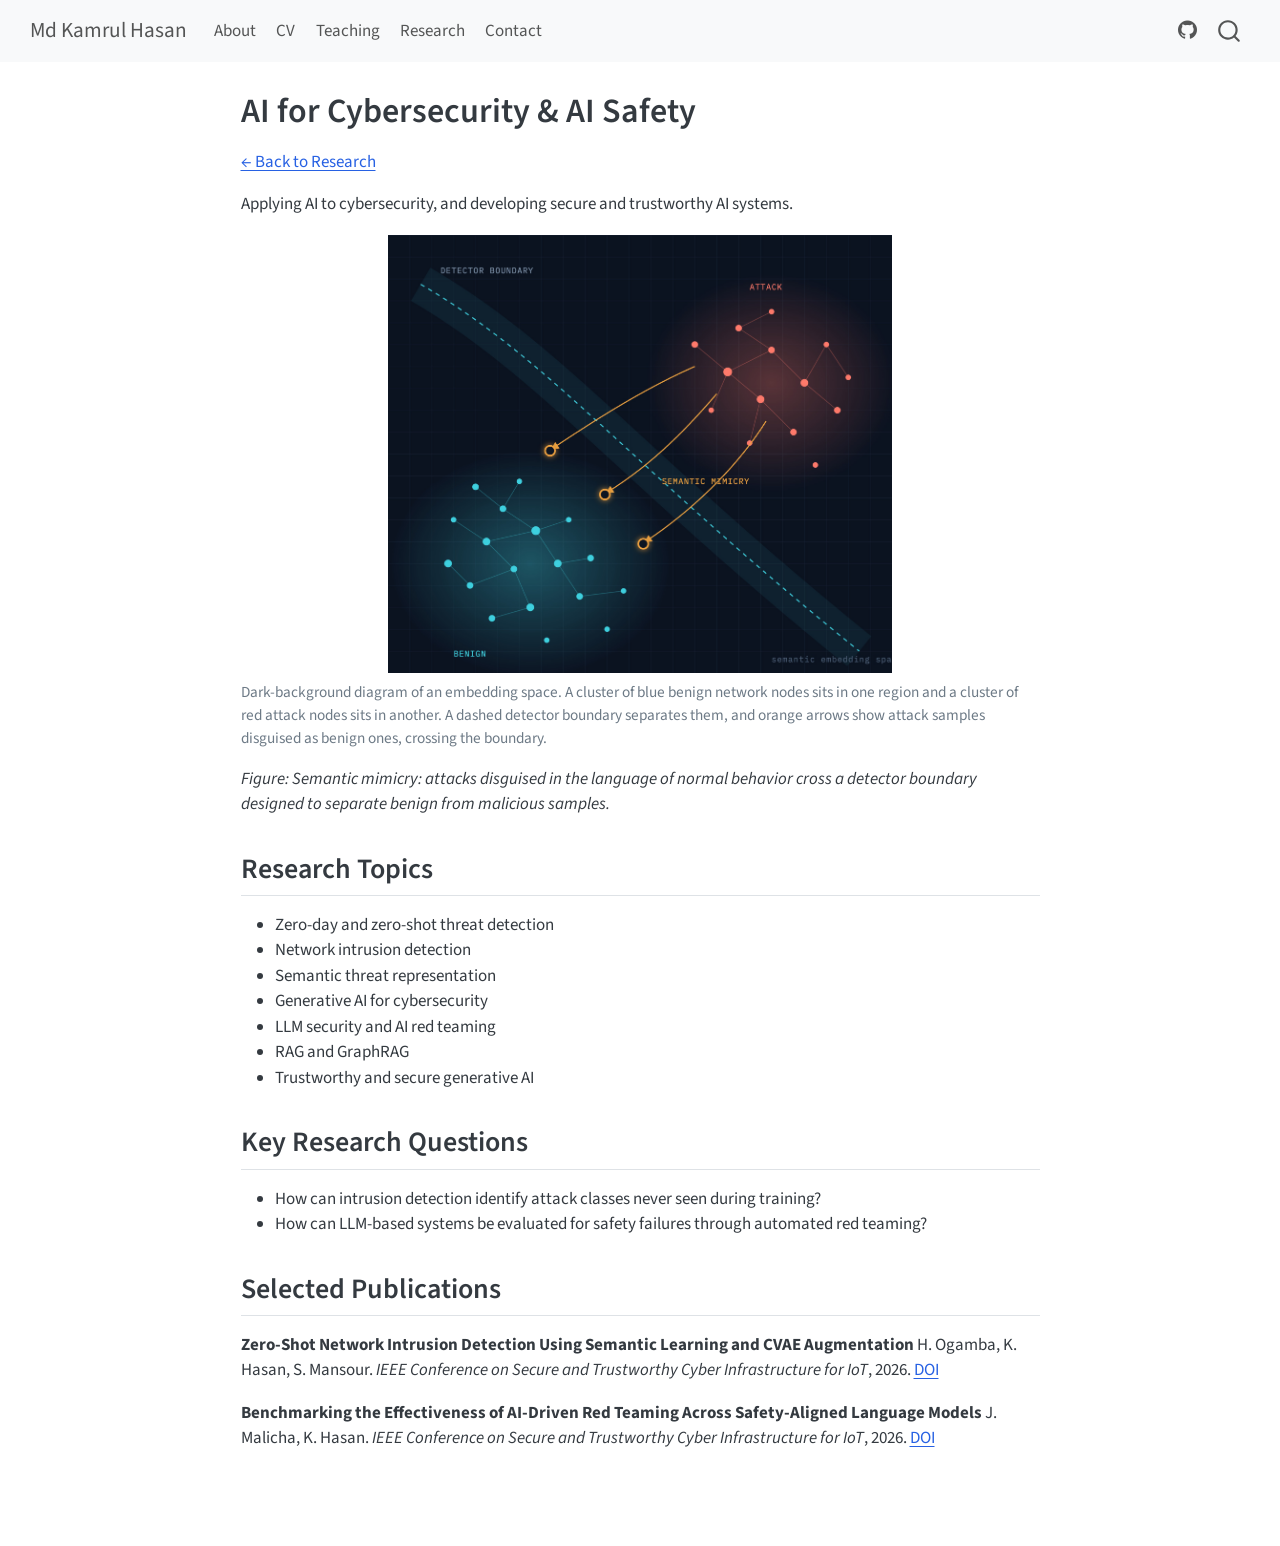
<file: research/cybersecurity.html>
<!DOCTYPE html>
<html xmlns="http://www.w3.org/1999/xhtml" lang="en" xml:lang="en"><head>

<meta charset="utf-8">
<meta name="generator" content="quarto-1.11.9">

<meta name="viewport" content="width=device-width, initial-scale=1.0, user-scalable=yes">


<title>AI for Cybersecurity &amp; AI Safety – Md Kamrul Hasan</title>
<style>
/* Default styles provided by pandoc.
** See https://pandoc.org/MANUAL.html#variables-for-html for config info.
*/
span.smallcaps{font-variant: small-caps;}
div.columns{display: flex; gap: 1.5em;}
div.column{flex: auto;}
@media screen {
div.columns{gap: min(4vw, 1.5em);}
div.column{overflow-x: auto;}
}
div.hanging-indent{margin-left: 1.5em; text-indent: -1.5em;}
ul.task-list{list-style: none;}
ul.task-list li input[type="checkbox"] {
  width: 0.8em;
  margin: 0 0.8em 0.2em -1em; /* quarto-specific, see https://github.com/quarto-dev/quarto-cli/issues/4556 */ 
  vertical-align: middle;
}
</style>


<script src="../site_libs/quarto-nav/quarto-nav.js"></script>
<script src="../site_libs/quarto-nav/headroom.min.js"></script>
<script src="../site_libs/clipboard/clipboard.min.js"></script>
<script src="../site_libs/quarto-search/autocomplete.umd.js"></script>
<script src="../site_libs/quarto-search/fuse.min.js"></script>
<script src="../site_libs/quarto-search/quarto-search.js"></script>
<meta name="quarto:offset" content="../">
<script src="../site_libs/quarto-html/quarto.js" type="module"></script>
<script src="../site_libs/quarto-html/tabsets/tabsets.js" type="module"></script>
<script src="../site_libs/quarto-html/scrollable-regions/scrollable-regions.js" type="module"></script>
<script src="../site_libs/quarto-html/popper.min.js"></script>
<script src="../site_libs/quarto-html/tippy.umd.min.js"></script>
<script src="../site_libs/quarto-html/anchor.min.js"></script>
<link href="../site_libs/quarto-html/tippy.css" rel="stylesheet">
<link href="../site_libs/quarto-html/quarto-syntax-highlighting-63b5708e65d6cd79cd7618c58d0c21e7.css" rel="stylesheet" id="quarto-text-highlighting-styles">
<script src="../site_libs/bootstrap/bootstrap.min.js"></script>
<link href="../site_libs/bootstrap/bootstrap-icons.css" rel="stylesheet">
<link href="../site_libs/bootstrap/bootstrap-cb61c712ca1a7fe70a83faed8e4da2d7.min.css" rel="stylesheet" append-hash="true" id="quarto-bootstrap" data-mode="light">
<script id="quarto-search-options" type="application/json">{
  "location": "navbar",
  "copy-button": false,
  "collapse-after": 3,
  "panel-placement": "end",
  "type": "overlay",
  "limit": 50,
  "keyboard-shortcut": [
    "f",
    "/",
    "s"
  ],
  "show-item-context": false,
  "language": {
    "search-no-results-text": "No results",
    "search-matching-documents-text": "matching documents",
    "search-copy-link-title": "Copy link to search",
    "search-hide-matches-text": "Hide additional matches",
    "search-more-match-text": "more match in this document",
    "search-more-matches-text": "more matches in this document",
    "search-clear-button-title": "Clear",
    "search-text-placeholder": "",
    "search-detached-cancel-button-title": "Cancel",
    "search-submit-button-title": "Submit",
    "search-label": "Search"
  }
}</script>


<link rel="stylesheet" href="../styles.css">
</head>

<body class="nav-fixed fullcontent quarto-light"><a id="quarto-skip-link" class="visually-hidden-focusable" href="#quarto-document-content">Skip to main content</a>

<div id="quarto-search-results"></div>
  <header id="quarto-header" class="headroom fixed-top">
    <nav class="navbar navbar-expand-lg " data-bs-theme="dark" aria-label="Site">
      <div class="navbar-container container-fluid">
      <div class="navbar-brand-container mx-auto">
    <a class="navbar-brand" href="../index.html">
    <span class="navbar-title">Md Kamrul Hasan</span>
    </a>
  </div>
          <button class="navbar-toggler" type="button" data-bs-toggle="collapse" data-bs-target="#navbarCollapse" aria-controls="navbarCollapse" aria-expanded="false" aria-label="Toggle navigation" onclick="if (window.quartoToggleHeadroom) { window.quartoToggleHeadroom(); }">
  <span class="navbar-toggler-icon"></span>
</button>
          <div class="collapse navbar-collapse" id="navbarCollapse">
            <ul class="navbar-nav navbar-nav-scroll me-auto">
  <li class="nav-item">
    <a class="nav-link" href="../index.html"> 
<span class="menu-text">About</span></a>
  </li>  
  <li class="nav-item">
    <a class="nav-link" href="../cv.html"> 
<span class="menu-text">CV</span></a>
  </li>  
  <li class="nav-item">
    <a class="nav-link" href="../teaching.html"> 
<span class="menu-text">Teaching</span></a>
  </li>  
  <li class="nav-item">
    <a class="nav-link" href="../research/index.html"> 
<span class="menu-text">Research</span></a>
  </li>  
  <li class="nav-item">
    <a class="nav-link" href="../contact.html"> 
<span class="menu-text">Contact</span></a>
  </li>  
</ul>
            <ul class="navbar-nav navbar-nav-scroll ms-auto">
  <li class="nav-item compact">
    <a class="nav-link" href="https://github.com/mdkamrulhasan"> <i class="bi bi-github" role="img" aria-label="GitHub profile">
</i> 
<span class="menu-text"></span></a>
  </li>  
</ul>
          </div> <!-- /navcollapse -->
            <div class="quarto-navbar-tools">
</div>
            <div id="quarto-search" class="" title="Search"></div>
      </div> <!-- /container-fluid -->
    </nav>
</header>
<!-- content -->
<div id="quarto-content" class="quarto-container page-columns page-rows-contents page-layout-article page-navbar">
<!-- sidebar -->
<!-- margin-sidebar -->
    
<!-- main -->
<main class="content" id="quarto-document-content" tabindex="-1">

<header id="title-block-header" class="quarto-title-block default">
<div class="quarto-title">
<h1 class="title">AI for Cybersecurity &amp; AI Safety</h1>
</div>



<div class="quarto-title-meta">

    
  
    
  </div>
  


</header>


<p><a href="../research/index.html">← Back to Research</a></p>
<p>Applying AI to cybersecurity, and developing secure and trustworthy AI systems.</p>
<div class="quarto-figure quarto-figure-center">
<figure class="figure">
<p><img src="../images/research/cyber-hero-graphic.png" class="img-fluid figure-img" style="width:63.0%"></p>
<figcaption>Dark-background diagram of an embedding space. A cluster of blue benign network nodes sits in one region and a cluster of red attack nodes sits in another. A dashed detector boundary separates them, and orange arrows show attack samples disguised as benign ones, crossing the boundary.</figcaption>
</figure>
</div>
<p><em>Figure: Semantic mimicry: attacks disguised in the language of normal behavior cross a detector boundary designed to separate benign from malicious samples.</em></p>
<section id="research-topics" class="level2">
<h2 class="anchored" data-anchor-id="research-topics">Research Topics</h2>
<ul>
<li>Zero-day and zero-shot threat detection</li>
<li>Network intrusion detection</li>
<li>Semantic threat representation</li>
<li>Generative AI for cybersecurity</li>
<li>LLM security and AI red teaming</li>
<li>RAG and GraphRAG</li>
<li>Trustworthy and secure generative AI</li>
</ul>
</section>
<section id="key-research-questions" class="level2">
<h2 class="anchored" data-anchor-id="key-research-questions">Key Research Questions</h2>
<ul>
<li>How can intrusion detection identify attack classes never seen during training?</li>
<li>How can LLM-based systems be evaluated for safety failures through automated red teaming?</li>
</ul>
</section>
<section id="selected-publications" class="level2">
<h2 class="anchored" data-anchor-id="selected-publications">Selected Publications</h2>
<p><strong>Zero-Shot Network Intrusion Detection Using Semantic Learning and CVAE Augmentation</strong> H. Ogamba, K. Hasan, S. Mansour. <em>IEEE Conference on Secure and Trustworthy Cyber Infrastructure for IoT</em>, 2026. <a href="https://doi.org/10.1109/satc69565.2026.11542560">DOI</a></p>
<p><strong>Benchmarking the Effectiveness of AI-Driven Red Teaming Across Safety-Aligned Language Models</strong> J. Malicha, K. Hasan. <em>IEEE Conference on Secure and Trustworthy Cyber Infrastructure for IoT</em>, 2026. <a href="https://doi.org/10.1109/satc69565.2026.11542221">DOI</a></p>


</section>

</main> <!-- /main -->
<script id="quarto-html-after-body" type="application/javascript">
  window.document.addEventListener("DOMContentLoaded", function (event) {
    const icon = "";
    const anchorJS = new window.AnchorJS();
    anchorJS.options = {
      placement: 'right',
      icon: icon
    };
    anchorJS.add('.anchored');
    const isCodeAnnotation = (el) => {
      for (const clz of el.classList) {
        if (clz.startsWith('code-annotation-')) {                     
          return true;
        }
      }
      return false;
    }
    const onCopySuccess = function(e) {
      // button target
      const button = e.trigger;
      // don't keep focus
      button.blur();
      // flash "checked"
      button.classList.add('code-copy-button-checked');
      var currentTitle = button.getAttribute("title");
      button.setAttribute("title", "Copied!");
      let tooltip;
      if (window.bootstrap) {
        button.setAttribute("data-bs-toggle", "tooltip");
        button.setAttribute("data-bs-placement", "left");
        button.setAttribute("data-bs-title", "Copied!");
        tooltip = new bootstrap.Tooltip(button, 
          { trigger: "manual", 
            customClass: "code-copy-button-tooltip",
            offset: [0, -8]});
        tooltip.show();    
      }
      setTimeout(function() {
        if (tooltip) {
          tooltip.hide();
          button.removeAttribute("data-bs-title");
          button.removeAttribute("data-bs-toggle");
          button.removeAttribute("data-bs-placement");
        }
        button.setAttribute("title", currentTitle);
        button.classList.remove('code-copy-button-checked');
      }, 1000);
      // clear code selection
      e.clearSelection();
    }
    const getTextToCopy = function(trigger) {
      const outerScaffold = trigger.parentElement.cloneNode(true);
      const codeEl = outerScaffold.querySelector('code');
      for (const childEl of codeEl.children) {
        if (isCodeAnnotation(childEl)) {
          childEl.remove();
        }
      }
      return codeEl.innerText;
    }
    const clipboard = new window.ClipboardJS('.code-copy-button:not([data-in-quarto-modal])', {
      text: getTextToCopy
    });
    clipboard.on('success', onCopySuccess);
    if (window.document.getElementById('quarto-embedded-source-code-modal')) {
      const clipboardModal = new window.ClipboardJS('.code-copy-button[data-in-quarto-modal]', {
        text: getTextToCopy,
        container: window.document.getElementById('quarto-embedded-source-code-modal')
      });
      clipboardModal.on('success', onCopySuccess);
    }
      var localhostRegex = new RegExp(/^(?:http|https):\/\/localhost\:?[0-9]*\//);
      var mailtoRegex = new RegExp(/^mailto:/);
        var filterRegex = new RegExp("https:\/\/mdkamrulhasan\.github\.io");
      var isInternal = (href) => {
          return filterRegex.test(href) || localhostRegex.test(href) || mailtoRegex.test(href);
      }
      // Inspect non-navigation links and adorn them if external
      window.quartoDecorateExternalLinks = function (root) {
     var links = (root || window.document).querySelectorAll('a[href]:not(.nav-link):not(.navbar-brand):not(.toc-action):not(.sidebar-link):not(.sidebar-item-toggle):not(.pagination-link):not(.no-external):not([aria-hidden]):not(.dropdown-item):not(.quarto-navigation-tool):not(.about-link)');
      for (var i=0; i<links.length; i++) {
        const link = links[i];
        if (!isInternal(link.href)) {
          // undo the damage that might have been done by quarto-nav.js in the case of
          // links that we want to consider external
          if (link.dataset.originalHref !== undefined) {
            link.href = link.dataset.originalHref;
          }
          if (!link.classList.contains('no-external-icon')) {
          }
        }
      }
      };
      window.quartoDecorateExternalLinks(window.document);
    // Esc closes the popup (WCAG 1.4.13) and focus leaving both trigger and
    // popup closes it (WCAG 2.4.11); tippy handles neither for interactive popups.
    const hideOnEscAndFocusOut = {
      name: 'hideOnEscAndFocusOut',
      defaultValue: true,
      fn(instance) {
        const dismiss = () => {
          // A show scheduled by the trigger delay would otherwise reopen it
          instance.clearDelayTimeouts();
          instance.hide();
        };
        const onKeyDown = (event) => {
          if (event.key !== 'Escape') {
            return;
          }
          // Keep Esc from also reaching page handlers (e.g. reveal.js overview),
          // except an open reveal.js slide menu, which Esc should close too.
          // The menu handles keys only when its keyboard option is on.
          const menuHandlesEsc = window.Reveal?.getPlugin?.('menu')?.isOpen() &&
            window.Reveal.getConfig().menu?.keyboard !== false;
          if (!menuHandlesEsc) {
            event.stopPropagation();
          }
          if (instance.popper.contains(window.document.activeElement)) {
            // Disabled while refocusing so the focus trigger does not reopen it
            instance.disable();
            instance.reference.focus();
            instance.enable();
          }
          dismiss();
        };
        const onFocusOut = (event) => {
          const target = event.relatedTarget;
          if (target && !instance.reference.contains(target) &&
              !instance.popper.contains(target)) {
            dismiss();
          }
        };
        // On the trigger too: a click trigger (code-annotations: select) has no
        // blur handling. Attached for the instance's lifetime so leaving the
        // trigger also cancels a show still pending on the trigger delay.
        instance.reference.addEventListener('focusout', onFocusOut);
        return {
          onShow() {
            window.document.addEventListener('keydown', onKeyDown, true);
            instance.popper.addEventListener('focusout', onFocusOut);
          },
          onHide() {
            window.document.removeEventListener('keydown', onKeyDown, true);
            instance.popper.removeEventListener('focusout', onFocusOut);
          },
          onDestroy() {
            instance.reference.removeEventListener('focusout', onFocusOut);
          },
        };
      },
    };
    function tippyHover(el, contentFn, onTriggerFn, onUntriggerFn) {
      const config = {
        allowHTML: true,
        maxWidth: 500,
        delay: 100,
        arrow: false,
        appendTo: function(el) {
            return el.parentElement;
        },
        interactive: true,
        interactiveBorder: 10,
        theme: 'quarto',
        placement: 'bottom-start',
        plugins: [hideOnEscAndFocusOut],
      };
      if (contentFn) {
        config.content = contentFn;
      }
      if (onTriggerFn) {
        config.onTrigger = onTriggerFn;
      }
      if (onUntriggerFn) {
        config.onUntrigger = onUntriggerFn;
      }
      window.tippy(el, config); 
    }
    const noterefs = window.document.querySelectorAll('a[role="doc-noteref"]');
    for (var i=0; i<noterefs.length; i++) {
      const ref = noterefs[i];
      tippyHover(ref, function() {
        // use id or data attribute instead here
        let href = ref.getAttribute('data-footnote-href') || ref.getAttribute('href');
        try { href = new URL(href).hash; } catch {}
        const id = href.replace(/^#\/?/, "");
        const note = window.document.getElementById(id);
        if (note) {
          return note.innerHTML;
        } else {
          return "";
        }
      });
    }
    const xrefs = window.document.querySelectorAll('a.quarto-xref');
    const processXRef = (id, note) => {
      // Strip column container classes
      const stripColumnClz = (el) => {
        el.classList.remove("page-full", "page-columns");
        if (el.children) {
          for (const child of el.children) {
            stripColumnClz(child);
          }
        }
      }
      stripColumnClz(note)
      if (id === null || id.startsWith('sec-')) {
        // Special case sections, only their first couple elements
        const container = document.createElement("div");
        if (note.children && note.children.length > 2) {
          container.appendChild(note.children[0].cloneNode(true));
          for (let i = 1; i < note.children.length; i++) {
            const child = note.children[i];
            if (child.tagName === "P" && child.innerText === "") {
              continue;
            } else {
              container.appendChild(child.cloneNode(true));
              break;
            }
          }
          if (window.Quarto?.typesetMath) {
            window.Quarto.typesetMath(container);
          }
          return container.innerHTML
        } else {
          if (window.Quarto?.typesetMath) {
            window.Quarto.typesetMath(note);
          }
          return note.innerHTML;
        }
      } else {
        // Remove any anchor links if they are present
        const anchorLink = note.querySelector('a.anchorjs-link');
        if (anchorLink) {
          anchorLink.remove();
        }
        if (window.Quarto?.typesetMath) {
          window.Quarto.typesetMath(note);
        }
        if (note.classList.contains("callout")) {
          return note.outerHTML;
        } else {
          return note.innerHTML;
        }
      }
    }
    for (var i=0; i<xrefs.length; i++) {
      const xref = xrefs[i];
      tippyHover(xref, undefined, function(instance) {
        instance.disable();
        let url = xref.getAttribute('href');
        let hash = undefined; 
        if (url.startsWith('#')) {
          hash = url;
        } else {
          try { hash = new URL(url).hash; } catch {}
        }
        if (hash) {
          const id = hash.replace(/^#\/?/, "");
          const note = window.document.getElementById(id);
          if (note !== null) {
            try {
              const html = processXRef(id, note.cloneNode(true));
              instance.setContent(html);
            } finally {
              instance.enable();
              instance.show();
            }
          } else {
            // See if we can fetch this
            fetch(url.split('#')[0])
            .then(res => res.text())
            .then(html => {
              const parser = new DOMParser();
              const htmlDoc = parser.parseFromString(html, "text/html");
              const note = htmlDoc.getElementById(id);
              if (note !== null) {
                const html = processXRef(id, note);
                instance.setContent(html);
              } 
            }).finally(() => {
              instance.enable();
              instance.show();
            });
          }
        } else {
          // See if we can fetch a full url (with no hash to target)
          // This is a special case and we should probably do some content thinning / targeting
          fetch(url)
          .then(res => res.text())
          .then(html => {
            const parser = new DOMParser();
            const htmlDoc = parser.parseFromString(html, "text/html");
            const note = htmlDoc.querySelector('main.content');
            if (note !== null) {
              // This should only happen for chapter cross references
              // (since there is no id in the URL)
              // remove the first header
              if (note.children.length > 0 && note.children[0].tagName === "HEADER") {
                note.children[0].remove();
              }
              const html = processXRef(null, note);
              instance.setContent(html);
            } 
          }).finally(() => {
            instance.enable();
            instance.show();
          });
        }
      }, function(instance) {
      });
    }
        let selectedAnnoteEl;
        const selectorForAnnotation = ( cell, annotation) => {
          let cellAttr = 'data-code-cell="' + cell + '"';
          let lineAttr = 'data-code-annotation="' +  annotation + '"';
          const selector = 'span[' + cellAttr + '][' + lineAttr + ']';
          return selector;
        }
        const selectCodeLines = (annoteEl) => {
          const doc = window.document;
          const targetCell = annoteEl.getAttribute("data-target-cell");
          const targetAnnotation = annoteEl.getAttribute("data-target-annotation");
          const annoteSpan = window.document.querySelector(selectorForAnnotation(targetCell, targetAnnotation));
          const lines = annoteSpan.getAttribute("data-code-lines").split(",");
          const lineIds = lines.map((line) => {
            return targetCell + "-" + line;
          })
          // Each band is positioned against its own containing block, which is
          // not the offsetParent of the lines, so place it from client rects.
          const placeBand = (band, firstEl, lastEl, codeBlock) => {
            const container = band.offsetParent;
            if (container === null) {
              return;
            }
            const containerRect = container.getBoundingClientRect();
            // Reveal.js scales slides with a transform, so convert client
            // pixels back to the CSS pixels of the container.
            const scale = containerRect.height / container.offsetHeight || 1;
            const firstRect = firstEl.getBoundingClientRect();
            const lastRect = lastEl.getBoundingClientRect();
            const top = (firstRect.top - containerRect.top) / scale - container.clientTop + container.scrollTop;
            const height = (lastRect.bottom - firstRect.top) / scale;
            band.style.top = top - 2 + "px";
            band.style.height = height + 4 + "px";
            if (codeBlock) {
              // Without the copy button wrapper, the containing block is wider
              // than the code block, so span the code block explicitly.
              const blockRect = codeBlock.getBoundingClientRect();
              band.style.left = (blockRect.left - containerRect.left) / scale - container.clientLeft + container.scrollLeft + "px";
              band.style.width = blockRect.width / scale + "px";
            }
          };
          if (lineIds.length > 0) {
            const el = window.document.getElementById(lineIds[0]);
            const lastEl = window.document.getElementById(lineIds[lineIds.length - 1]);
            const parent = el.parentElement.parentElement;
            // cook up a div (if necessary) and position it
            let div = window.document.getElementById("code-annotation-line-highlight");
            if (div === null) {
              div = window.document.createElement("div");
              div.setAttribute("id", "code-annotation-line-highlight");
              div.style.position = 'absolute';
              parent.appendChild(div);
            }
            placeBand(div, el, lastEl, parent.closest("div.sourceCode") || parent);
            let gutterDiv = window.document.getElementById("code-annotation-line-highlight-gutter");
            if (gutterDiv === null) {
              gutterDiv = window.document.createElement("div");
              gutterDiv.setAttribute("id", "code-annotation-line-highlight-gutter");
              gutterDiv.style.position = 'absolute';
              const codeCell = window.document.getElementById(targetCell);
              const gutter = codeCell.querySelector('.code-annotation-gutter');
              gutter.appendChild(gutterDiv);
            }
            placeBand(gutterDiv, el, lastEl);
            selectedAnnoteEl = annoteEl;
          }
        };
        const unselectCodeLines = () => {
          const elementsIds = ["code-annotation-line-highlight", "code-annotation-line-highlight-gutter"];
          elementsIds.forEach((elId) => {
            const div = window.document.getElementById(elId);
            if (div) {
              div.remove();
            }
          });
          selectedAnnoteEl = undefined;
        };
          // Handle positioning of the toggle
      window.addEventListener(
        "resize",
        throttle(() => {
          elRect = undefined;
          if (selectedAnnoteEl) {
            selectCodeLines(selectedAnnoteEl);
          }
        }, 10)
      );
      function throttle(fn, ms) {
      let throttle = false;
      let timer;
        return (...args) => {
          if(!throttle) { // first call gets through
              fn.apply(this, args);
              throttle = true;
          } else { // all the others get throttled
              if(timer) clearTimeout(timer); // cancel #2
              timer = setTimeout(() => {
                fn.apply(this, args);
                timer = throttle = false;
              }, ms);
          }
        };
      }
        // Attach click handler to the DT
        const annoteDls = window.document.querySelectorAll('dt[data-target-cell]');
        for (const annoteDlNode of annoteDls) {
          annoteDlNode.addEventListener('click', (event) => {
            const clickedEl = event.target;
            if (clickedEl !== selectedAnnoteEl) {
              unselectCodeLines();
              const activeEl = window.document.querySelector('dt[data-target-cell].code-annotation-active');
              if (activeEl) {
                activeEl.classList.remove('code-annotation-active');
              }
              selectCodeLines(clickedEl);
              clickedEl.classList.add('code-annotation-active');
            } else {
              // Unselect the line
              unselectCodeLines();
              clickedEl.classList.remove('code-annotation-active');
            }
          });
        }
    const findCites = (el) => {
      const parentEl = el.parentElement;
      if (parentEl) {
        const cites = parentEl.dataset.cites;
        if (cites) {
          return {
            el,
            cites: cites.split(' ')
          };
        } else {
          return findCites(el.parentElement)
        }
      } else {
        return undefined;
      }
    };
    var bibliorefs = window.document.querySelectorAll('a[role="doc-biblioref"]');
    for (var i=0; i<bibliorefs.length; i++) {
      const ref = bibliorefs[i];
      const citeInfo = findCites(ref);
      if (citeInfo) {
        tippyHover(citeInfo.el, function() {
          var popup = window.document.createElement('div');
          citeInfo.cites.forEach(function(cite) {
            var citeDiv = window.document.createElement('div');
            citeDiv.classList.add('hanging-indent');
            citeDiv.classList.add('csl-entry');
            var biblioDiv = window.document.getElementById('ref-' + cite);
            if (biblioDiv) {
              citeDiv.innerHTML = biblioDiv.innerHTML;
            }
            popup.appendChild(citeDiv);
          });
          return popup.innerHTML;
        });
      }
    }
  });
  </script>
  <script type="application/javascript">
  window.quartoScrollableRegionsLabels = {"code":"Scrollable code","output":"Scrollable output"};
  </script>
</div> <!-- /content -->




</body></html>
</file>
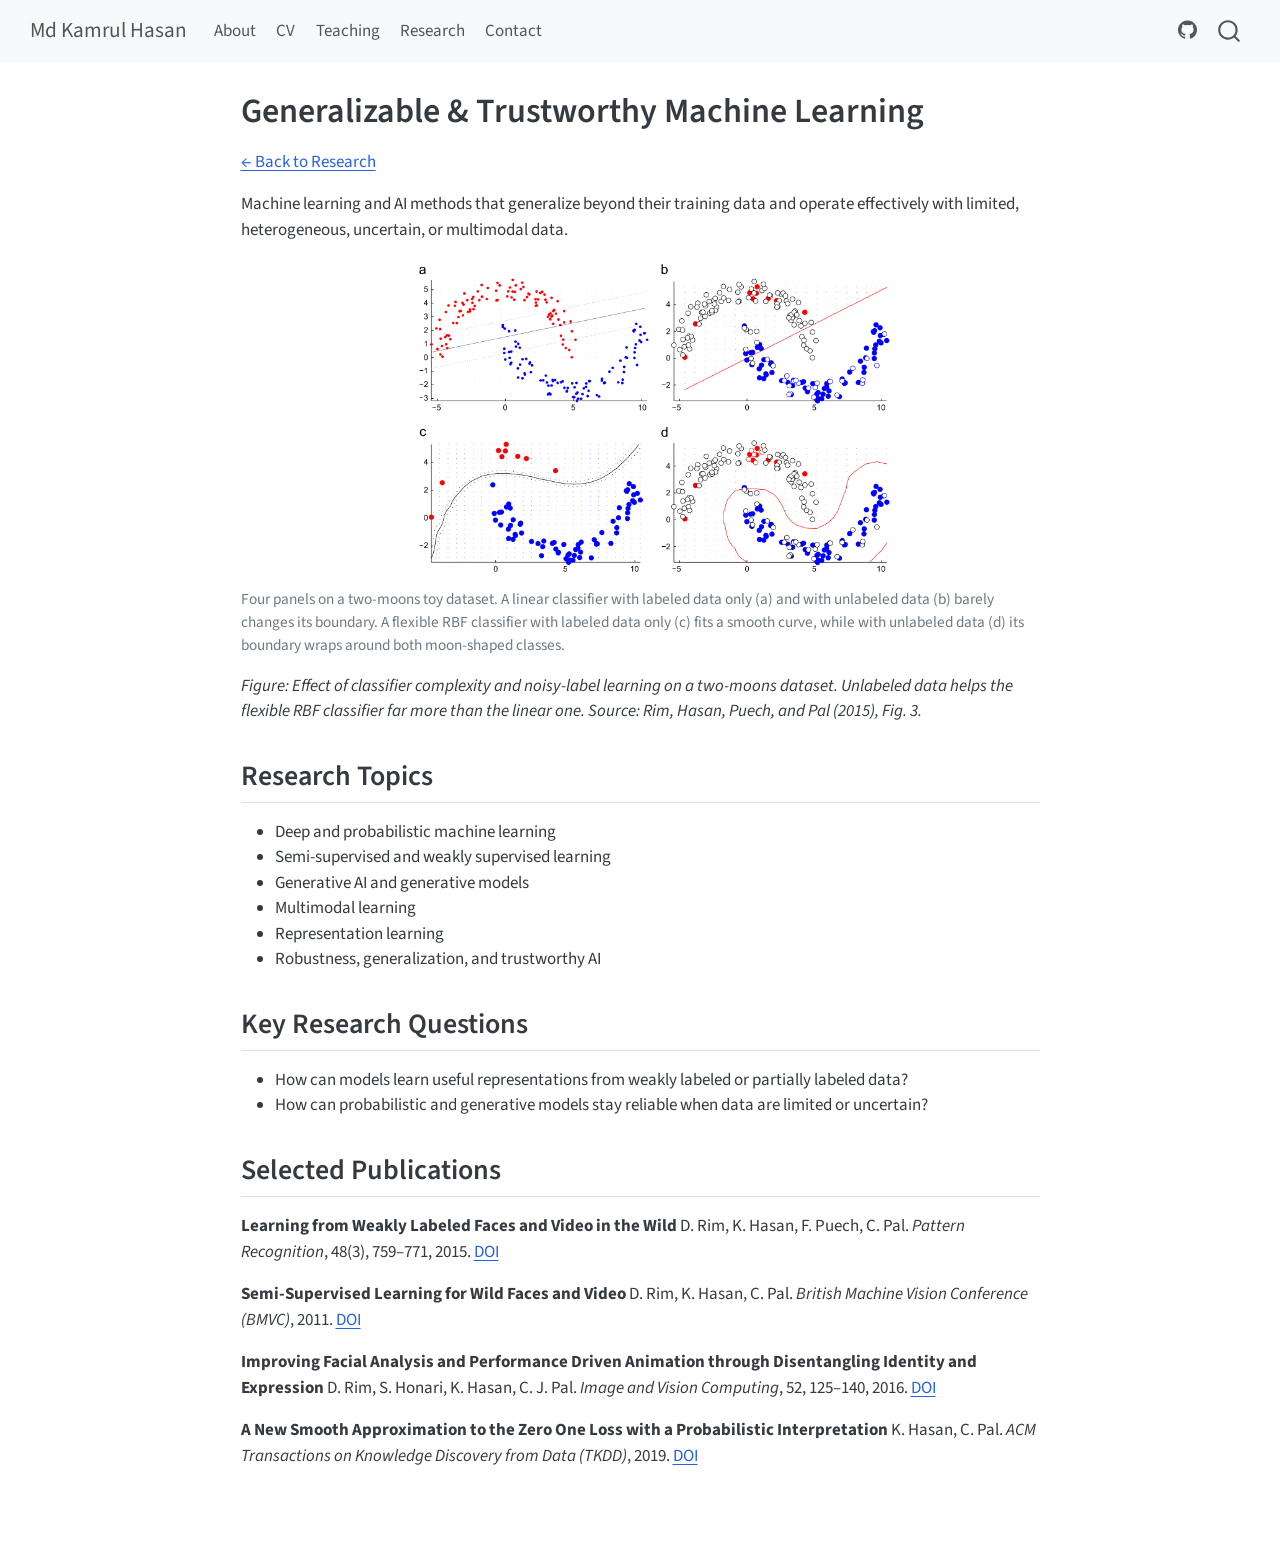
<file: research/ml.html>
<!DOCTYPE html>
<html xmlns="http://www.w3.org/1999/xhtml" lang="en" xml:lang="en"><head>

<meta charset="utf-8">
<meta name="generator" content="quarto-1.11.9">

<meta name="viewport" content="width=device-width, initial-scale=1.0, user-scalable=yes">


<title>Generalizable &amp; Trustworthy Machine Learning – Md Kamrul Hasan</title>
<style>
/* Default styles provided by pandoc.
** See https://pandoc.org/MANUAL.html#variables-for-html for config info.
*/
span.smallcaps{font-variant: small-caps;}
div.columns{display: flex; gap: 1.5em;}
div.column{flex: auto;}
@media screen {
div.columns{gap: min(4vw, 1.5em);}
div.column{overflow-x: auto;}
}
div.hanging-indent{margin-left: 1.5em; text-indent: -1.5em;}
ul.task-list{list-style: none;}
ul.task-list li input[type="checkbox"] {
  width: 0.8em;
  margin: 0 0.8em 0.2em -1em; /* quarto-specific, see https://github.com/quarto-dev/quarto-cli/issues/4556 */ 
  vertical-align: middle;
}
</style>


<script src="../site_libs/quarto-nav/quarto-nav.js"></script>
<script src="../site_libs/quarto-nav/headroom.min.js"></script>
<script src="../site_libs/clipboard/clipboard.min.js"></script>
<script src="../site_libs/quarto-search/autocomplete.umd.js"></script>
<script src="../site_libs/quarto-search/fuse.min.js"></script>
<script src="../site_libs/quarto-search/quarto-search.js"></script>
<meta name="quarto:offset" content="../">
<script src="../site_libs/quarto-html/quarto.js" type="module"></script>
<script src="../site_libs/quarto-html/tabsets/tabsets.js" type="module"></script>
<script src="../site_libs/quarto-html/scrollable-regions/scrollable-regions.js" type="module"></script>
<script src="../site_libs/quarto-html/popper.min.js"></script>
<script src="../site_libs/quarto-html/tippy.umd.min.js"></script>
<script src="../site_libs/quarto-html/anchor.min.js"></script>
<link href="../site_libs/quarto-html/tippy.css" rel="stylesheet">
<link href="../site_libs/quarto-html/quarto-syntax-highlighting-63b5708e65d6cd79cd7618c58d0c21e7.css" rel="stylesheet" id="quarto-text-highlighting-styles">
<script src="../site_libs/bootstrap/bootstrap.min.js"></script>
<link href="../site_libs/bootstrap/bootstrap-icons.css" rel="stylesheet">
<link href="../site_libs/bootstrap/bootstrap-cb61c712ca1a7fe70a83faed8e4da2d7.min.css" rel="stylesheet" append-hash="true" id="quarto-bootstrap" data-mode="light">
<script id="quarto-search-options" type="application/json">{
  "location": "navbar",
  "copy-button": false,
  "collapse-after": 3,
  "panel-placement": "end",
  "type": "overlay",
  "limit": 50,
  "keyboard-shortcut": [
    "f",
    "/",
    "s"
  ],
  "show-item-context": false,
  "language": {
    "search-no-results-text": "No results",
    "search-matching-documents-text": "matching documents",
    "search-copy-link-title": "Copy link to search",
    "search-hide-matches-text": "Hide additional matches",
    "search-more-match-text": "more match in this document",
    "search-more-matches-text": "more matches in this document",
    "search-clear-button-title": "Clear",
    "search-text-placeholder": "",
    "search-detached-cancel-button-title": "Cancel",
    "search-submit-button-title": "Submit",
    "search-label": "Search"
  }
}</script>


<link rel="stylesheet" href="../styles.css">
</head>

<body class="nav-fixed fullcontent quarto-light"><a id="quarto-skip-link" class="visually-hidden-focusable" href="#quarto-document-content">Skip to main content</a>

<div id="quarto-search-results"></div>
  <header id="quarto-header" class="headroom fixed-top">
    <nav class="navbar navbar-expand-lg " data-bs-theme="dark" aria-label="Site">
      <div class="navbar-container container-fluid">
      <div class="navbar-brand-container mx-auto">
    <a class="navbar-brand" href="../index.html">
    <span class="navbar-title">Md Kamrul Hasan</span>
    </a>
  </div>
          <button class="navbar-toggler" type="button" data-bs-toggle="collapse" data-bs-target="#navbarCollapse" aria-controls="navbarCollapse" aria-expanded="false" aria-label="Toggle navigation" onclick="if (window.quartoToggleHeadroom) { window.quartoToggleHeadroom(); }">
  <span class="navbar-toggler-icon"></span>
</button>
          <div class="collapse navbar-collapse" id="navbarCollapse">
            <ul class="navbar-nav navbar-nav-scroll me-auto">
  <li class="nav-item">
    <a class="nav-link" href="../index.html"> 
<span class="menu-text">About</span></a>
  </li>  
  <li class="nav-item">
    <a class="nav-link" href="../cv.html"> 
<span class="menu-text">CV</span></a>
  </li>  
  <li class="nav-item">
    <a class="nav-link" href="../teaching.html"> 
<span class="menu-text">Teaching</span></a>
  </li>  
  <li class="nav-item">
    <a class="nav-link" href="../research/index.html"> 
<span class="menu-text">Research</span></a>
  </li>  
  <li class="nav-item">
    <a class="nav-link" href="../contact.html"> 
<span class="menu-text">Contact</span></a>
  </li>  
</ul>
            <ul class="navbar-nav navbar-nav-scroll ms-auto">
  <li class="nav-item compact">
    <a class="nav-link" href="https://github.com/mdkamrulhasan"> <i class="bi bi-github" role="img" aria-label="GitHub profile">
</i> 
<span class="menu-text"></span></a>
  </li>  
</ul>
          </div> <!-- /navcollapse -->
            <div class="quarto-navbar-tools">
</div>
            <div id="quarto-search" class="" title="Search"></div>
      </div> <!-- /container-fluid -->
    </nav>
</header>
<!-- content -->
<div id="quarto-content" class="quarto-container page-columns page-rows-contents page-layout-article page-navbar">
<!-- sidebar -->
<!-- margin-sidebar -->
    
<!-- main -->
<main class="content" id="quarto-document-content" tabindex="-1">

<header id="title-block-header" class="quarto-title-block default">
<div class="quarto-title">
<h1 class="title">Generalizable &amp; Trustworthy Machine Learning</h1>
</div>



<div class="quarto-title-meta">

    
  
    
  </div>
  


</header>


<p><a href="../research/index.html">← Back to Research</a></p>
<p>Machine learning and AI methods that generalize beyond their training data and operate effectively with limited, heterogeneous, uncertain, or multimodal data.</p>
<div class="quarto-figure quarto-figure-center">
<figure class="figure">
<p><img src="../images/research/rim2015-fig3-complexity-noisy-labels.png" class="img-fluid figure-img" style="width:70.0%"></p>
<figcaption>Four panels on a two-moons toy dataset. A linear classifier with labeled data only (a) and with unlabeled data (b) barely changes its boundary. A flexible RBF classifier with labeled data only (c) fits a smooth curve, while with unlabeled data (d) its boundary wraps around both moon-shaped classes.</figcaption>
</figure>
</div>
<p><em>Figure: Effect of classifier complexity and noisy-label learning on a two-moons dataset. Unlabeled data helps the flexible RBF classifier far more than the linear one. Source: Rim, Hasan, Puech, and Pal (2015), Fig. 3.</em></p>
<section id="research-topics" class="level2">
<h2 class="anchored" data-anchor-id="research-topics">Research Topics</h2>
<ul>
<li>Deep and probabilistic machine learning</li>
<li>Semi-supervised and weakly supervised learning</li>
<li>Generative AI and generative models</li>
<li>Multimodal learning</li>
<li>Representation learning</li>
<li>Robustness, generalization, and trustworthy AI</li>
</ul>
</section>
<section id="key-research-questions" class="level2">
<h2 class="anchored" data-anchor-id="key-research-questions">Key Research Questions</h2>
<ul>
<li>How can models learn useful representations from weakly labeled or partially labeled data?</li>
<li>How can probabilistic and generative models stay reliable when data are limited or uncertain?</li>
</ul>
</section>
<section id="selected-publications" class="level2">
<h2 class="anchored" data-anchor-id="selected-publications">Selected Publications</h2>
<p><strong>Learning from Weakly Labeled Faces and Video in the Wild</strong> D. Rim, K. Hasan, F. Puech, C. Pal. <em>Pattern Recognition</em>, 48(3), 759–771, 2015. <a href="https://doi.org/10.1016/j.patcog.2014.09.016">DOI</a></p>
<p><strong>Semi-Supervised Learning for Wild Faces and Video</strong> D. Rim, K. Hasan, C. Pal. <em>British Machine Vision Conference (BMVC)</em>, 2011. <a href="https://doi.org/10.5244/C.25.3">DOI</a></p>
<p><strong>Improving Facial Analysis and Performance Driven Animation through Disentangling Identity and Expression</strong> D. Rim, S. Honari, K. Hasan, C. J. Pal. <em>Image and Vision Computing</em>, 52, 125–140, 2016. <a href="https://doi.org/10.1016/j.imavis.2016.04.017">DOI</a></p>
<p><strong>A New Smooth Approximation to the Zero One Loss with a Probabilistic Interpretation</strong> K. Hasan, C. Pal. <em>ACM Transactions on Knowledge Discovery from Data (TKDD)</em>, 2019. <a href="https://doi.org/10.1145/3365672">DOI</a></p>


</section>

</main> <!-- /main -->
<script id="quarto-html-after-body" type="application/javascript">
  window.document.addEventListener("DOMContentLoaded", function (event) {
    const icon = "";
    const anchorJS = new window.AnchorJS();
    anchorJS.options = {
      placement: 'right',
      icon: icon
    };
    anchorJS.add('.anchored');
    const isCodeAnnotation = (el) => {
      for (const clz of el.classList) {
        if (clz.startsWith('code-annotation-')) {                     
          return true;
        }
      }
      return false;
    }
    const onCopySuccess = function(e) {
      // button target
      const button = e.trigger;
      // don't keep focus
      button.blur();
      // flash "checked"
      button.classList.add('code-copy-button-checked');
      var currentTitle = button.getAttribute("title");
      button.setAttribute("title", "Copied!");
      let tooltip;
      if (window.bootstrap) {
        button.setAttribute("data-bs-toggle", "tooltip");
        button.setAttribute("data-bs-placement", "left");
        button.setAttribute("data-bs-title", "Copied!");
        tooltip = new bootstrap.Tooltip(button, 
          { trigger: "manual", 
            customClass: "code-copy-button-tooltip",
            offset: [0, -8]});
        tooltip.show();    
      }
      setTimeout(function() {
        if (tooltip) {
          tooltip.hide();
          button.removeAttribute("data-bs-title");
          button.removeAttribute("data-bs-toggle");
          button.removeAttribute("data-bs-placement");
        }
        button.setAttribute("title", currentTitle);
        button.classList.remove('code-copy-button-checked');
      }, 1000);
      // clear code selection
      e.clearSelection();
    }
    const getTextToCopy = function(trigger) {
      const outerScaffold = trigger.parentElement.cloneNode(true);
      const codeEl = outerScaffold.querySelector('code');
      for (const childEl of codeEl.children) {
        if (isCodeAnnotation(childEl)) {
          childEl.remove();
        }
      }
      return codeEl.innerText;
    }
    const clipboard = new window.ClipboardJS('.code-copy-button:not([data-in-quarto-modal])', {
      text: getTextToCopy
    });
    clipboard.on('success', onCopySuccess);
    if (window.document.getElementById('quarto-embedded-source-code-modal')) {
      const clipboardModal = new window.ClipboardJS('.code-copy-button[data-in-quarto-modal]', {
        text: getTextToCopy,
        container: window.document.getElementById('quarto-embedded-source-code-modal')
      });
      clipboardModal.on('success', onCopySuccess);
    }
      var localhostRegex = new RegExp(/^(?:http|https):\/\/localhost\:?[0-9]*\//);
      var mailtoRegex = new RegExp(/^mailto:/);
        var filterRegex = new RegExp("https:\/\/mdkamrulhasan\.github\.io");
      var isInternal = (href) => {
          return filterRegex.test(href) || localhostRegex.test(href) || mailtoRegex.test(href);
      }
      // Inspect non-navigation links and adorn them if external
      window.quartoDecorateExternalLinks = function (root) {
     var links = (root || window.document).querySelectorAll('a[href]:not(.nav-link):not(.navbar-brand):not(.toc-action):not(.sidebar-link):not(.sidebar-item-toggle):not(.pagination-link):not(.no-external):not([aria-hidden]):not(.dropdown-item):not(.quarto-navigation-tool):not(.about-link)');
      for (var i=0; i<links.length; i++) {
        const link = links[i];
        if (!isInternal(link.href)) {
          // undo the damage that might have been done by quarto-nav.js in the case of
          // links that we want to consider external
          if (link.dataset.originalHref !== undefined) {
            link.href = link.dataset.originalHref;
          }
          if (!link.classList.contains('no-external-icon')) {
          }
        }
      }
      };
      window.quartoDecorateExternalLinks(window.document);
    // Esc closes the popup (WCAG 1.4.13) and focus leaving both trigger and
    // popup closes it (WCAG 2.4.11); tippy handles neither for interactive popups.
    const hideOnEscAndFocusOut = {
      name: 'hideOnEscAndFocusOut',
      defaultValue: true,
      fn(instance) {
        const dismiss = () => {
          // A show scheduled by the trigger delay would otherwise reopen it
          instance.clearDelayTimeouts();
          instance.hide();
        };
        const onKeyDown = (event) => {
          if (event.key !== 'Escape') {
            return;
          }
          // Keep Esc from also reaching page handlers (e.g. reveal.js overview),
          // except an open reveal.js slide menu, which Esc should close too.
          // The menu handles keys only when its keyboard option is on.
          const menuHandlesEsc = window.Reveal?.getPlugin?.('menu')?.isOpen() &&
            window.Reveal.getConfig().menu?.keyboard !== false;
          if (!menuHandlesEsc) {
            event.stopPropagation();
          }
          if (instance.popper.contains(window.document.activeElement)) {
            // Disabled while refocusing so the focus trigger does not reopen it
            instance.disable();
            instance.reference.focus();
            instance.enable();
          }
          dismiss();
        };
        const onFocusOut = (event) => {
          const target = event.relatedTarget;
          if (target && !instance.reference.contains(target) &&
              !instance.popper.contains(target)) {
            dismiss();
          }
        };
        // On the trigger too: a click trigger (code-annotations: select) has no
        // blur handling. Attached for the instance's lifetime so leaving the
        // trigger also cancels a show still pending on the trigger delay.
        instance.reference.addEventListener('focusout', onFocusOut);
        return {
          onShow() {
            window.document.addEventListener('keydown', onKeyDown, true);
            instance.popper.addEventListener('focusout', onFocusOut);
          },
          onHide() {
            window.document.removeEventListener('keydown', onKeyDown, true);
            instance.popper.removeEventListener('focusout', onFocusOut);
          },
          onDestroy() {
            instance.reference.removeEventListener('focusout', onFocusOut);
          },
        };
      },
    };
    function tippyHover(el, contentFn, onTriggerFn, onUntriggerFn) {
      const config = {
        allowHTML: true,
        maxWidth: 500,
        delay: 100,
        arrow: false,
        appendTo: function(el) {
            return el.parentElement;
        },
        interactive: true,
        interactiveBorder: 10,
        theme: 'quarto',
        placement: 'bottom-start',
        plugins: [hideOnEscAndFocusOut],
      };
      if (contentFn) {
        config.content = contentFn;
      }
      if (onTriggerFn) {
        config.onTrigger = onTriggerFn;
      }
      if (onUntriggerFn) {
        config.onUntrigger = onUntriggerFn;
      }
      window.tippy(el, config); 
    }
    const noterefs = window.document.querySelectorAll('a[role="doc-noteref"]');
    for (var i=0; i<noterefs.length; i++) {
      const ref = noterefs[i];
      tippyHover(ref, function() {
        // use id or data attribute instead here
        let href = ref.getAttribute('data-footnote-href') || ref.getAttribute('href');
        try { href = new URL(href).hash; } catch {}
        const id = href.replace(/^#\/?/, "");
        const note = window.document.getElementById(id);
        if (note) {
          return note.innerHTML;
        } else {
          return "";
        }
      });
    }
    const xrefs = window.document.querySelectorAll('a.quarto-xref');
    const processXRef = (id, note) => {
      // Strip column container classes
      const stripColumnClz = (el) => {
        el.classList.remove("page-full", "page-columns");
        if (el.children) {
          for (const child of el.children) {
            stripColumnClz(child);
          }
        }
      }
      stripColumnClz(note)
      if (id === null || id.startsWith('sec-')) {
        // Special case sections, only their first couple elements
        const container = document.createElement("div");
        if (note.children && note.children.length > 2) {
          container.appendChild(note.children[0].cloneNode(true));
          for (let i = 1; i < note.children.length; i++) {
            const child = note.children[i];
            if (child.tagName === "P" && child.innerText === "") {
              continue;
            } else {
              container.appendChild(child.cloneNode(true));
              break;
            }
          }
          if (window.Quarto?.typesetMath) {
            window.Quarto.typesetMath(container);
          }
          return container.innerHTML
        } else {
          if (window.Quarto?.typesetMath) {
            window.Quarto.typesetMath(note);
          }
          return note.innerHTML;
        }
      } else {
        // Remove any anchor links if they are present
        const anchorLink = note.querySelector('a.anchorjs-link');
        if (anchorLink) {
          anchorLink.remove();
        }
        if (window.Quarto?.typesetMath) {
          window.Quarto.typesetMath(note);
        }
        if (note.classList.contains("callout")) {
          return note.outerHTML;
        } else {
          return note.innerHTML;
        }
      }
    }
    for (var i=0; i<xrefs.length; i++) {
      const xref = xrefs[i];
      tippyHover(xref, undefined, function(instance) {
        instance.disable();
        let url = xref.getAttribute('href');
        let hash = undefined; 
        if (url.startsWith('#')) {
          hash = url;
        } else {
          try { hash = new URL(url).hash; } catch {}
        }
        if (hash) {
          const id = hash.replace(/^#\/?/, "");
          const note = window.document.getElementById(id);
          if (note !== null) {
            try {
              const html = processXRef(id, note.cloneNode(true));
              instance.setContent(html);
            } finally {
              instance.enable();
              instance.show();
            }
          } else {
            // See if we can fetch this
            fetch(url.split('#')[0])
            .then(res => res.text())
            .then(html => {
              const parser = new DOMParser();
              const htmlDoc = parser.parseFromString(html, "text/html");
              const note = htmlDoc.getElementById(id);
              if (note !== null) {
                const html = processXRef(id, note);
                instance.setContent(html);
              } 
            }).finally(() => {
              instance.enable();
              instance.show();
            });
          }
        } else {
          // See if we can fetch a full url (with no hash to target)
          // This is a special case and we should probably do some content thinning / targeting
          fetch(url)
          .then(res => res.text())
          .then(html => {
            const parser = new DOMParser();
            const htmlDoc = parser.parseFromString(html, "text/html");
            const note = htmlDoc.querySelector('main.content');
            if (note !== null) {
              // This should only happen for chapter cross references
              // (since there is no id in the URL)
              // remove the first header
              if (note.children.length > 0 && note.children[0].tagName === "HEADER") {
                note.children[0].remove();
              }
              const html = processXRef(null, note);
              instance.setContent(html);
            } 
          }).finally(() => {
            instance.enable();
            instance.show();
          });
        }
      }, function(instance) {
      });
    }
        let selectedAnnoteEl;
        const selectorForAnnotation = ( cell, annotation) => {
          let cellAttr = 'data-code-cell="' + cell + '"';
          let lineAttr = 'data-code-annotation="' +  annotation + '"';
          const selector = 'span[' + cellAttr + '][' + lineAttr + ']';
          return selector;
        }
        const selectCodeLines = (annoteEl) => {
          const doc = window.document;
          const targetCell = annoteEl.getAttribute("data-target-cell");
          const targetAnnotation = annoteEl.getAttribute("data-target-annotation");
          const annoteSpan = window.document.querySelector(selectorForAnnotation(targetCell, targetAnnotation));
          const lines = annoteSpan.getAttribute("data-code-lines").split(",");
          const lineIds = lines.map((line) => {
            return targetCell + "-" + line;
          })
          // Each band is positioned against its own containing block, which is
          // not the offsetParent of the lines, so place it from client rects.
          const placeBand = (band, firstEl, lastEl, codeBlock) => {
            const container = band.offsetParent;
            if (container === null) {
              return;
            }
            const containerRect = container.getBoundingClientRect();
            // Reveal.js scales slides with a transform, so convert client
            // pixels back to the CSS pixels of the container.
            const scale = containerRect.height / container.offsetHeight || 1;
            const firstRect = firstEl.getBoundingClientRect();
            const lastRect = lastEl.getBoundingClientRect();
            const top = (firstRect.top - containerRect.top) / scale - container.clientTop + container.scrollTop;
            const height = (lastRect.bottom - firstRect.top) / scale;
            band.style.top = top - 2 + "px";
            band.style.height = height + 4 + "px";
            if (codeBlock) {
              // Without the copy button wrapper, the containing block is wider
              // than the code block, so span the code block explicitly.
              const blockRect = codeBlock.getBoundingClientRect();
              band.style.left = (blockRect.left - containerRect.left) / scale - container.clientLeft + container.scrollLeft + "px";
              band.style.width = blockRect.width / scale + "px";
            }
          };
          if (lineIds.length > 0) {
            const el = window.document.getElementById(lineIds[0]);
            const lastEl = window.document.getElementById(lineIds[lineIds.length - 1]);
            const parent = el.parentElement.parentElement;
            // cook up a div (if necessary) and position it
            let div = window.document.getElementById("code-annotation-line-highlight");
            if (div === null) {
              div = window.document.createElement("div");
              div.setAttribute("id", "code-annotation-line-highlight");
              div.style.position = 'absolute';
              parent.appendChild(div);
            }
            placeBand(div, el, lastEl, parent.closest("div.sourceCode") || parent);
            let gutterDiv = window.document.getElementById("code-annotation-line-highlight-gutter");
            if (gutterDiv === null) {
              gutterDiv = window.document.createElement("div");
              gutterDiv.setAttribute("id", "code-annotation-line-highlight-gutter");
              gutterDiv.style.position = 'absolute';
              const codeCell = window.document.getElementById(targetCell);
              const gutter = codeCell.querySelector('.code-annotation-gutter');
              gutter.appendChild(gutterDiv);
            }
            placeBand(gutterDiv, el, lastEl);
            selectedAnnoteEl = annoteEl;
          }
        };
        const unselectCodeLines = () => {
          const elementsIds = ["code-annotation-line-highlight", "code-annotation-line-highlight-gutter"];
          elementsIds.forEach((elId) => {
            const div = window.document.getElementById(elId);
            if (div) {
              div.remove();
            }
          });
          selectedAnnoteEl = undefined;
        };
          // Handle positioning of the toggle
      window.addEventListener(
        "resize",
        throttle(() => {
          elRect = undefined;
          if (selectedAnnoteEl) {
            selectCodeLines(selectedAnnoteEl);
          }
        }, 10)
      );
      function throttle(fn, ms) {
      let throttle = false;
      let timer;
        return (...args) => {
          if(!throttle) { // first call gets through
              fn.apply(this, args);
              throttle = true;
          } else { // all the others get throttled
              if(timer) clearTimeout(timer); // cancel #2
              timer = setTimeout(() => {
                fn.apply(this, args);
                timer = throttle = false;
              }, ms);
          }
        };
      }
        // Attach click handler to the DT
        const annoteDls = window.document.querySelectorAll('dt[data-target-cell]');
        for (const annoteDlNode of annoteDls) {
          annoteDlNode.addEventListener('click', (event) => {
            const clickedEl = event.target;
            if (clickedEl !== selectedAnnoteEl) {
              unselectCodeLines();
              const activeEl = window.document.querySelector('dt[data-target-cell].code-annotation-active');
              if (activeEl) {
                activeEl.classList.remove('code-annotation-active');
              }
              selectCodeLines(clickedEl);
              clickedEl.classList.add('code-annotation-active');
            } else {
              // Unselect the line
              unselectCodeLines();
              clickedEl.classList.remove('code-annotation-active');
            }
          });
        }
    const findCites = (el) => {
      const parentEl = el.parentElement;
      if (parentEl) {
        const cites = parentEl.dataset.cites;
        if (cites) {
          return {
            el,
            cites: cites.split(' ')
          };
        } else {
          return findCites(el.parentElement)
        }
      } else {
        return undefined;
      }
    };
    var bibliorefs = window.document.querySelectorAll('a[role="doc-biblioref"]');
    for (var i=0; i<bibliorefs.length; i++) {
      const ref = bibliorefs[i];
      const citeInfo = findCites(ref);
      if (citeInfo) {
        tippyHover(citeInfo.el, function() {
          var popup = window.document.createElement('div');
          citeInfo.cites.forEach(function(cite) {
            var citeDiv = window.document.createElement('div');
            citeDiv.classList.add('hanging-indent');
            citeDiv.classList.add('csl-entry');
            var biblioDiv = window.document.getElementById('ref-' + cite);
            if (biblioDiv) {
              citeDiv.innerHTML = biblioDiv.innerHTML;
            }
            popup.appendChild(citeDiv);
          });
          return popup.innerHTML;
        });
      }
    }
  });
  </script>
  <script type="application/javascript">
  window.quartoScrollableRegionsLabels = {"code":"Scrollable code","output":"Scrollable output"};
  </script>
</div> <!-- /content -->




</body></html>
</file>
<file: site_libs/quarto-html/tippy.css>
.tippy-box[data-animation=fade][data-state=hidden]{opacity:0}[data-tippy-root]{max-width:calc(100vw - 10px)}.tippy-box{position:relative;background-color:#333;color:#fff;border-radius:4px;font-size:14px;line-height:1.4;white-space:normal;outline:0;transition-property:transform,visibility,opacity}.tippy-box[data-placement^=top]>.tippy-arrow{bottom:0}.tippy-box[data-placement^=top]>.tippy-arrow:before{bottom:-7px;left:0;border-width:8px 8px 0;border-top-color:initial;transform-origin:center top}.tippy-box[data-placement^=bottom]>.tippy-arrow{top:0}.tippy-box[data-placement^=bottom]>.tippy-arrow:before{top:-7px;left:0;border-width:0 8px 8px;border-bottom-color:initial;transform-origin:center bottom}.tippy-box[data-placement^=left]>.tippy-arrow{right:0}.tippy-box[data-placement^=left]>.tippy-arrow:before{border-width:8px 0 8px 8px;border-left-color:initial;right:-7px;transform-origin:center left}.tippy-box[data-placement^=right]>.tippy-arrow{left:0}.tippy-box[data-placement^=right]>.tippy-arrow:before{left:-7px;border-width:8px 8px 8px 0;border-right-color:initial;transform-origin:center right}.tippy-box[data-inertia][data-state=visible]{transition-timing-function:cubic-bezier(.54,1.5,.38,1.11)}.tippy-arrow{width:16px;height:16px;color:#333}.tippy-arrow:before{content:"";position:absolute;border-color:transparent;border-style:solid}.tippy-content{position:relative;padding:5px 9px;z-index:1}
</file>
<file: site_libs/quarto-html/quarto-syntax-highlighting-63b5708e65d6cd79cd7618c58d0c21e7.css>
/* quarto syntax highlight colors */
:root {
  --quarto-hl-ot-color: #003B4F;
  --quarto-hl-at-color: #657422;
  --quarto-hl-ss-color: #20794D;
  --quarto-hl-an-color: #5E5E5E;
  --quarto-hl-fu-color: #4758AB;
  --quarto-hl-st-color: #20794D;
  --quarto-hl-cf-color: #003B4F;
  --quarto-hl-op-color: #5E5E5E;
  --quarto-hl-er-color: #AD0000;
  --quarto-hl-bn-color: #AD0000;
  --quarto-hl-al-color: #AD0000;
  --quarto-hl-va-color: #111111;
  --quarto-hl-bu-color: inherit;
  --quarto-hl-ex-color: inherit;
  --quarto-hl-pp-color: #AD0000;
  --quarto-hl-in-color: #5E5E5E;
  --quarto-hl-vs-color: #20794D;
  --quarto-hl-wa-color: #5E5E5E;
  --quarto-hl-do-color: #5E5E5E;
  --quarto-hl-im-color: #00769E;
  --quarto-hl-ch-color: #20794D;
  --quarto-hl-dt-color: #AD0000;
  --quarto-hl-fl-color: #AD0000;
  --quarto-hl-co-color: #5E5E5E;
  --quarto-hl-cv-color: #5E5E5E;
  --quarto-hl-cn-color: #8f5902;
  --quarto-hl-sc-color: #5E5E5E;
  --quarto-hl-dv-color: #AD0000;
  --quarto-hl-kw-color: #003B4F;
}

/* other quarto variables */
:root {
  --quarto-font-monospace: SFMono-Regular, Menlo, Monaco, Consolas, "Liberation Mono", "Courier New", monospace;
}

/* syntax highlight based on Pandoc's rules */
pre > code.sourceCode > span {
  color: #003B4F;
}

code.sourceCode > span {
  color: #003B4F;
}

div.sourceCode,
div.sourceCode pre.sourceCode {
  color: #003B4F;
}

/* Normal */
code span {
  color: #003B4F;
}

/* Alert */
code span.al {
  color: #AD0000;
  font-style: inherit;
}

/* Annotation */
code span.an {
  color: #5E5E5E;
  font-style: inherit;
}

/* Attribute */
code span.at {
  color: #657422;
  font-style: inherit;
}

/* BaseN */
code span.bn {
  color: #AD0000;
  font-style: inherit;
}

/* BuiltIn */
code span.bu {
  font-style: inherit;
}

/* ControlFlow */
code span.cf {
  color: #003B4F;
  font-weight: bold;
  font-style: inherit;
}

/* Char */
code span.ch {
  color: #20794D;
  font-style: inherit;
}

/* Constant */
code span.cn {
  color: #8f5902;
  font-style: inherit;
}

/* Comment */
code span.co {
  color: #5E5E5E;
  font-style: inherit;
}

/* CommentVar */
code span.cv {
  color: #5E5E5E;
  font-style: italic;
}

/* Documentation */
code span.do {
  color: #5E5E5E;
  font-style: italic;
}

/* DataType */
code span.dt {
  color: #AD0000;
  font-style: inherit;
}

/* DecVal */
code span.dv {
  color: #AD0000;
  font-style: inherit;
}

/* Error */
code span.er {
  color: #AD0000;
  font-style: inherit;
}

/* Extension */
code span.ex {
  font-style: inherit;
}

/* Float */
code span.fl {
  color: #AD0000;
  font-style: inherit;
}

/* Function */
code span.fu {
  color: #4758AB;
  font-style: inherit;
}

/* Import */
code span.im {
  color: #00769E;
  font-style: inherit;
}

/* Information */
code span.in {
  color: #5E5E5E;
  font-style: inherit;
}

/* Keyword */
code span.kw {
  color: #003B4F;
  font-weight: bold;
  font-style: inherit;
}

/* Operator */
code span.op {
  color: #5E5E5E;
  font-style: inherit;
}

/* Other */
code span.ot {
  color: #003B4F;
  font-style: inherit;
}

/* Preprocessor */
code span.pp {
  color: #AD0000;
  font-style: inherit;
}

/* SpecialChar */
code span.sc {
  color: #5E5E5E;
  font-style: inherit;
}

/* SpecialString */
code span.ss {
  color: #20794D;
  font-style: inherit;
}

/* String */
code span.st {
  color: #20794D;
  font-style: inherit;
}

/* Variable */
code span.va {
  color: #111111;
  font-style: inherit;
}

/* VerbatimString */
code span.vs {
  color: #20794D;
  font-style: inherit;
}

/* Warning */
code span.wa {
  color: #5E5E5E;
  font-style: italic;
}

.prevent-inlining {
  content: "</";
}

/*# sourceMappingURL=054cc16b9e9817627be6994582d2ffb5.css.map */
</file>
<file: styles.css>
/* css styles */

.profile-portrait {
  width: 180px;
  height: 180px;
  object-fit: cover;
  border-radius: 50%;
  display: block;
  margin: 0 0 1.25rem 0;
}

.course-card,
.research-card {
  border: 1px solid #e3e3e3;
  border-radius: 12px;
  padding: 1.25rem;
  margin-bottom: 1.5rem;
  box-shadow: 0 1px 3px rgba(0, 0, 0, 0.06);
}

.course-thumb {
  width: 100%;
  height: auto;
  border-radius: 8px;
  margin-bottom: 0.75rem;
}

.course-card h3 {
  margin-top: 0.25rem;
}

.course-card ul {
  margin-bottom: 0;
}
</file>
